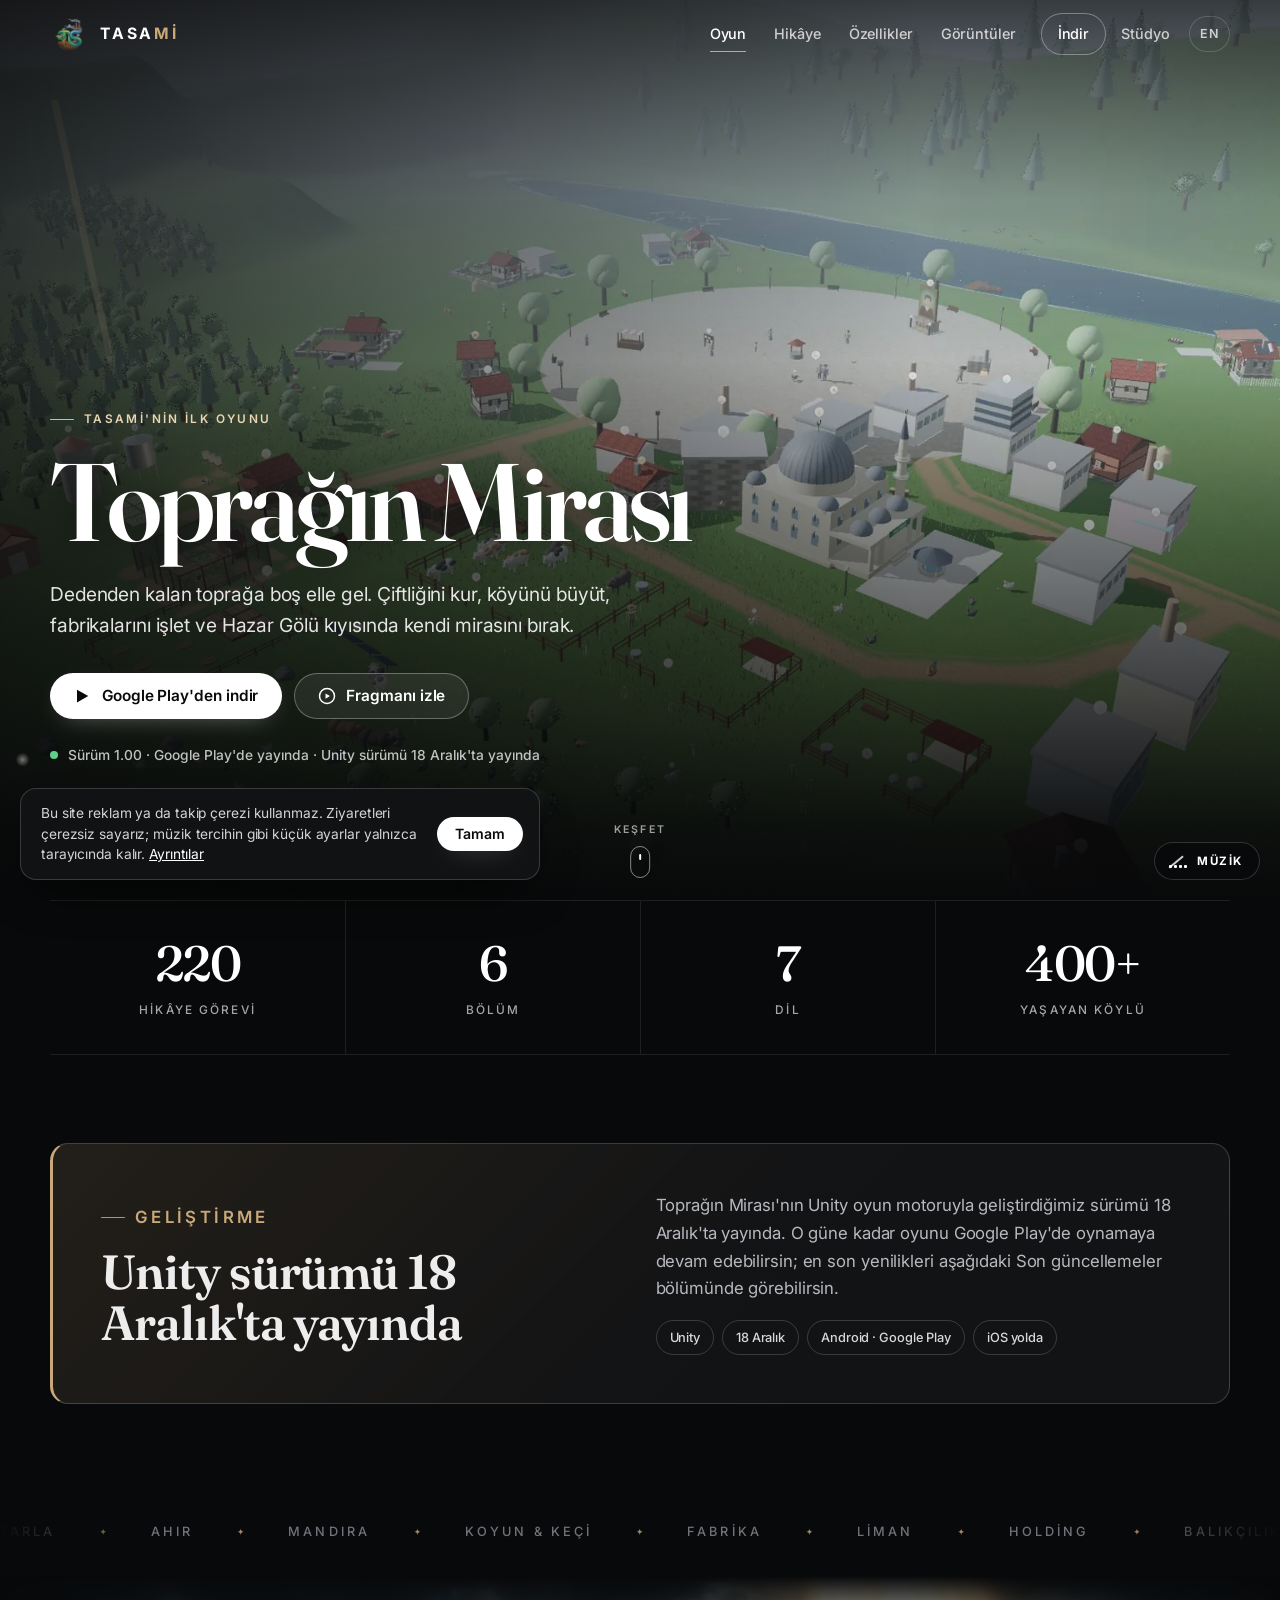
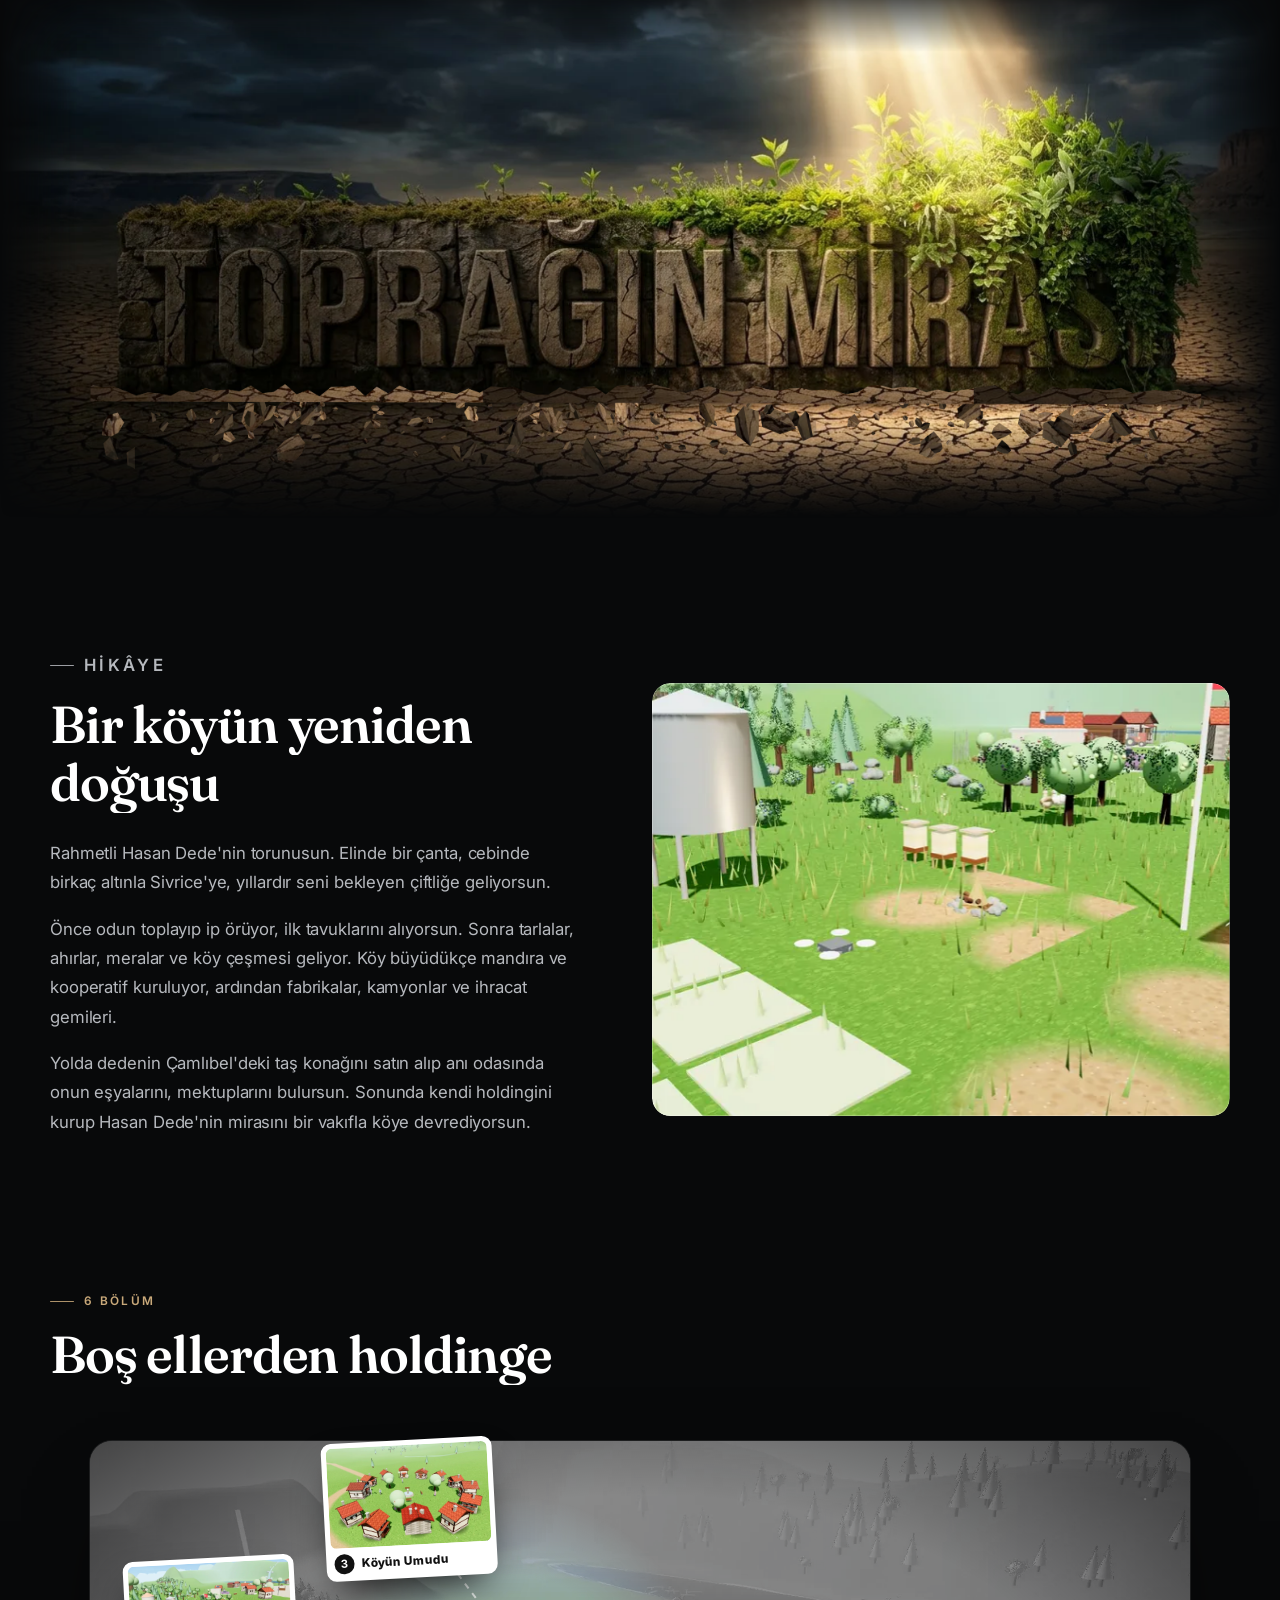
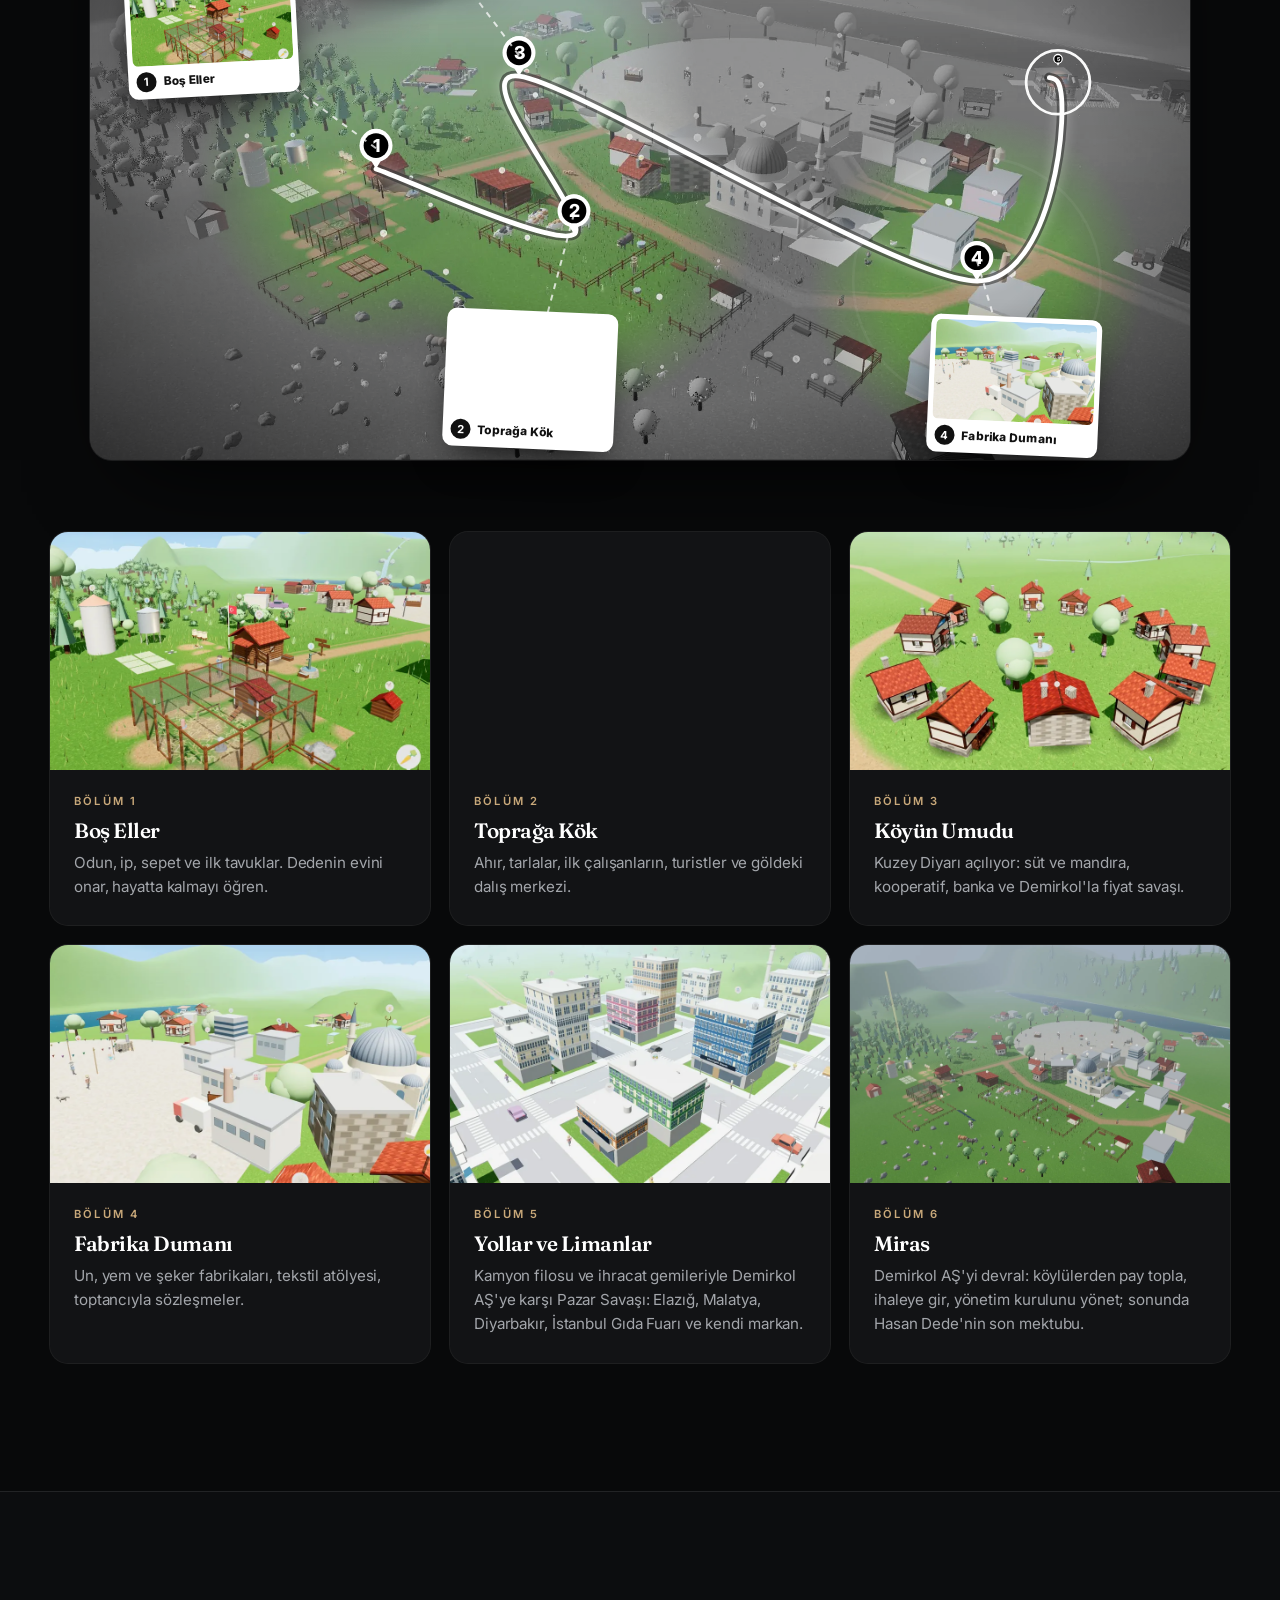
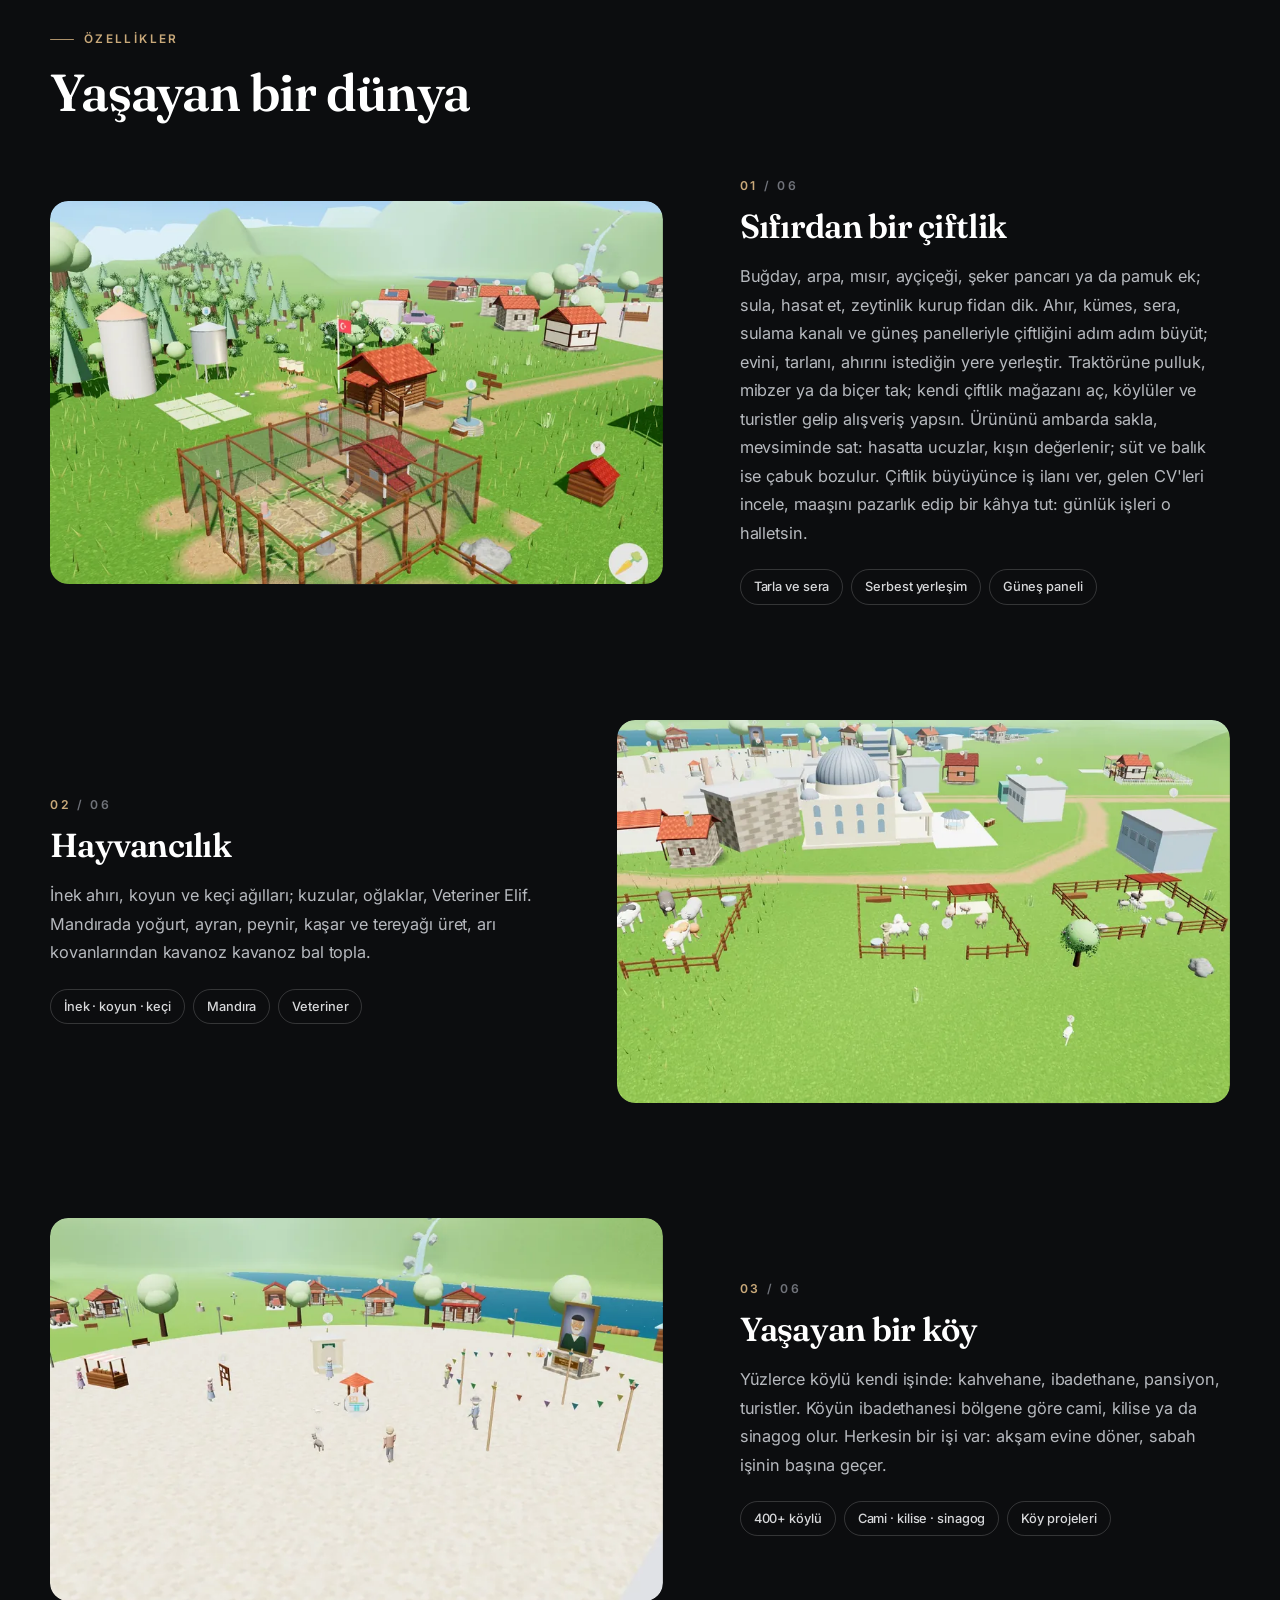
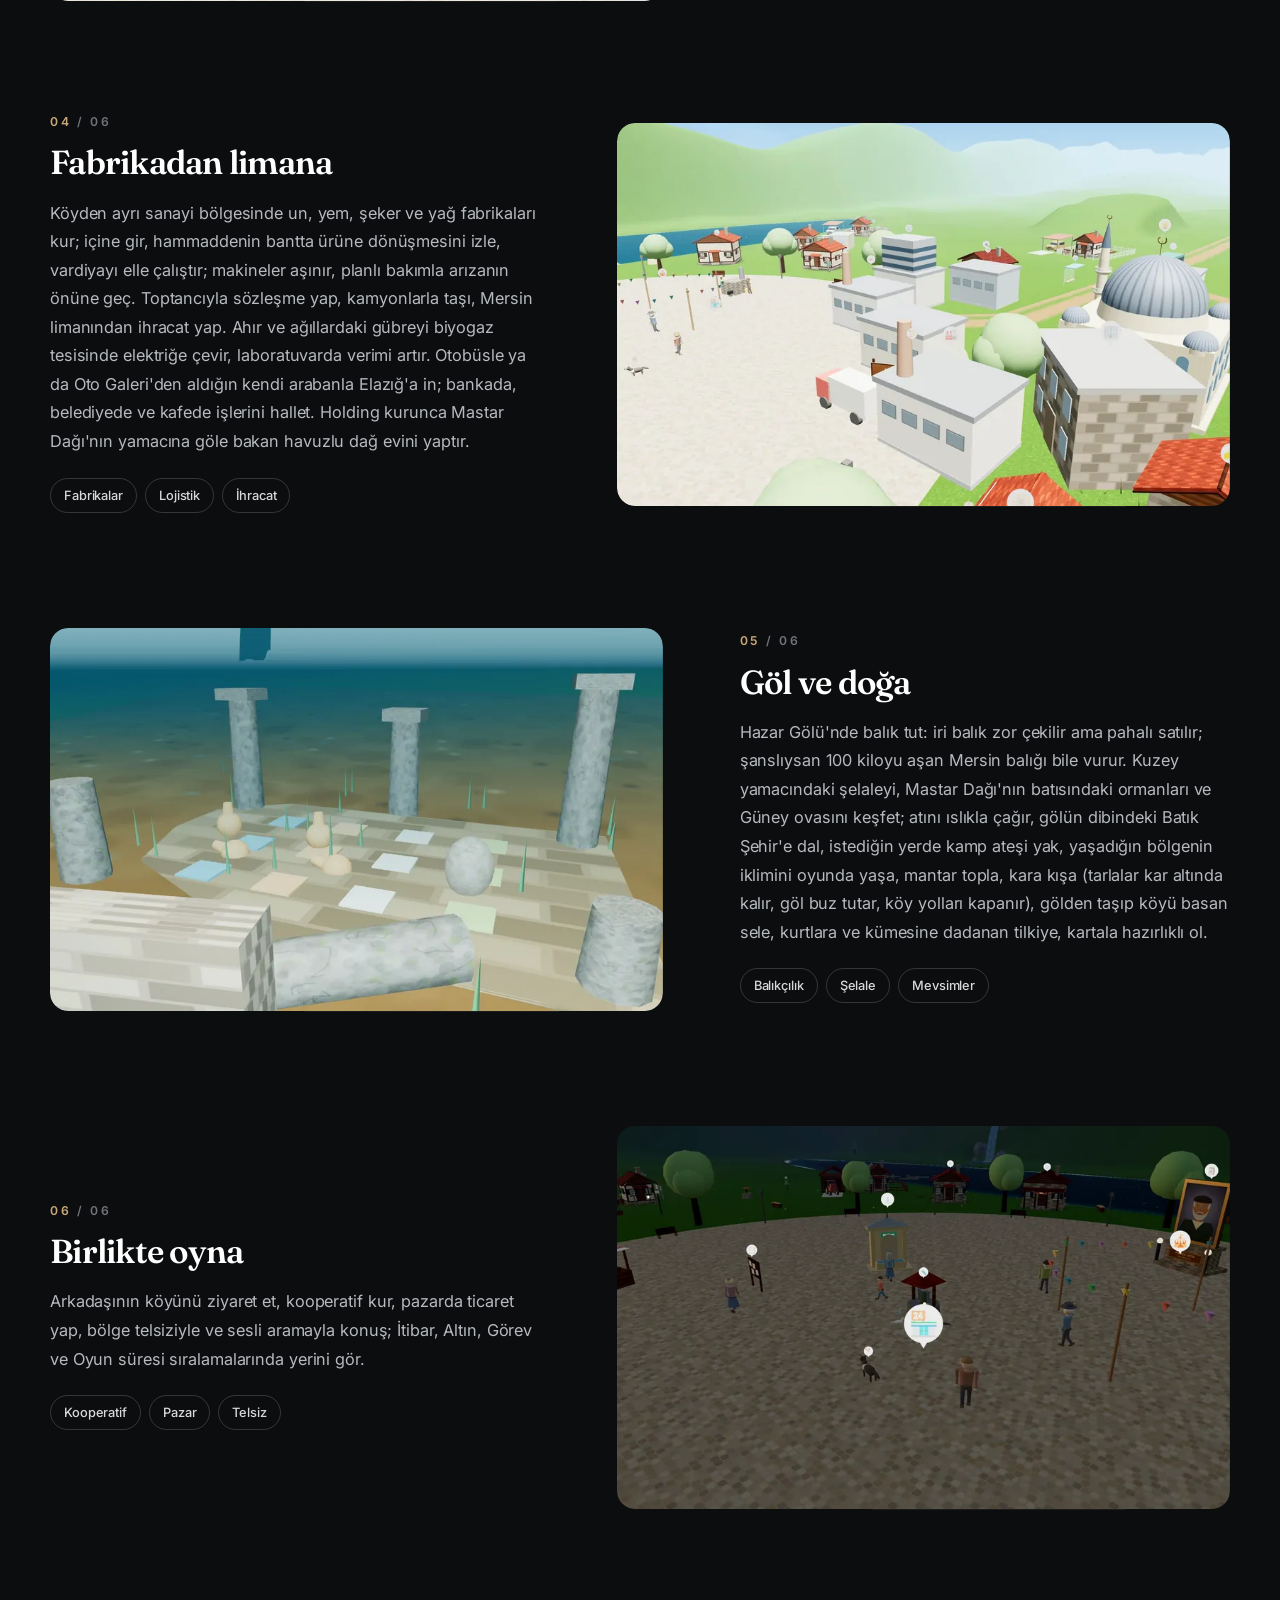
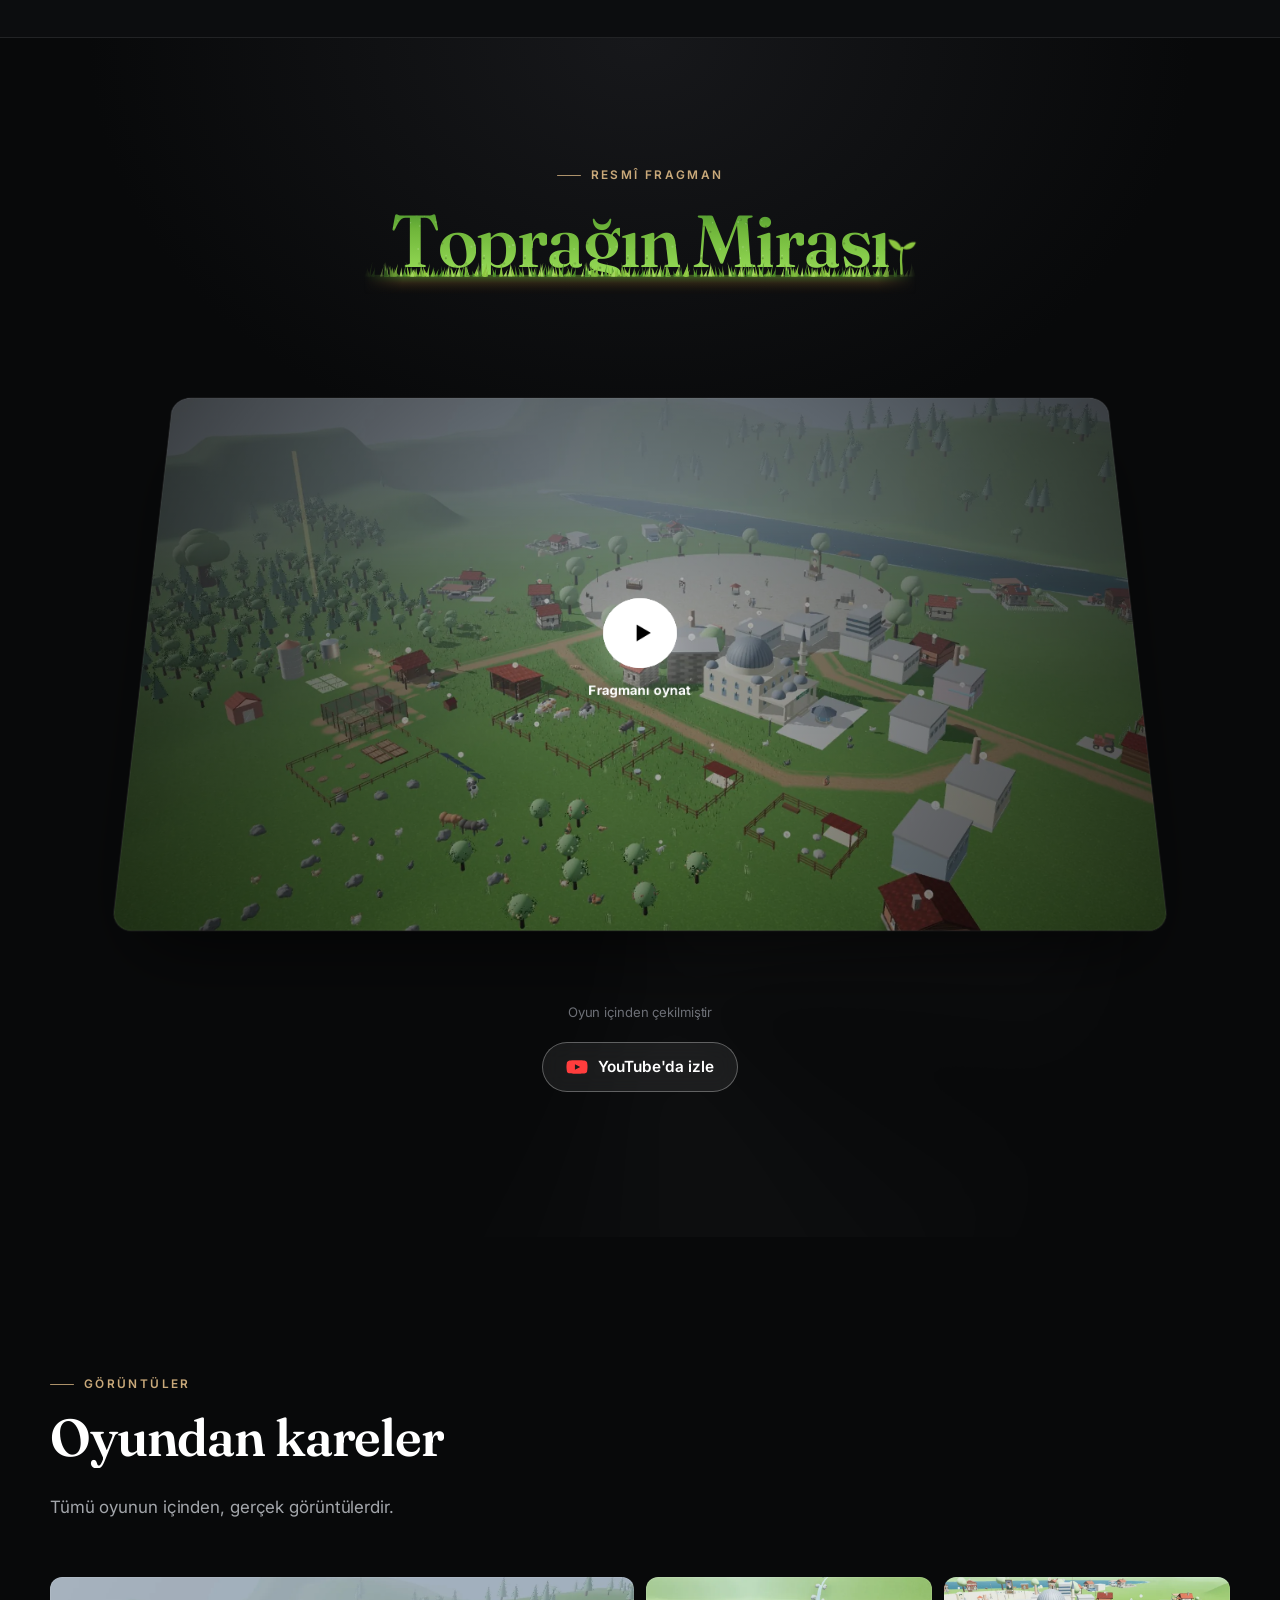
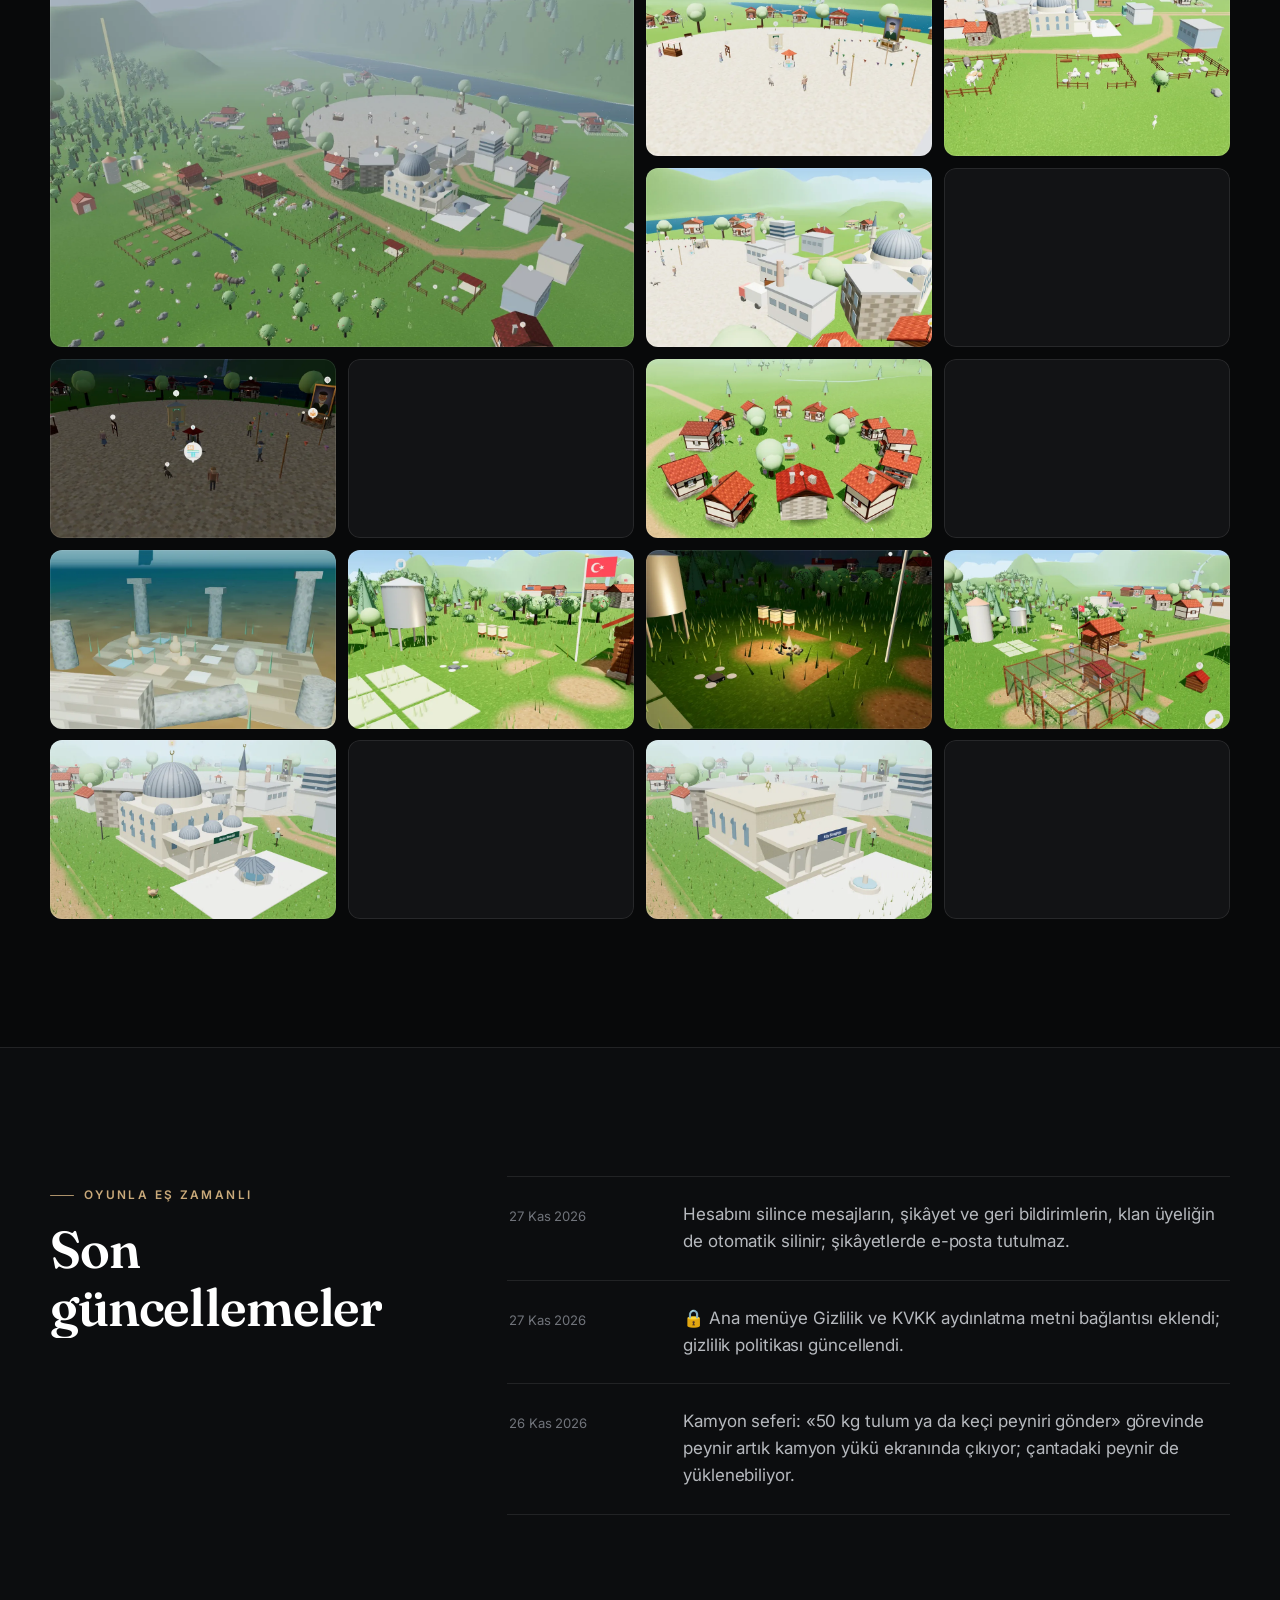
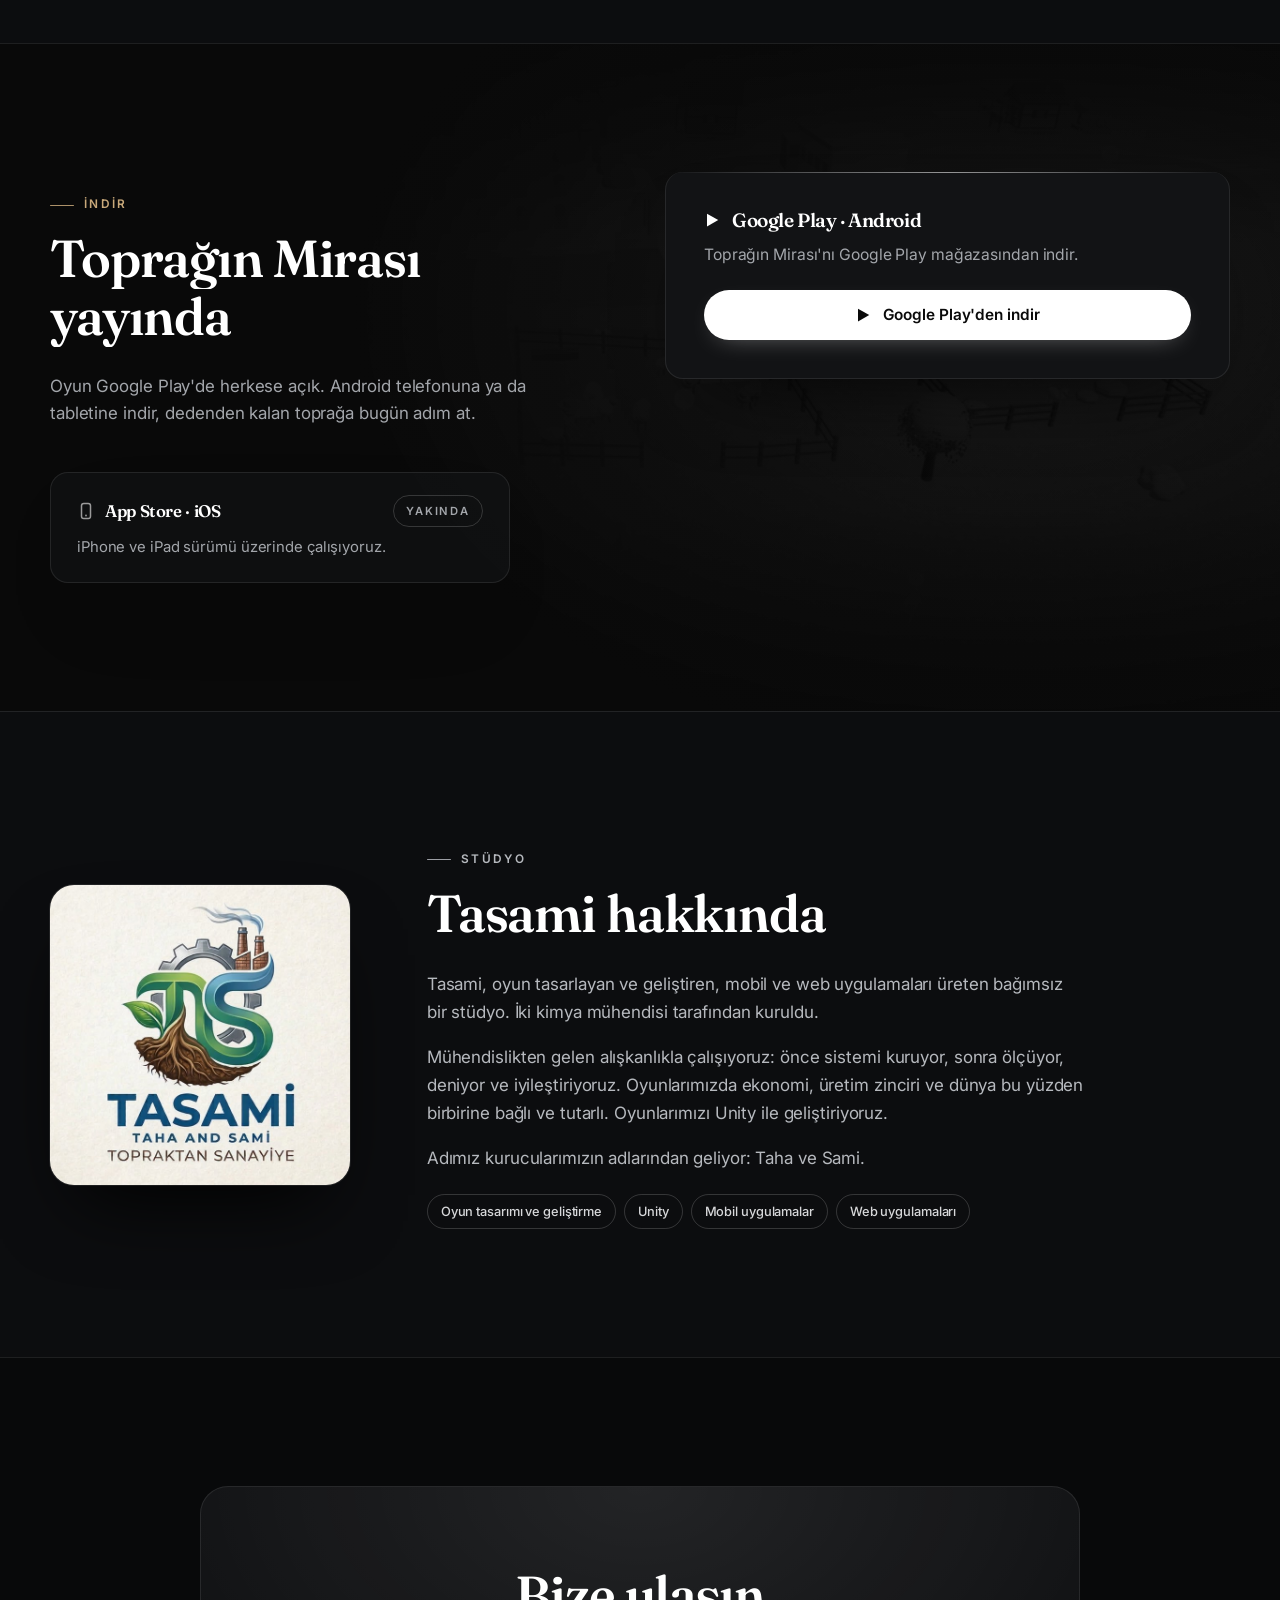
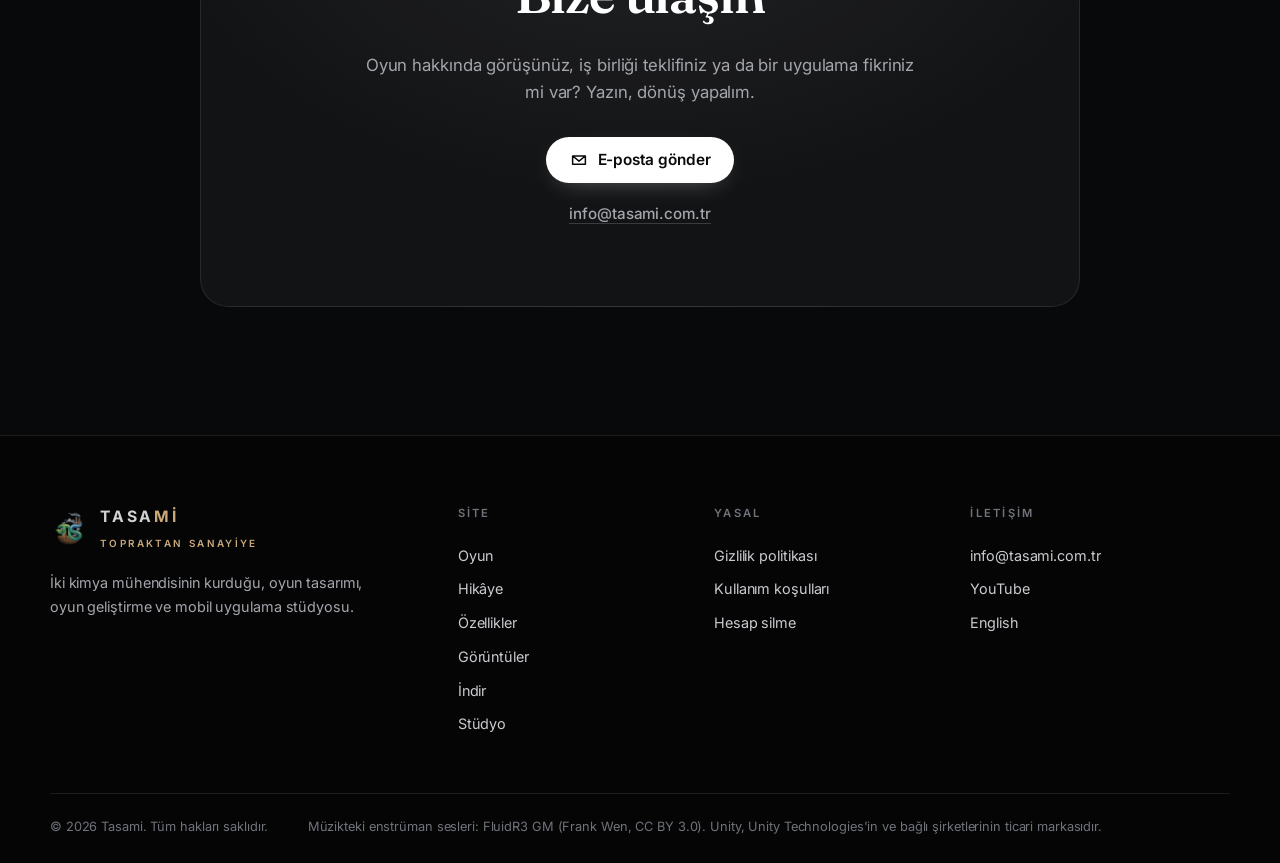
<file: index.html>
<!doctype html>
<html lang="tr">
<head>
<meta charset="utf-8">
<meta name="viewport" content="width=device-width,initial-scale=1,viewport-fit=cover">
<title>Toprağın Mirası: 3D çiftlik ve köy kurma oyunu | Tasami</title>
<meta name="description" content="Toprağın Mirası: Hazar Gölü kıyısında dedenden kalan toprakta çiftlik, köy ve fabrika kurduğun 3D çok oyunculu yaşam oyunu. Şimdi Google Play'de.">
<meta name="robots" content="index,follow,max-image-preview:large">
<link rel="canonical" href="https://tasami.com.tr/">
<link rel="alternate" hreflang="tr" href="https://tasami.com.tr/">
<link rel="alternate" hreflang="en" href="https://tasami.com.tr/en/">
<link rel="alternate" hreflang="x-default" href="https://tasami.com.tr/">
<meta property="og:type" content="website">
<meta property="og:site_name" content="Tasami">
<meta property="og:locale" content="tr_TR">
<meta property="og:locale:alternate" content="en_US">
<meta property="og:title" content="Toprağın Mirası: 3D çiftlik ve köy kurma oyunu | Tasami">
<meta property="og:description" content="Toprağın Mirası: Hazar Gölü kıyısında dedenden kalan toprakta çiftlik, köy ve fabrika kurduğun 3D çok oyunculu yaşam oyunu. Şimdi Google Play'de.">
<meta property="og:url" content="https://tasami.com.tr/">
<meta property="og:image" content="https://tasami.com.tr/assets/img/oyun/baslik-og.jpg">
<meta property="og:image:width" content="1200">
<meta property="og:image:height" content="630">
<meta property="og:image:alt" content="Toprağın Mirası oyun logosu">
<meta name="twitter:card" content="summary_large_image">
<meta name="twitter:title" content="Toprağın Mirası: 3D çiftlik ve köy kurma oyunu | Tasami">
<meta name="twitter:description" content="Toprağın Mirası: Hazar Gölü kıyısında dedenden kalan toprakta çiftlik, köy ve fabrika kurduğun 3D çok oyunculu yaşam oyunu. Şimdi Google Play'de.">
<meta name="twitter:image" content="https://tasami.com.tr/assets/img/oyun/baslik-og.jpg">
<meta name="theme-color" content="#000000">
<link rel="icon" href="/favicon.ico" sizes="48x48">
<link rel="icon" type="image/png" sizes="32x32" href="/favicon-32.png">
<link rel="icon" type="image/png" sizes="16x16" href="/favicon-16.png">
<link rel="apple-touch-icon" href="/apple-touch-icon.png">
<link rel="manifest" href="/site.webmanifest">
<link rel="preload" as="image" href="assets/img/oyun/genel.webp" imagesrcset="assets/img/oyun/genel-k.webp 960w, assets/img/oyun/genel.webp 1920w" imagesizes="100vw">
<link rel="preconnect" href="https://fonts.googleapis.com">
<link rel="preconnect" href="https://fonts.gstatic.com" crossorigin>
<link href="https://fonts.googleapis.com/css2?family=Fraunces:opsz,wght@9..144,400..700&family=Inter:wght@400..700&display=swap" rel="stylesheet">
<link rel="stylesheet" href="assets/site.css">
<script>(function(c){c.add('js');try{if(!sessionStorage.getItem('tsm-intro')&&!matchMedia('(prefers-reduced-motion: reduce)').matches)c.add('intro-on')}catch(e){}})(document.documentElement.classList)</script>
<script type="application/ld+json">[{"@context": "https://schema.org", "@type": "WebSite", "name": "Tasami", "url": "https://tasami.com.tr/", "inLanguage": "tr", "publisher": {"@type": "Organization", "@id": "https://tasami.com.tr/#tasami", "name": "Tasami"}}, {"@context": "https://schema.org", "@type": "Organization", "@id": "https://tasami.com.tr/#tasami", "name": "Tasami", "url": "https://tasami.com.tr/", "logo": "https://tasami.com.tr/assets/img/tasami-logo.png", "email": "info@tasami.com.tr", "description": "İki kimya mühendisinin kurduğu, oyun tasarımı, oyun geliştirme ve mobil uygulama stüdyosu.", "knowsAbout": ["Game design", "Game development", "Unity", "Mobile apps", "Web apps"]}, {"@context": "https://schema.org", "@type": "VideoGame", "name": "Toprağın Mirası", "alternateName": "Legacy of the Land", "url": "https://tasami.com.tr/", "description": "Toprağın Mirası: Hazar Gölü kıyısında dedenden kalan toprakta çiftlik, köy ve fabrika kurduğun 3D çok oyunculu yaşam oyunu. Şimdi Google Play'de.", "genre": ["Simulation", "Farming"], "gamePlatform": ["Android"], "operatingSystem": "Android", "installUrl": "https://play.google.com/store/apps/details?id=com.tasami.topraginmirasi", "playMode": ["SinglePlayer", "MultiPlayer"], "author": {"@type": "Organization", "@id": "https://tasami.com.tr/#tasami", "name": "Tasami"}, "publisher": {"@type": "Organization", "@id": "https://tasami.com.tr/#tasami", "name": "Tasami"}, "inLanguage": ["tr", "en", "de", "fr", "es", "ru", "ku"], "keywords": "çiftlik oyunu, köy kurma oyunu, simülasyon, çok oyunculu, Android, Unity", "image": "https://tasami.com.tr/assets/img/oyun/baslik-og.jpg", "trailer": {"@type": "VideoObject", "name": "Toprağın Mirası | Resmî fragman", "description": "Dedenden kalan toprağa boş elle gel. Çiftliğini kur, köyünü büyüt, fabrikalarını işlet ve Hazar Gölü kıyısında kendi mirasını bırak.", "embedUrl": "https://www.youtube.com/embed/VAp9sWofOYo", "url": "https://www.youtube.com/watch?v=VAp9sWofOYo", "thumbnailUrl": "https://i.ytimg.com/vi/VAp9sWofOYo/hqdefault.jpg", "uploadDate": "2026-10-27T12:00:00+03:00"}}]</script>
<script defer src="https://static.cloudflareinsights.com/beacon.min.js" data-cf-beacon='{"token": "fb4c1c174d214c309af63e72ce75216d"}'></script>
</head>
<body>
<div class="intro" aria-hidden="true">
  <div class="intro-in"><video class="intro-vid" src="assets/video/tasami-logo.mp4" muted playsinline preload="auto"></video><button class="intro-skip" type="button" tabindex="-1">Geç ›</button></div>
</div>
<div class="cursor" aria-hidden="true"></div>
<a class="skip" href="#oyun">Toprağın Mirası</a>

<header class="top" id="top">
  <div class="wrap top-in">
    <a class="brand" href="#oyun" aria-label="Tasami"><img src="assets/img/tasami-amblem.png" alt="" width="48" height="48"><span>TASA<b>Mİ</b></span></a>
    <nav class="nav" id="nav" aria-label="Menü"><a href="#oyun">Oyun</a><a href="#hikaye">Hikâye</a><a href="#ozellikler">Özellikler</a><a href="#goruntuler">Görüntüler</a><a href="#indir">İndir</a><a href="#studyo">Stüdyo</a><a class="lang" href="en/" hreflang="EN" title="English">EN</a></nav>
    <button class="burger" type="button" aria-label="Menü" aria-controls="nav" aria-expanded="false"><span></span><span></span><span></span></button>
  </div>
  <div class="progress" aria-hidden="true"></div>
</header>

<main>
  <section class="hero" id="oyun">
    <div class="hero-media" aria-hidden="true">
      <img src="assets/img/oyun/genel.webp" srcset="assets/img/oyun/genel-k.webp 960w, assets/img/oyun/genel.webp 1920w" sizes="(max-width: 900px) 100vw, 60vw" alt="" width="1920" height="1080">
      <video class="hero-video" muted loop playsinline preload="none" data-src="assets/video/hero.mp4?v=1030"></video>
    </div>
    <div class="hero-shade" aria-hidden="true"></div>
    <canvas class="hero-fx" aria-hidden="true"></canvas>
    <div class="wrap hero-in">
      <p class="kicker">Tasami'nin ilk oyunu</p>
      <h1 class="hero-title">Toprağın Mirası</h1>
      <p class="lead">Dedenden kalan toprağa boş elle gel. Çiftliğini kur, köyünü büyüt, fabrikalarını işlet ve Hazar Gölü kıyısında kendi mirasını bırak.</p>
      <div class="cta">
        <a class="btn primary" href="https://play.google.com/store/apps/details?id=com.tasami.topraginmirasi" target="_blank" rel="noopener"><svg viewBox="0 0 24 24" aria-hidden="true"><path d="M4 3.5v17l15-8.5z"/></svg>Google Play'den indir</a>
        <button class="btn glass" type="button" data-trailer><svg viewBox="0 0 24 24" aria-hidden="true"><circle cx="12" cy="12" r="10" fill="none" stroke="currentColor" stroke-width="2"/><path d="M10 8.5v7l6-3.5z"/></svg>Fragmanı izle</button>
      </div>
      <p class="badge"><i></i>Sürüm 1.00 · Google Play'de yayında · Unity sürümü 18 Aralık'ta yayında</p>
    </div>
    <a class="scroll-cue" href="#hikaye"><span>Keşfet</span><i></i></a>
  </section>

  <section class="stats" aria-label="Toprağın Mirası">
    <div class="wrap stats-in"><div class="stat reveal"><strong data-count="220">220</strong><span>hikâye görevi</span></div><div class="stat reveal"><strong data-count="6">6</strong><span>bölüm</span></div><div class="stat reveal"><strong data-count="7">7</strong><span>dil</span></div><div class="stat reveal"><strong data-count="400+">400+</strong><span>yaşayan köylü</span></div></div>
  </section>

  <section class="dev-band" id="unity" aria-label="Geliştirme">
    <div class="wrap dev reveal">
      <div class="dev-head"><p class="kicker">Geliştirme</p><h2>Unity sürümü 18 Aralık'ta yayında</h2></div>
      <div class="dev-body"><p>Toprağın Mirası'nın Unity oyun motoruyla geliştirdiğimiz sürümü 18 Aralık'ta yayında. O güne kadar oyunu Google Play'de oynamaya devam edebilirsin; en son yenilikleri aşağıdaki Son güncellemeler bölümünde görebilirsin.</p><ul class="tags"><li>Unity</li><li>18 Aralık</li><li>Android · Google Play</li><li>iOS yolda</li></ul></div>
    </div>
  </section>

  <div class="marquee" aria-hidden="true"><div class="mq-row"><div class="mq-in"><span>Tarla</span><i>✦</i><span>Ahır</span><i>✦</i><span>Mandıra</span><i>✦</i><span>Koyun &amp; keçi</span><i>✦</i><span>Fabrika</span><i>✦</i><span>Liman</span><i>✦</i><span>Holding</span><i>✦</i><span>Balıkçılık</span><i>✦</i><span>Kooperatif</span><i>✦</i><span>Güneş paneli</span><i>✦</i><span>Tarla</span><i>✦</i><span>Ahır</span><i>✦</i><span>Mandıra</span><i>✦</i><span>Koyun &amp; keçi</span><i>✦</i><span>Fabrika</span><i>✦</i><span>Liman</span><i>✦</i><span>Holding</span><i>✦</i><span>Balıkçılık</span><i>✦</i><span>Kooperatif</span><i>✦</i><span>Güneş paneli</span><i>✦</i></div></div><div class="mq-row rev"><div class="mq-in"><span>Tarla</span><i>✦</i><span>Ahır</span><i>✦</i><span>Mandıra</span><i>✦</i><span>Koyun &amp; keçi</span><i>✦</i><span>Fabrika</span><i>✦</i><span>Liman</span><i>✦</i><span>Holding</span><i>✦</i><span>Balıkçılık</span><i>✦</i><span>Kooperatif</span><i>✦</i><span>Güneş paneli</span><i>✦</i><span>Tarla</span><i>✦</i><span>Ahır</span><i>✦</i><span>Mandıra</span><i>✦</i><span>Koyun &amp; keçi</span><i>✦</i><span>Fabrika</span><i>✦</i><span>Liman</span><i>✦</i><span>Holding</span><i>✦</i><span>Balıkçılık</span><i>✦</i><span>Kooperatif</span><i>✦</i><span>Güneş paneli</span><i>✦</i></div></div></div>

  <section class="title-art" aria-label="Toprağın Mirası">
    <div class="ta reveal"><img src="assets/img/oyun/baslik.webp" srcset="assets/img/oyun/baslik-k.webp 960w, assets/img/oyun/baslik.webp 1600w" sizes="100vw" alt="Toprağın Mirası" width="1600" height="679" loading="lazy"><canvas class="ta-rise" width="1584" height="672" aria-hidden="true" data-zemin="assets/img/oyun/baslik-zemin.webp" data-tas="assets/img/oyun/baslik-tas.webp"></canvas><i class="ta-beam"></i></div>
  </section>

  <section class="story" id="hikaye">
    <div class="wrap story-in">
      <div class="story-txt reveal">
        <p class="kicker">Hikâye</p>
        <h2>Bir köyün yeniden doğuşu</h2>
        <p>Rahmetli Hasan Dede'nin torunusun. Elinde bir çanta, cebinde birkaç altınla Sivrice'ye, yıllardır seni bekleyen çiftliğe geliyorsun.</p><p>Önce odun toplayıp ip örüyor, ilk tavuklarını alıyorsun. Sonra tarlalar, ahırlar, meralar ve köy çeşmesi geliyor. Köy büyüdükçe mandıra ve kooperatif kuruluyor, ardından fabrikalar, kamyonlar ve ihracat gemileri.</p><p>Yolda dedenin Çamlıbel'deki taş konağını satın alıp anı odasında onun eşyalarını, mektuplarını bulursun. Sonunda kendi holdingini kurup Hasan Dede'nin mirasını bir vakıfla köye devrediyorsun.</p>
      </div>
      <figure class="story-img reveal parallax"><img src="assets/img/oyun/kovan-k.webp" srcset="assets/img/oyun/kovan-k.webp 960w, assets/img/oyun/kovan.webp 1920w" sizes="(max-width: 900px) 100vw, 60vw" alt="Toprağın Mirası: Arı kovanları ve bahçe" width="1920" height="1080" loading="lazy" decoding="async"></figure>
    </div>
  </section>

  <section class="chapters">
    <div class="wrap">
      <div class="sec-head reveal"><p class="kicker">6 bölüm</p><h2>Boş ellerden holdinge</h2></div>
      <div class="jmap reveal" data-pins="416,477;704,572;624,342;1290,640;1408,351;1158,414"><div class="jm-board"><svg class="jm-svg" viewBox="0 0 1600 900" aria-hidden="true"><defs><radialGradient id="jm-g"><stop offset=".55" stop-color="#fff"/><stop offset="1" stop-color="#fff" stop-opacity="0"/></radialGradient><radialGradient id="jm-v" r=".75"><stop offset=".55" stop-opacity="0"/><stop offset="1" stop-opacity=".6"/></radialGradient><filter id="jm-gray"><feColorMatrix type="saturate" values="0"/></filter><mask id="jm-m"><g class="jm-blooms"></g></mask></defs><image href="assets/img/oyun/genel.webp" width="1600" height="900" filter="url(#jm-gray)" opacity=".8"/><image href="assets/img/oyun/genel.webp" width="1600" height="900" mask="url(#jm-m)"/><rect width="1600" height="900" fill="url(#jm-v)" class="jm-vig"/><path class="jm-route-sh"/><path class="jm-route"/><g class="jm-rings"></g><g class="jm-pins"></g></svg></div><svg class="jm-links" viewBox="0 0 1600 900" preserveAspectRatio="none" aria-hidden="true"></svg><a class="jm-card" href="#ch-1" style="left:11%;top:30%" data-i="0"><span class="jm-in"><img src="assets/img/oyun/ciftlik-evi-k.webp" alt="" loading="lazy" decoding="async" width="960" height="540"><span class="jm-cap"><b>1</b>Boş Eller</span></span></a><a class="jm-card" href="#ch-2" style="left:40%;top:87%" data-i="1"><span class="jm-in"><img src="assets/img/oyun/inek-merasi-k.webp" alt="" loading="lazy" decoding="async" width="960" height="540"><span class="jm-cap"><b>2</b>Toprağa Kök</span></span></a><a class="jm-card" href="#ch-3" style="left:29%;top:11%" data-i="2"><span class="jm-in"><img src="assets/img/oyun/kuzey-diyari-k.webp" alt="" loading="lazy" decoding="async" width="960" height="540"><span class="jm-cap"><b>3</b>Köyün Umudu</span></span></a><a class="jm-card" href="#ch-4" style="left:84%;top:88%" data-i="3"><span class="jm-in"><img src="assets/img/oyun/fabrikalar-k.webp" alt="" loading="lazy" decoding="async" width="960" height="540"><span class="jm-cap"><b>4</b>Fabrika Dumanı</span></span></a><a class="jm-card" href="#ch-5" style="left:89%;top:12%" data-i="4"><span class="jm-in"><img src="assets/img/oyun/iskele-k.webp" alt="" loading="lazy" decoding="async" width="960" height="540"><span class="jm-cap"><b>5</b>Yollar ve Limanlar</span></span></a><a class="jm-card" href="#ch-6" style="left:61%;top:12%" data-i="5"><span class="jm-in"><img src="assets/img/oyun/koy-ve-sanayi-k.webp" alt="" loading="lazy" decoding="async" width="960" height="540"><span class="jm-cap"><b>6</b>Miras</span></span></a></div>
    </div>
    <div class="ch-track-wrap">
      <ol class="ch-track"><li class="ch reveal" id="ch-1" style="--i:0"><figure><img src="assets/img/oyun/ciftlik-evi-k.webp" srcset="assets/img/oyun/ciftlik-evi-k.webp 960w, assets/img/oyun/ciftlik-evi.webp 1920w" sizes="(max-width: 900px) 100vw, 60vw" alt="Toprağın Mirası: Dedenin çiftliği" width="1920" height="1080" loading="lazy" decoding="async"></figure><div class="ch-body"><span class="ch-n">Bölüm 1</span><h3>Boş Eller</h3><p>Odun, ip, sepet ve ilk tavuklar. Dedenin evini onar, hayatta kalmayı öğren.</p></div></li><li class="ch reveal" id="ch-2" style="--i:1"><figure><img src="assets/img/oyun/inek-merasi-k.webp" srcset="assets/img/oyun/inek-merasi-k.webp 960w, assets/img/oyun/inek-merasi.webp 1920w" sizes="(max-width: 900px) 100vw, 60vw" alt="Toprağın Mirası: İnek merası ve ahır" width="1920" height="1080" loading="lazy" decoding="async"></figure><div class="ch-body"><span class="ch-n">Bölüm 2</span><h3>Toprağa Kök</h3><p>Ahır, tarlalar, ilk çalışanların, turistler ve göldeki dalış merkezi.</p></div></li><li class="ch reveal" id="ch-3" style="--i:2"><figure><img src="assets/img/oyun/kuzey-diyari-k.webp" srcset="assets/img/oyun/kuzey-diyari-k.webp 960w, assets/img/oyun/kuzey-diyari.webp 1920w" sizes="(max-width: 900px) 100vw, 60vw" alt="Toprağın Mirası: Kuzey Diyarı · Çamlıbel" width="1920" height="1080" loading="lazy" decoding="async"></figure><div class="ch-body"><span class="ch-n">Bölüm 3</span><h3>Köyün Umudu</h3><p>Kuzey Diyarı açılıyor: süt ve mandıra, kooperatif, banka ve Demirkol'la fiyat savaşı.</p></div></li><li class="ch reveal" id="ch-4" style="--i:3"><figure><img src="assets/img/oyun/fabrikalar-k.webp" srcset="assets/img/oyun/fabrikalar-k.webp 960w, assets/img/oyun/fabrikalar.webp 1920w" sizes="(max-width: 900px) 100vw, 60vw" alt="Toprağın Mirası: Fabrikalar" width="1920" height="1080" loading="lazy" decoding="async"></figure><div class="ch-body"><span class="ch-n">Bölüm 4</span><h3>Fabrika Dumanı</h3><p>Un, yem ve şeker fabrikaları, tekstil atölyesi, toptancıyla sözleşmeler.</p></div></li><li class="ch reveal" id="ch-5" style="--i:4"><figure><img src="assets/img/oyun/sehir-k.webp" srcset="assets/img/oyun/sehir-k.webp 960w, assets/img/oyun/sehir.webp 1920w" sizes="(max-width: 900px) 100vw, 60vw" alt="Toprağın Mirası: Elazığ şehri" width="1920" height="1080" loading="lazy" decoding="async"></figure><div class="ch-body"><span class="ch-n">Bölüm 5</span><h3>Yollar ve Limanlar</h3><p>Kamyon filosu ve ihracat gemileriyle Demirkol AŞ'ye karşı Pazar Savaşı: Elazığ, Malatya, Diyarbakır, İstanbul Gıda Fuarı ve kendi markan.</p></div></li><li class="ch reveal" id="ch-6" style="--i:5"><figure><img src="assets/img/oyun/genel-k.webp" srcset="assets/img/oyun/genel-k.webp 960w, assets/img/oyun/genel.webp 1920w" sizes="(max-width: 900px) 100vw, 60vw" alt="Toprağın Mirası: Hazar Gölü kıyısında köy ve çiftlik" width="1920" height="1080" loading="lazy" decoding="async"></figure><div class="ch-body"><span class="ch-n">Bölüm 6</span><h3>Miras</h3><p>Demirkol AŞ'yi devral: köylülerden pay topla, ihaleye gir, yönetim kurulunu yönet; sonunda Hasan Dede'nin son mektubu.</p></div></li></ol>
    </div>
  </section>

  <section class="features" id="ozellikler">
    <div class="wrap">
      <div class="sec-head reveal"><p class="kicker">Özellikler</p><h2>Yaşayan bir dünya</h2></div>
      <article class="feat"><figure class="feat-img reveal"><img src="assets/img/oyun/ciftlik-evi-k.webp" srcset="assets/img/oyun/ciftlik-evi-k.webp 960w, assets/img/oyun/ciftlik-evi.webp 1920w" sizes="(max-width: 900px) 100vw, 60vw" alt="Toprağın Mirası: Dedenin çiftliği" width="1920" height="1080" loading="lazy" decoding="async"></figure><div class="feat-txt reveal"><span class="feat-n">01</span><h3>Sıfırdan bir çiftlik</h3><p>Buğday, arpa, mısır, ayçiçeği, şeker pancarı ya da pamuk ek; sula, hasat et, zeytinlik kurup fidan dik. Ahır, kümes, sera, sulama kanalı ve güneş panelleriyle çiftliğini adım adım büyüt; evini, tarlanı, ahırını istediğin yere yerleştir. Traktörüne pulluk, mibzer ya da biçer tak; kendi çiftlik mağazanı aç, köylüler ve turistler gelip alışveriş yapsın. Ürününü ambarda sakla, mevsiminde sat: hasatta ucuzlar, kışın değerlenir; süt ve balık ise çabuk bozulur. Çiftlik büyüyünce iş ilanı ver, gelen CV'leri incele, maaşını pazarlık edip bir kâhya tut: günlük işleri o halletsin.</p><ul class="tags"><li>Tarla ve sera</li><li>Serbest yerleşim</li><li>Güneş paneli</li></ul></div></article><article class="feat flip"><figure class="feat-img reveal"><img src="assets/img/oyun/meralar-k.webp" srcset="assets/img/oyun/meralar-k.webp 960w, assets/img/oyun/meralar.webp 1920w" sizes="(max-width: 900px) 100vw, 60vw" alt="Toprağın Mirası: İnek ahırı, koyun ağılı ve keçi ağılı" width="1920" height="1080" loading="lazy" decoding="async"></figure><div class="feat-txt reveal"><span class="feat-n">02</span><h3>Hayvancılık</h3><p>İnek ahırı, koyun ve keçi ağılları; kuzular, oğlaklar, Veteriner Elif. Mandırada yoğurt, ayran, peynir, kaşar ve tereyağı üret, arı kovanlarından kavanoz kavanoz bal topla.</p><ul class="tags"><li>İnek · koyun · keçi</li><li>Mandıra</li><li>Veteriner</li></ul></div></article><article class="feat"><figure class="feat-img reveal"><img src="assets/img/oyun/koy-meydani-k.webp" srcset="assets/img/oyun/koy-meydani-k.webp 960w, assets/img/oyun/koy-meydani.webp 1920w" sizes="(max-width: 900px) 100vw, 60vw" alt="Toprağın Mirası: Köy meydanı" width="1920" height="1080" loading="lazy" decoding="async"></figure><div class="feat-txt reveal"><span class="feat-n">03</span><h3>Yaşayan bir köy</h3><p>Yüzlerce köylü kendi işinde: kahvehane, ibadethane, pansiyon, turistler. Köyün ibadethanesi bölgene göre cami, kilise ya da sinagog olur. Herkesin bir işi var: akşam evine döner, sabah işinin başına geçer.</p><ul class="tags"><li>400+ köylü</li><li>Cami · kilise · sinagog</li><li>Köy projeleri</li></ul></div></article><article class="feat flip"><figure class="feat-img reveal"><img src="assets/img/oyun/fabrikalar-k.webp" srcset="assets/img/oyun/fabrikalar-k.webp 960w, assets/img/oyun/fabrikalar.webp 1920w" sizes="(max-width: 900px) 100vw, 60vw" alt="Toprağın Mirası: Fabrikalar" width="1920" height="1080" loading="lazy" decoding="async"></figure><div class="feat-txt reveal"><span class="feat-n">04</span><h3>Fabrikadan limana</h3><p>Köyden ayrı sanayi bölgesinde un, yem, şeker ve yağ fabrikaları kur; içine gir, hammaddenin bantta ürüne dönüşmesini izle, vardiyayı elle çalıştır; makineler aşınır, planlı bakımla arızanın önüne geç. Toptancıyla sözleşme yap, kamyonlarla taşı, Mersin limanından ihracat yap. Ahır ve ağıllardaki gübreyi biyogaz tesisinde elektriğe çevir, laboratuvarda verimi artır. Otobüsle ya da Oto Galeri'den aldığın kendi arabanla Elazığ'a in; bankada, belediyede ve kafede işlerini hallet. Holding kurunca Mastar Dağı'nın yamacına göle bakan havuzlu dağ evini yaptır.</p><ul class="tags"><li>Fabrikalar</li><li>Lojistik</li><li>İhracat</li></ul></div></article><article class="feat"><figure class="feat-img reveal"><img src="assets/img/oyun/batik-sehir-k.webp" srcset="assets/img/oyun/batik-sehir-k.webp 960w, assets/img/oyun/batik-sehir.webp 1920w" sizes="(max-width: 900px) 100vw, 60vw" alt="Toprağın Mirası: Hazar Gölü'nün dibindeki Batık Şehir" width="1920" height="1080" loading="lazy" decoding="async"></figure><div class="feat-txt reveal"><span class="feat-n">05</span><h3>Göl ve doğa</h3><p>Hazar Gölü'nde balık tut: iri balık zor çekilir ama pahalı satılır; şanslıysan 100 kiloyu aşan Mersin balığı bile vurur. Kuzey yamacındaki şelaleyi, Mastar Dağı'nın batısındaki ormanları ve Güney ovasını keşfet; atını ıslıkla çağır, gölün dibindeki Batık Şehir'e dal, istediğin yerde kamp ateşi yak, yaşadığın bölgenin iklimini oyunda yaşa, mantar topla, kara kışa (tarlalar kar altında kalır, göl buz tutar, köy yolları kapanır), gölden taşıp köyü basan sele, kurtlara ve kümesine dadanan tilkiye, kartala hazırlıklı ol.</p><ul class="tags"><li>Balıkçılık</li><li>Şelale</li><li>Mevsimler</li></ul></div></article><article class="feat flip"><figure class="feat-img reveal"><img src="assets/img/oyun/gece-k.webp" srcset="assets/img/oyun/gece-k.webp 960w, assets/img/oyun/gece.webp 1920w" sizes="(max-width: 900px) 100vw, 60vw" alt="Toprağın Mirası: Gece meydan" width="1920" height="1080" loading="lazy" decoding="async"></figure><div class="feat-txt reveal"><span class="feat-n">06</span><h3>Birlikte oyna</h3><p>Arkadaşının köyünü ziyaret et, kooperatif kur, pazarda ticaret yap, bölge telsiziyle ve sesli aramayla konuş; İtibar, Altın, Görev ve Oyun süresi sıralamalarında yerini gör.</p><ul class="tags"><li>Kooperatif</li><li>Pazar</li><li>Telsiz</li></ul></div></article>
    </div>
  </section>

  <section class="trailer" id="fragman">
    <div class="wrap">
      <div class="sec-head center reveal"><p class="kicker">Resmî fragman</p><h2 data-grow>Toprağın Mirası</h2></div>
      <div class="video-frame reveal">
        <button class="vf-play" type="button" aria-label="Fragmanı oynat"><span><svg viewBox="0 0 24 24" aria-hidden="true"><path d="M7 4.5v15l12-7.5z"/></svg></span><b>Fragmanı oynat</b></button>
        <video playsinline preload="none" poster="assets/img/oyun/genel.webp">
          <source src="assets/video/toprak-mirasi-fragman.mp4?v=1030" type="video/mp4">
        </video>
      </div>
      <p class="note">Oyun içinden çekilmiştir</p>
      <p class="yt-row"><a class="btn glass" href="https://www.youtube.com/watch?v=VAp9sWofOYo" target="_blank" rel="noopener"><svg viewBox="0 0 24 24" aria-hidden="true"><path fill="currentColor" d="M23 7.2a3 3 0 0 0-2.1-2.1C19 4.6 12 4.6 12 4.6s-7 0-8.9.5A3 3 0 0 0 1 7.2 31 31 0 0 0 .5 12a31 31 0 0 0 .5 4.8 3 3 0 0 0 2.1 2.1c1.9.5 8.9.5 8.9.5s7 0 8.9-.5a3 3 0 0 0 2.1-2.1 31 31 0 0 0 .5-4.8 31 31 0 0 0-.5-4.8zM9.75 15.02V8.98L15.5 12z"/></svg>YouTube'da izle</a></p>
    </div>
  </section>

  <section class="gallery" id="goruntuler">
    <div class="wrap">
      <div class="sec-head reveal"><p class="kicker">Görüntüler</p><h2>Oyundan kareler</h2><p class="sub">Tümü oyunun içinden, gerçek görüntülerdir.</p></div>
      <div class="g-grid"><figure class="g-item reveal wide" style="--i:0"><a href="assets/img/oyun/genel.webp" data-cap="Hazar Gölü kıyısında köy ve çiftlik"><img src="assets/img/oyun/genel-k.webp" srcset="assets/img/oyun/genel-k.webp 960w, assets/img/oyun/genel.webp 1920w" sizes="(max-width: 900px) 100vw, 60vw" alt="Toprağın Mirası: Hazar Gölü kıyısında köy ve çiftlik" width="1920" height="1080" loading="lazy" decoding="async"></a><figcaption>Hazar Gölü kıyısında köy ve çiftlik</figcaption></figure><figure class="g-item reveal" style="--i:1"><a href="assets/img/oyun/koy-meydani.webp" data-cap="Köy meydanı"><img src="assets/img/oyun/koy-meydani-k.webp" srcset="assets/img/oyun/koy-meydani-k.webp 960w, assets/img/oyun/koy-meydani.webp 1920w" sizes="(max-width: 900px) 100vw, 60vw" alt="Toprağın Mirası: Köy meydanı" width="1920" height="1080" loading="lazy" decoding="async"></a><figcaption>Köy meydanı</figcaption></figure><figure class="g-item reveal" style="--i:2"><a href="assets/img/oyun/meralar.webp" data-cap="İnek ahırı, koyun ağılı ve keçi ağılı"><img src="assets/img/oyun/meralar-k.webp" srcset="assets/img/oyun/meralar-k.webp 960w, assets/img/oyun/meralar.webp 1920w" sizes="(max-width: 900px) 100vw, 60vw" alt="Toprağın Mirası: İnek ahırı, koyun ağılı ve keçi ağılı" width="1920" height="1080" loading="lazy" decoding="async"></a><figcaption>İnek ahırı, koyun ağılı ve keçi ağılı</figcaption></figure><figure class="g-item reveal" style="--i:3"><a href="assets/img/oyun/fabrikalar.webp" data-cap="Fabrikalar"><img src="assets/img/oyun/fabrikalar-k.webp" srcset="assets/img/oyun/fabrikalar-k.webp 960w, assets/img/oyun/fabrikalar.webp 1920w" sizes="(max-width: 900px) 100vw, 60vw" alt="Toprağın Mirası: Fabrikalar" width="1920" height="1080" loading="lazy" decoding="async"></a><figcaption>Fabrikalar</figcaption></figure><figure class="g-item reveal" style="--i:0"><a href="assets/img/oyun/koy-ve-sanayi.webp" data-cap="Köy ve sanayi"><img src="assets/img/oyun/koy-ve-sanayi-k.webp" srcset="assets/img/oyun/koy-ve-sanayi-k.webp 960w, assets/img/oyun/koy-ve-sanayi.webp 1920w" sizes="(max-width: 900px) 100vw, 60vw" alt="Toprağın Mirası: Köy ve sanayi" width="1920" height="1080" loading="lazy" decoding="async"></a><figcaption>Köy ve sanayi</figcaption></figure><figure class="g-item reveal" style="--i:1"><a href="assets/img/oyun/gece.webp" data-cap="Gece meydan"><img src="assets/img/oyun/gece-k.webp" srcset="assets/img/oyun/gece-k.webp 960w, assets/img/oyun/gece.webp 1920w" sizes="(max-width: 900px) 100vw, 60vw" alt="Toprağın Mirası: Gece meydan" width="1920" height="1080" loading="lazy" decoding="async"></a><figcaption>Gece meydan</figcaption></figure><figure class="g-item reveal" style="--i:2"><a href="assets/img/oyun/iskele.webp" data-cap="İskele"><img src="assets/img/oyun/iskele-k.webp" srcset="assets/img/oyun/iskele-k.webp 960w, assets/img/oyun/iskele.webp 1920w" sizes="(max-width: 900px) 100vw, 60vw" alt="Toprağın Mirası: İskele" width="1920" height="1080" loading="lazy" decoding="async"></a><figcaption>İskele</figcaption></figure><figure class="g-item reveal" style="--i:3"><a href="assets/img/oyun/kuzey-diyari.webp" data-cap="Kuzey Diyarı · Çamlıbel"><img src="assets/img/oyun/kuzey-diyari-k.webp" srcset="assets/img/oyun/kuzey-diyari-k.webp 960w, assets/img/oyun/kuzey-diyari.webp 1920w" sizes="(max-width: 900px) 100vw, 60vw" alt="Toprağın Mirası: Kuzey Diyarı · Çamlıbel" width="1920" height="1080" loading="lazy" decoding="async"></a><figcaption>Kuzey Diyarı · Çamlıbel</figcaption></figure><figure class="g-item reveal" style="--i:0"><a href="assets/img/oyun/sehir.webp" data-cap="Elazığ şehri"><img src="assets/img/oyun/sehir-k.webp" srcset="assets/img/oyun/sehir-k.webp 960w, assets/img/oyun/sehir.webp 1920w" sizes="(max-width: 900px) 100vw, 60vw" alt="Toprağın Mirası: Elazığ şehri" width="1920" height="1080" loading="lazy" decoding="async"></a><figcaption>Elazığ şehri</figcaption></figure><figure class="g-item reveal" style="--i:1"><a href="assets/img/oyun/batik-sehir.webp" data-cap="Hazar Gölü'nün dibindeki Batık Şehir"><img src="assets/img/oyun/batik-sehir-k.webp" srcset="assets/img/oyun/batik-sehir-k.webp 960w, assets/img/oyun/batik-sehir.webp 1920w" sizes="(max-width: 900px) 100vw, 60vw" alt="Toprağın Mirası: Hazar Gölü'nün dibindeki Batık Şehir" width="1920" height="1080" loading="lazy" decoding="async"></a><figcaption>Hazar Gölü'nün dibindeki Batık Şehir</figcaption></figure><figure class="g-item reveal" style="--i:2"><a href="assets/img/oyun/kovan.webp" data-cap="Arı kovanları ve bahçe"><img src="assets/img/oyun/kovan-k.webp" srcset="assets/img/oyun/kovan-k.webp 960w, assets/img/oyun/kovan.webp 1920w" sizes="(max-width: 900px) 100vw, 60vw" alt="Toprağın Mirası: Arı kovanları ve bahçe" width="1920" height="1080" loading="lazy" decoding="async"></a><figcaption>Arı kovanları ve bahçe</figcaption></figure><figure class="g-item reveal" style="--i:3"><a href="assets/img/oyun/kamp-atesi.webp" data-cap="Akşam kamp ateşi"><img src="assets/img/oyun/kamp-atesi-k.webp" srcset="assets/img/oyun/kamp-atesi-k.webp 960w, assets/img/oyun/kamp-atesi.webp 1920w" sizes="(max-width: 900px) 100vw, 60vw" alt="Toprağın Mirası: Akşam kamp ateşi" width="1920" height="1080" loading="lazy" decoding="async"></a><figcaption>Akşam kamp ateşi</figcaption></figure><figure class="g-item reveal" style="--i:0"><a href="assets/img/oyun/ciftlik-evi.webp" data-cap="Dedenin çiftliği"><img src="assets/img/oyun/ciftlik-evi-k.webp" srcset="assets/img/oyun/ciftlik-evi-k.webp 960w, assets/img/oyun/ciftlik-evi.webp 1920w" sizes="(max-width: 900px) 100vw, 60vw" alt="Toprağın Mirası: Dedenin çiftliği" width="1920" height="1080" loading="lazy" decoding="async"></a><figcaption>Dedenin çiftliği</figcaption></figure><figure class="g-item reveal" style="--i:1"><a href="assets/img/oyun/cami.webp" data-cap="Köyün ibadethanesi · cami"><img src="assets/img/oyun/cami-k.webp" srcset="assets/img/oyun/cami-k.webp 960w, assets/img/oyun/cami.webp 1920w" sizes="(max-width: 900px) 100vw, 60vw" alt="Toprağın Mirası: Köyün ibadethanesi · cami" width="1920" height="1080" loading="lazy" decoding="async"></a><figcaption>Köyün ibadethanesi · cami</figcaption></figure><figure class="g-item reveal" style="--i:2"><a href="assets/img/oyun/kilise.webp" data-cap="Köyün ibadethanesi · kilise"><img src="assets/img/oyun/kilise-k.webp" srcset="assets/img/oyun/kilise-k.webp 960w, assets/img/oyun/kilise.webp 1920w" sizes="(max-width: 900px) 100vw, 60vw" alt="Toprağın Mirası: Köyün ibadethanesi · kilise" width="1920" height="1080" loading="lazy" decoding="async"></a><figcaption>Köyün ibadethanesi · kilise</figcaption></figure><figure class="g-item reveal" style="--i:3"><a href="assets/img/oyun/sinagog.webp" data-cap="Köyün ibadethanesi · sinagog"><img src="assets/img/oyun/sinagog-k.webp" srcset="assets/img/oyun/sinagog-k.webp 960w, assets/img/oyun/sinagog.webp 1920w" sizes="(max-width: 900px) 100vw, 60vw" alt="Toprağın Mirası: Köyün ibadethanesi · sinagog" width="1920" height="1080" loading="lazy" decoding="async"></a><figcaption>Köyün ibadethanesi · sinagog</figcaption></figure><figure class="g-item reveal" style="--i:0"><a href="assets/img/oyun/gol-kiyisi.webp" data-cap="Göl kıyısı"><img src="assets/img/oyun/gol-kiyisi-k.webp" srcset="assets/img/oyun/gol-kiyisi-k.webp 960w, assets/img/oyun/gol-kiyisi.webp 1920w" sizes="(max-width: 900px) 100vw, 60vw" alt="Toprağın Mirası: Göl kıyısı" width="1920" height="1080" loading="lazy" decoding="async"></a><figcaption>Göl kıyısı</figcaption></figure></div>
    </div>
  </section>

  <section class="updates" id="guncellemeler">
    <div class="wrap">
      <div class="sec-head reveal"><p class="kicker">Oyunla eş zamanlı</p><h2>Son güncellemeler</h2></div>
      <ol class="upd-list"><li class="upd reveal" style="--i:0"><div class="upd-m"><time datetime="2026-11-27">27 Kas 2026</time></div><p>Hesabını silince mesajların, şikâyet ve geri bildirimlerin, klan üyeliğin de otomatik silinir; şikâyetlerde e-posta tutulmaz.</p></li><li class="upd reveal" style="--i:1"><div class="upd-m"><time datetime="2026-11-27">27 Kas 2026</time></div><p>🔒 Ana menüye Gizlilik ve KVKK aydınlatma metni bağlantısı eklendi; gizlilik politikası güncellendi.</p></li><li class="upd reveal" style="--i:2"><div class="upd-m"><time datetime="2026-11-26">26 Kas 2026</time></div><p>Kamyon seferi: «50 kg tulum ya da keçi peyniri gönder» görevinde peynir artık kamyon yükü ekranında çıkıyor; çantadaki peynir de yüklenebiliyor.</p></li></ol>
    </div>
  </section>

  <section class="test" id="indir">
    <div class="test-bg" aria-hidden="true"></div>
    <div class="wrap test-grid">
      <div class="sec-head test-head reveal"><p class="kicker">İndir</p><h2>Toprağın Mirası yayında</h2><p class="sub">Oyun Google Play'de herkese açık. Android telefonuna ya da tabletine indir, dedenden kalan toprağa bugün adım at.</p></div>
      <div class="card play reveal">
        <h3><svg viewBox="0 0 24 24" aria-hidden="true"><path d="M4 3.5v17l15-8.5z"/></svg>Google Play · Android</h3>
        <p>Toprağın Mirası'nı Google Play mağazasından indir.</p>
        <a class="btn primary store-btn" href="https://play.google.com/store/apps/details?id=com.tasami.topraginmirasi" target="_blank" rel="noopener"><svg viewBox="0 0 24 24" aria-hidden="true"><path d="M4 3.5v17l15-8.5z"/></svg>Google Play'den indir</a>
      </div>
      <div class="card ios reveal">
        <h3><svg viewBox="0 0 24 24" aria-hidden="true"><rect x="6" y="2" width="12" height="20" rx="3" fill="none" stroke="currentColor" stroke-width="2"/><circle cx="12" cy="18" r="1.2"/></svg>App Store · iOS</h3>
        <p>iPhone ve iPad sürümü üzerinde çalışıyoruz.</p>
        <span class="soon">Yakında</span>
      </div>
    </div>
  </section>

  <section class="about" id="studyo">
    <div class="wrap about-in">
      <div class="about-logo reveal"><img src="assets/img/tasami-logo.png" alt="Tasami" width="320" height="320" loading="lazy"></div>
      <div class="reveal">
        <p class="kicker">Stüdyo</p>
        <h2>Tasami hakkında</h2>
        <p>Tasami, oyun tasarlayan ve geliştiren, mobil ve web uygulamaları üreten bağımsız bir stüdyo. İki kimya mühendisi tarafından kuruldu.</p><p>Mühendislikten gelen alışkanlıkla çalışıyoruz: önce sistemi kuruyor, sonra ölçüyor, deniyor ve iyileştiriyoruz. Oyunlarımızda ekonomi, üretim zinciri ve dünya bu yüzden birbirine bağlı ve tutarlı. Oyunlarımızı Unity ile geliştiriyoruz.</p><p>Adımız kurucularımızın adlarından geliyor: Taha ve Sami.</p>
        <ul class="tags"><li>Oyun tasarımı ve geliştirme</li><li>Unity</li><li>Mobil uygulamalar</li><li>Web uygulamaları</li></ul>
      </div>
    </div>
  </section>

  <section class="contact" id="iletisim">
    <div class="wrap reveal">
      <h2>Bize ulaşın</h2>
      <p>Oyun hakkında görüşünüz, iş birliği teklifiniz ya da bir uygulama fikriniz mi var? Yazın, dönüş yapalım.</p>
      <a class="btn primary" href="mailto:info@tasami.com.tr"><svg viewBox="0 0 24 24" aria-hidden="true"><path fill="none" stroke="currentColor" stroke-width="2" stroke-linecap="round" stroke-linejoin="round" d="M3.5 6.5h17v11h-17zM4 7l8 6.5L20 7"/></svg>E-posta gönder</a>
      <p class="mail"><a href="mailto:info@tasami.com.tr">info@tasami.com.tr</a></p>
    </div>
  </section>
</main>

<footer class="foot">
  <div class="wrap foot-grid">
    <div class="foot-brand">
      <a class="brand" href="#oyun"><img src="assets/img/tasami-amblem.png" alt="" width="40" height="40"><span>TASA<b>Mİ</b><em class="slogan">Topraktan Sanayiye</em></span></a>
      <p>İki kimya mühendisinin kurduğu, oyun tasarımı, oyun geliştirme ve mobil uygulama stüdyosu.</p>
    </div>
    <nav class="foot-col" aria-label="Site"><p class="foot-h">Site</p><a href="#oyun">Oyun</a><a href="#hikaye">Hikâye</a><a href="#ozellikler">Özellikler</a><a href="#goruntuler">Görüntüler</a><a href="#indir">İndir</a><a href="#studyo">Stüdyo</a></nav>
    <div class="foot-col"><p class="foot-h">Yasal</p><a href="/gizlilik/">Gizlilik politikası</a><a href="/kullanim-kosullari/">Kullanım koşulları</a><a href="https://tysagman.github.io/toprak-oyun/oyun/hesap-sil.html">Hesap silme</a></div>
    <div class="foot-col"><p class="foot-h">İletişim</p><a href="mailto:info@tasami.com.tr">info@tasami.com.tr</a><a href="https://www.youtube.com/watch?v=VAp9sWofOYo" target="_blank" rel="noopener">YouTube</a><a href="en/" hreflang="en">English</a></div>
  </div>
  <div class="wrap foot-bar">
    <span>© 2026 Tasami. Tüm hakları saklıdır.</span>
    <small class="credit">Müzikteki enstrüman sesleri: FluidR3 GM (Frank Wen, CC BY 3.0). Unity, Unity Technologies'in ve bağlı şirketlerinin ticari markasıdır.</small>
  </div>
</footer>

<div class="lb" id="lb" role="dialog" aria-modal="true" hidden>
  <button class="lb-x" type="button" aria-label="Kapat">✕</button>
  <button class="lb-nav prev" type="button" aria-label="Önceki">‹</button>
  <figure><img alt=""><figcaption></figcaption></figure>
  <button class="lb-nav next" type="button" aria-label="Sonraki">›</button>
</div>
<div class="vm" id="vm" role="dialog" aria-modal="true" hidden>
  <button class="lb-x" type="button" aria-label="Kapat">✕</button>
  <div class="vm-in"><video controls playsinline preload="none"><source src="assets/video/toprak-mirasi-fragman.mp4?v=1030" type="video/mp4"></video></div>
</div>

<a class="m-cta" href="https://play.google.com/store/apps/details?id=com.tasami.topraginmirasi" target="_blank" rel="noopener" aria-hidden="true" tabindex="-1"><svg viewBox="0 0 24 24" aria-hidden="true"><path d="M4 3.5v17l15-8.5z"/></svg>Google Play'den indir</a>
<div class="cookie" role="region" aria-label="Çerez bildirimi" hidden><p>Bu site reklam ya da takip çerezi kullanmaz. Ziyaretleri çerezsiz sayarız; müzik tercihin gibi küçük ayarlar yalnızca tarayıcında kalır. <a href="/gizlilik/#cerezler">Ayrıntılar</a></p><button class="btn primary ck-ok" type="button">Tamam</button></div>
<button class="music" type="button" aria-pressed="false" data-src="assets/audio/muzik.mp3" data-on="Müziği aç" data-off="Müziği kapat" aria-label="Müziği aç"><span class="eq" aria-hidden="true"><i></i><i></i><i></i><i></i></span><b>Müzik</b></button>

<script src="assets/rise.js" defer></script>
<script src="assets/site.js" defer></script>
<script src="assets/extra.js" defer></script>
</body>
</html>
</file>
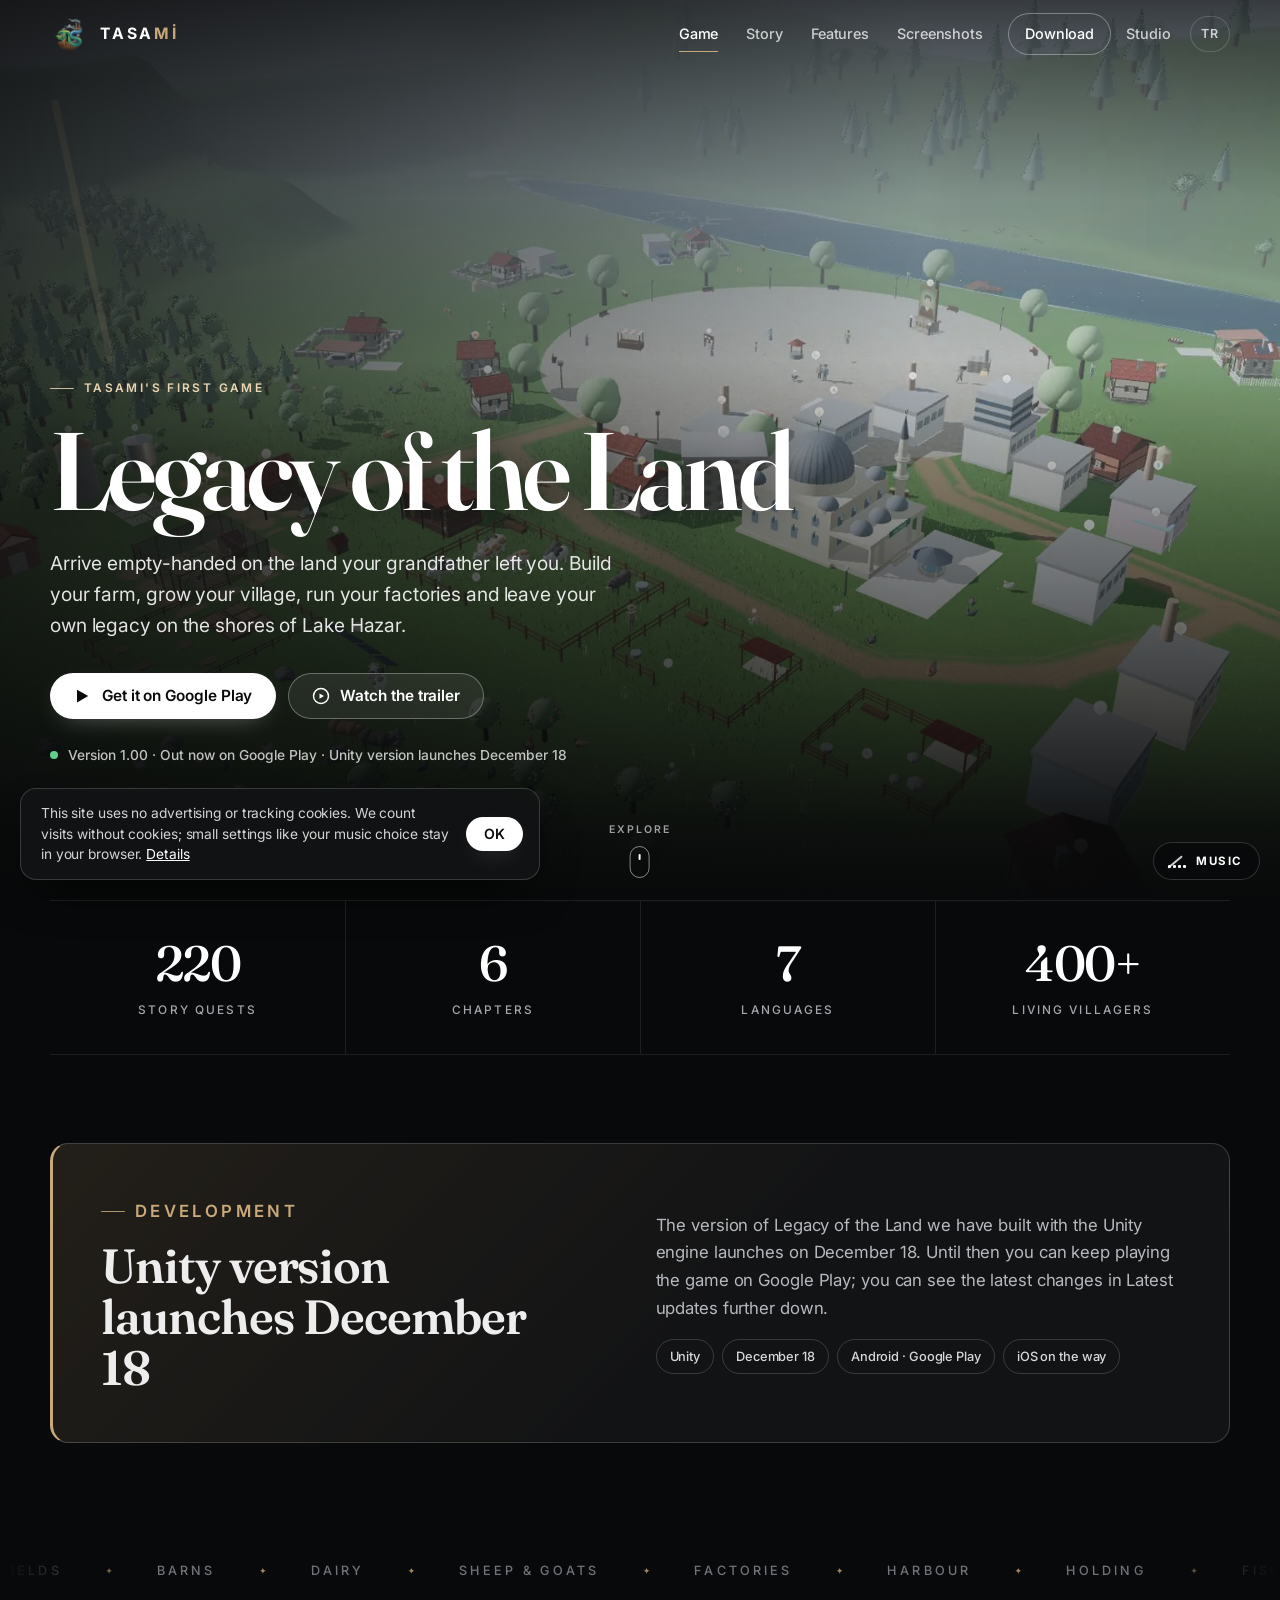
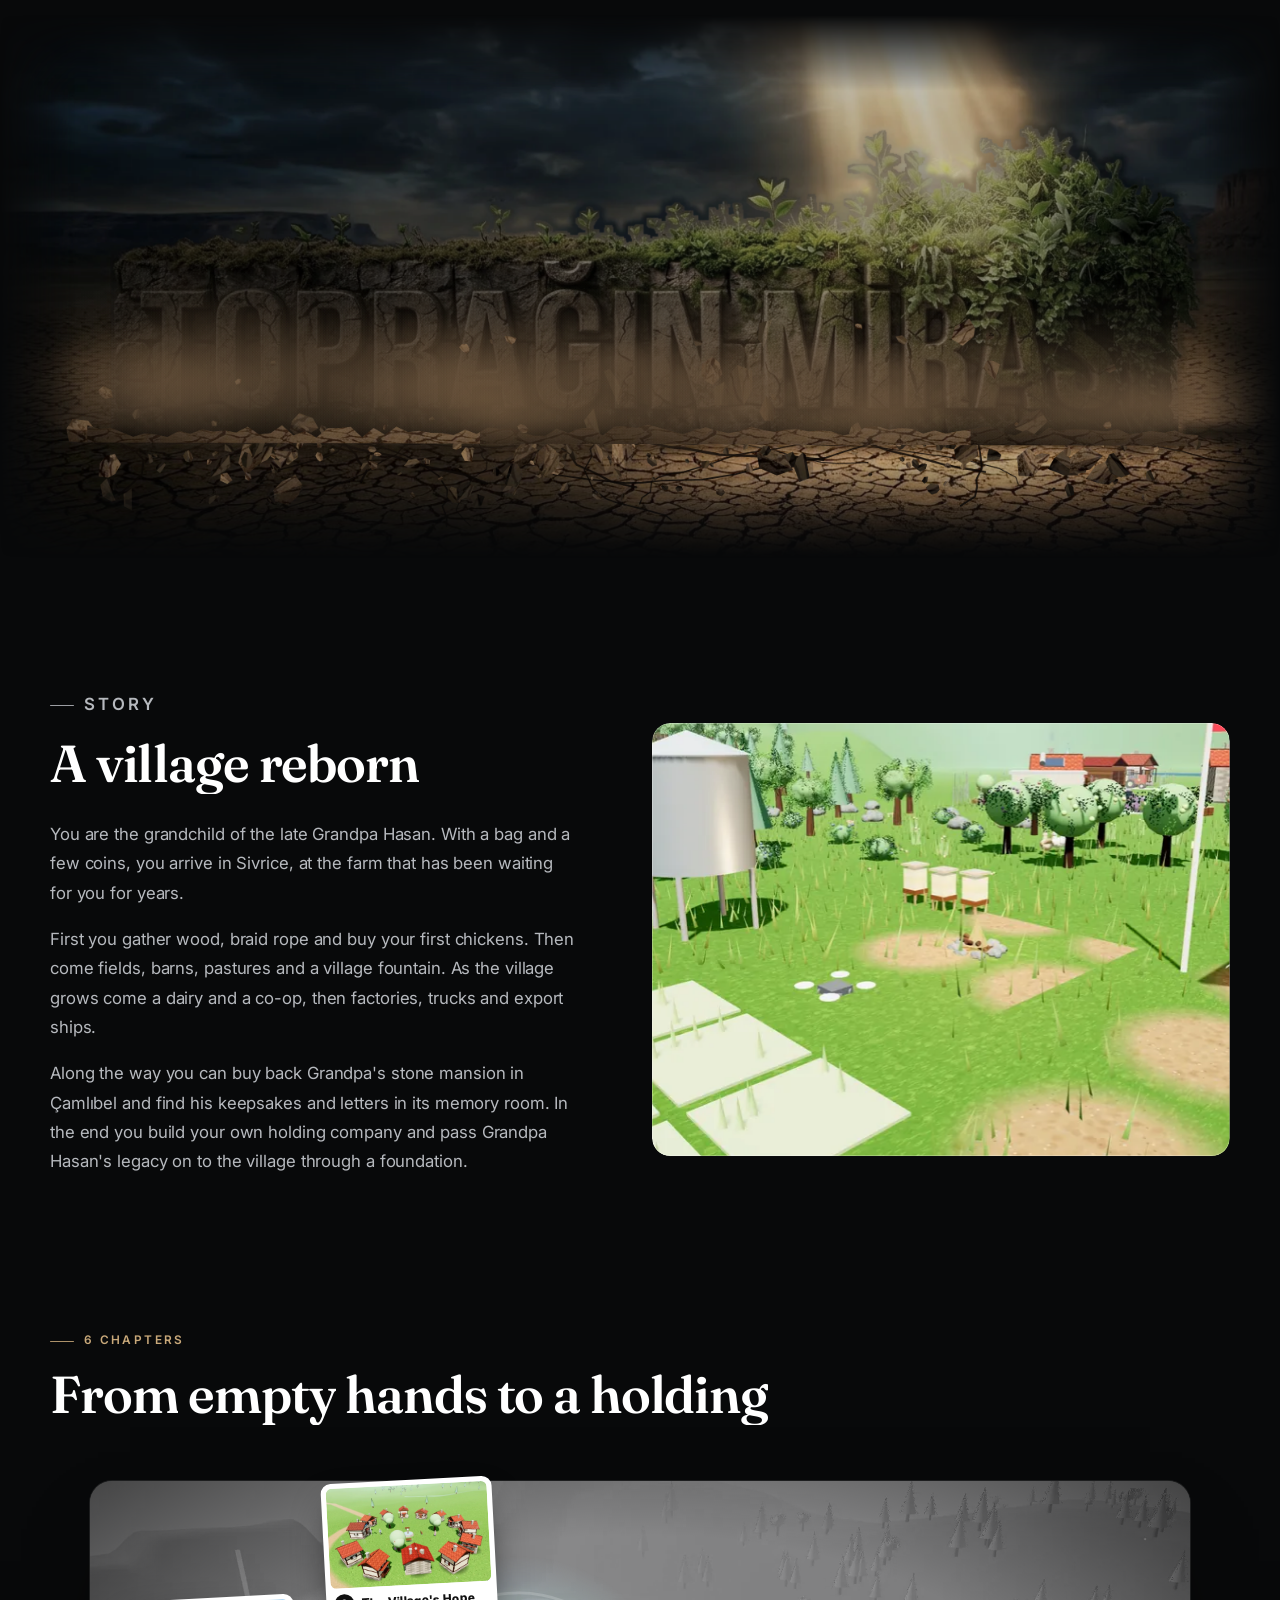
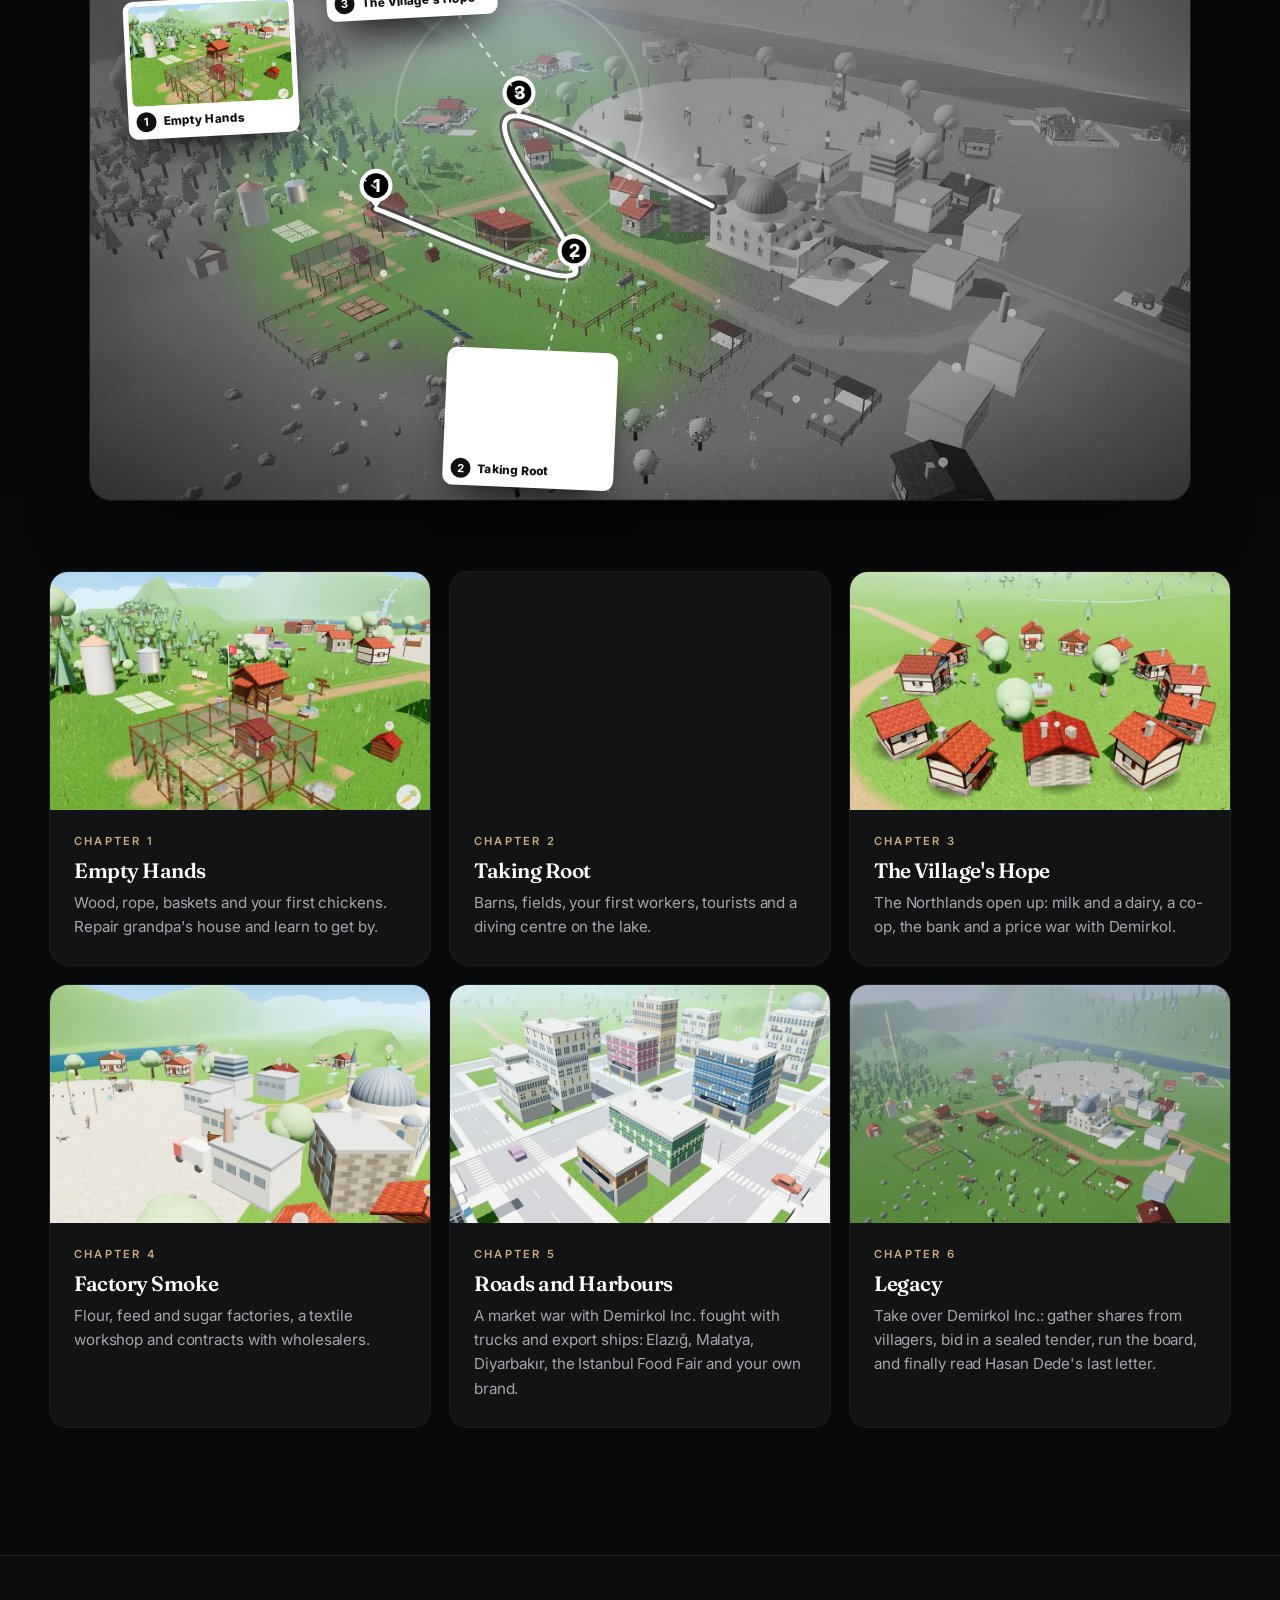
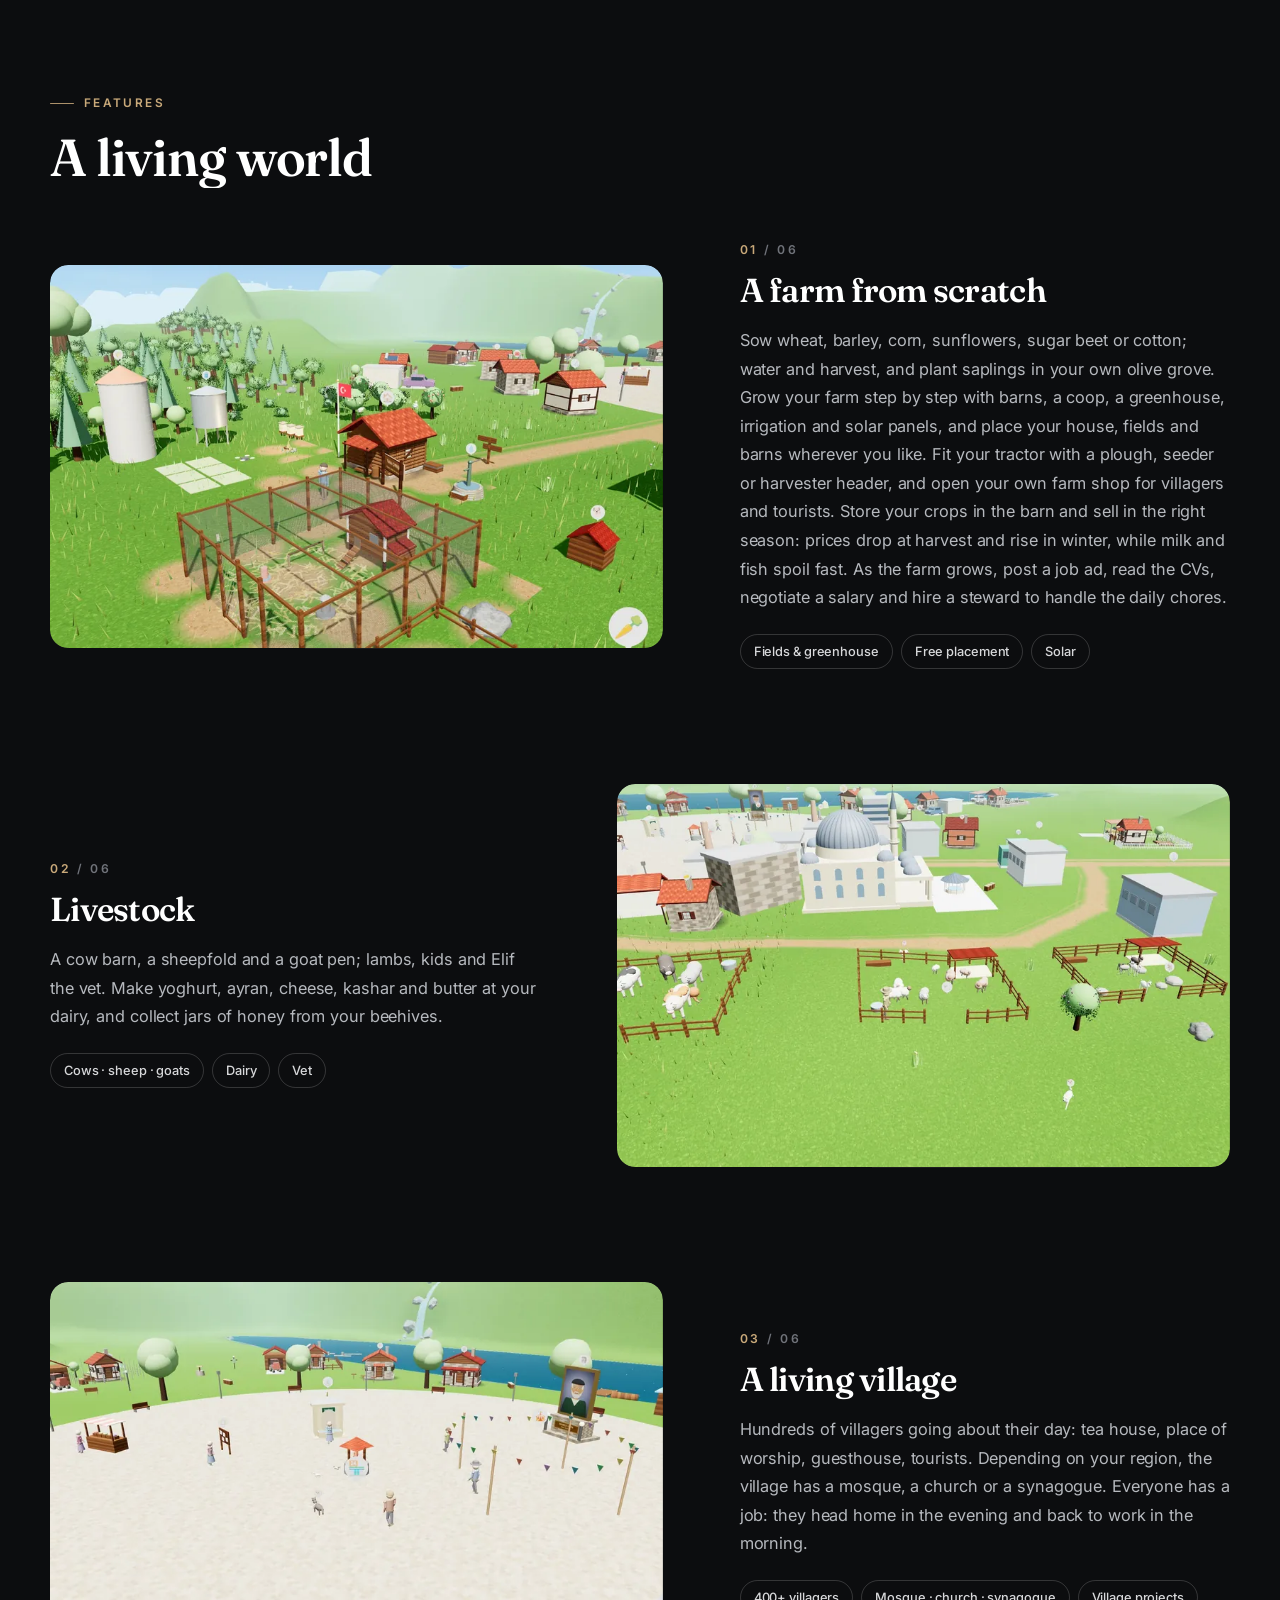
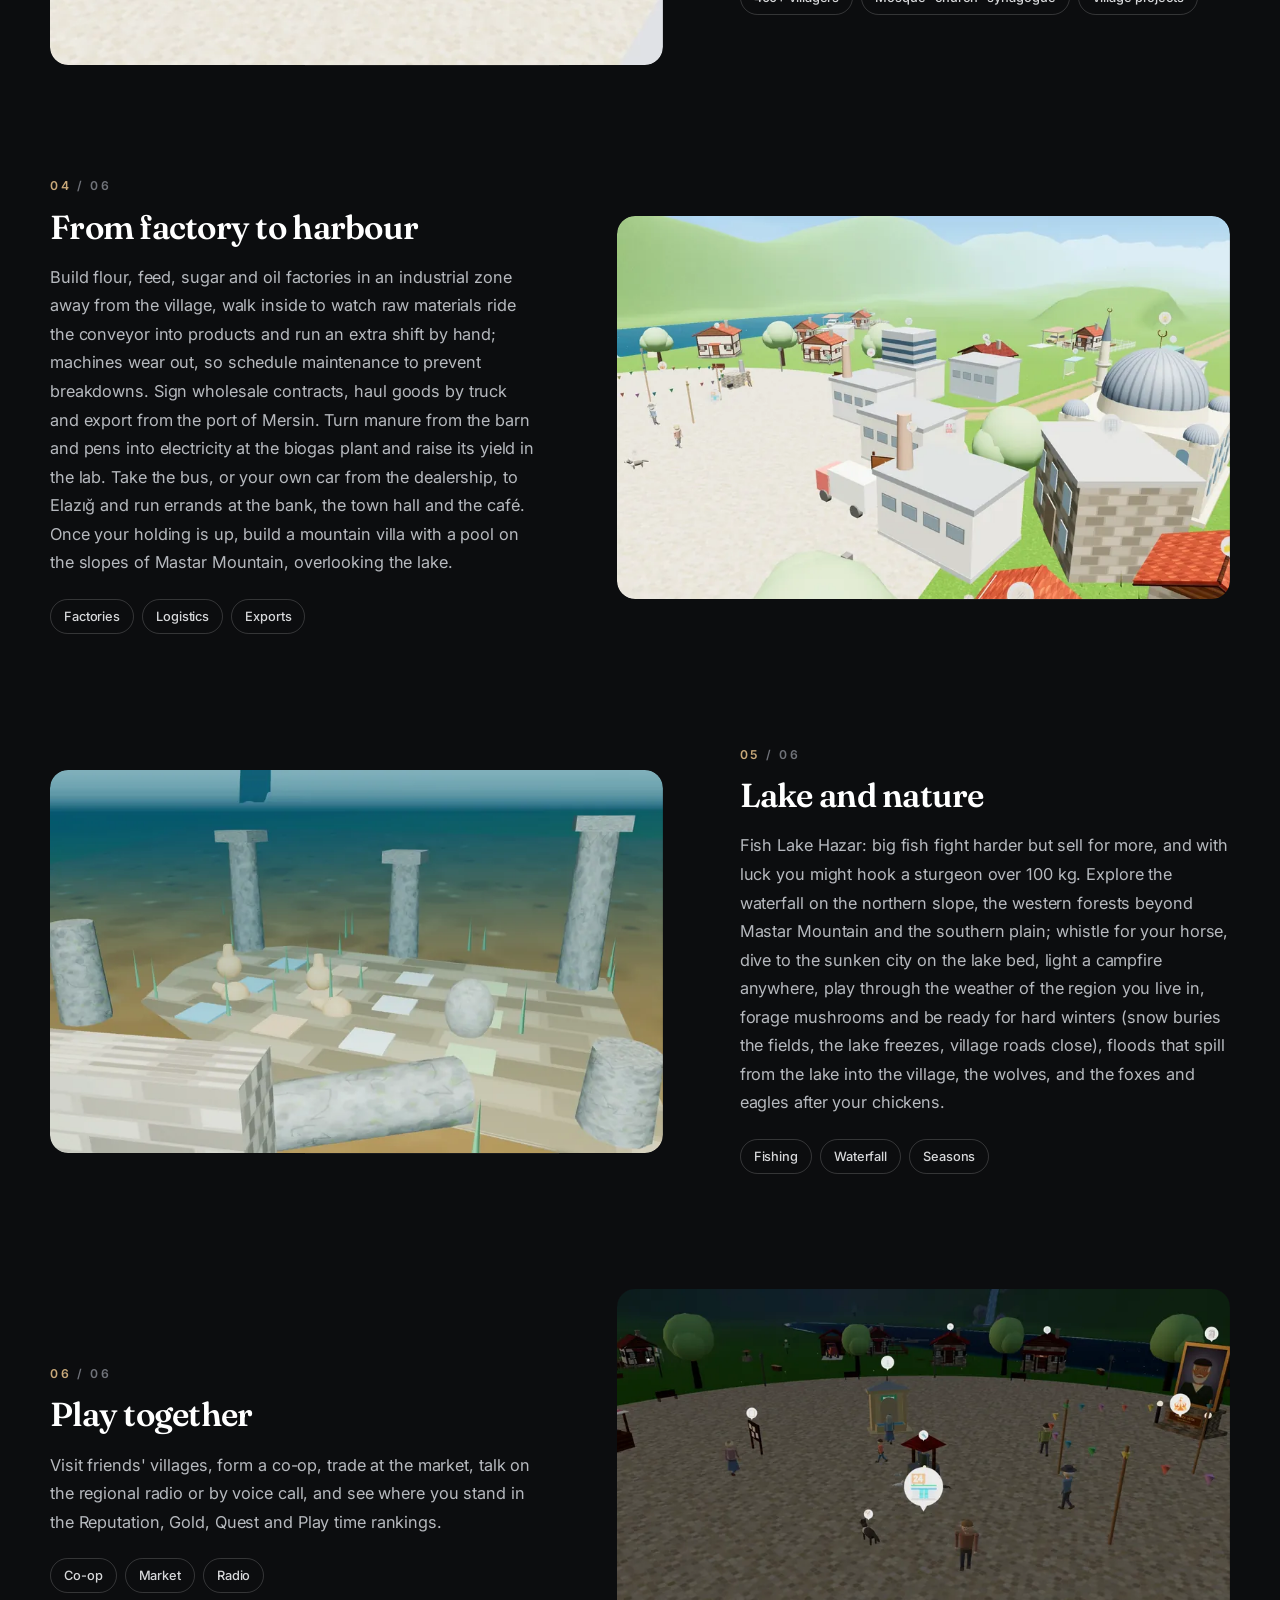
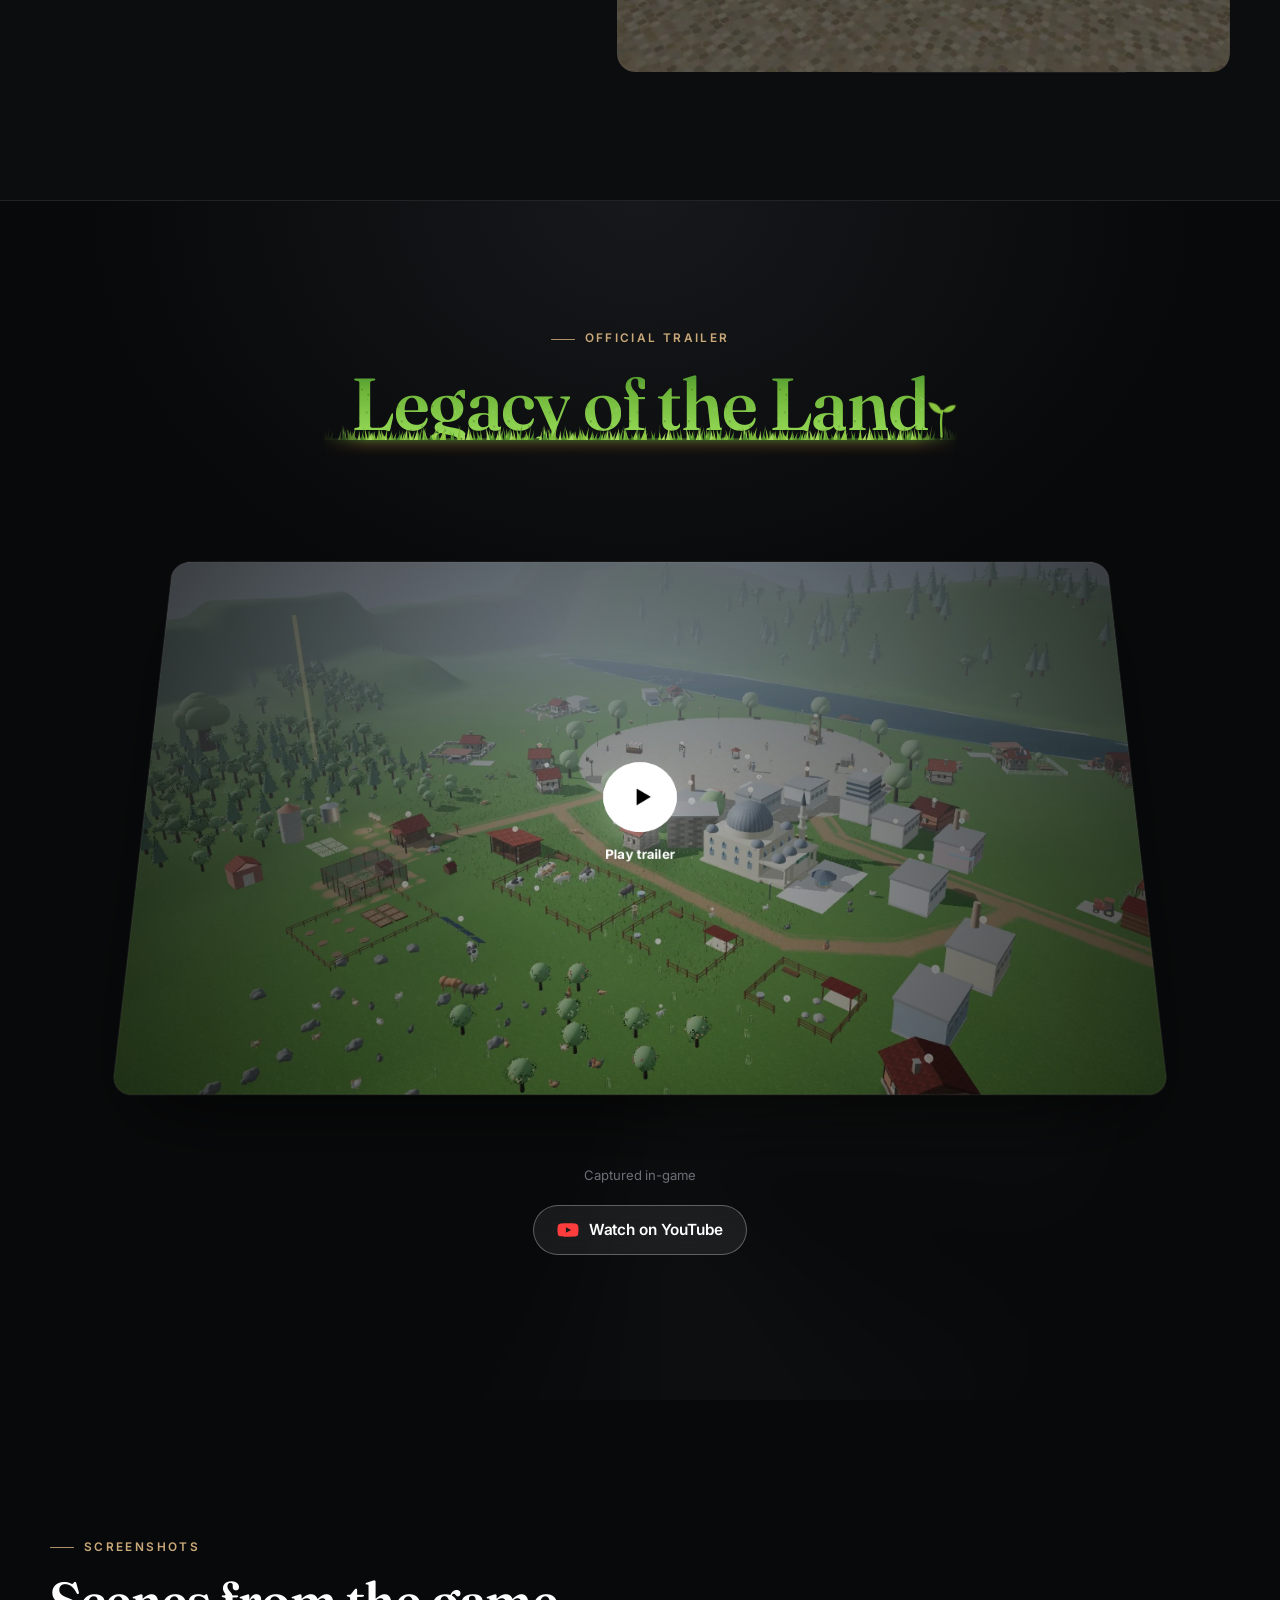
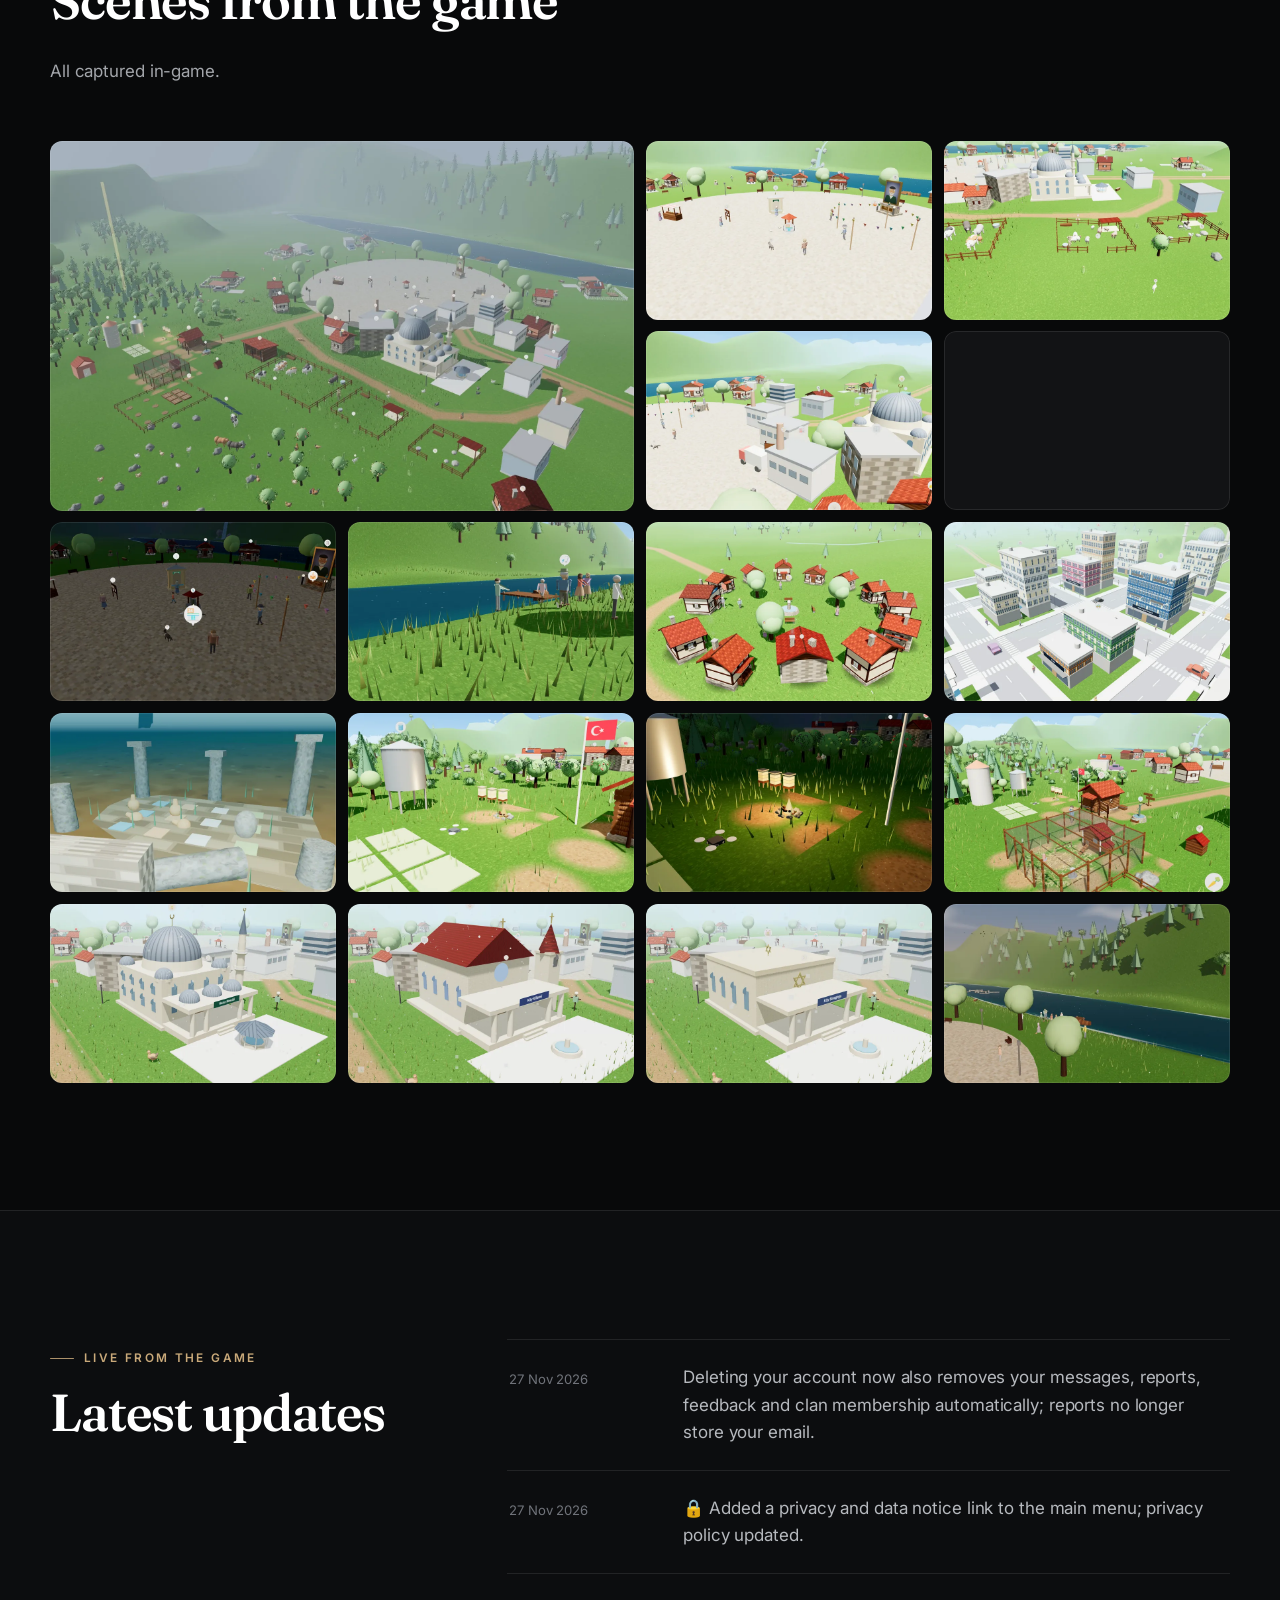
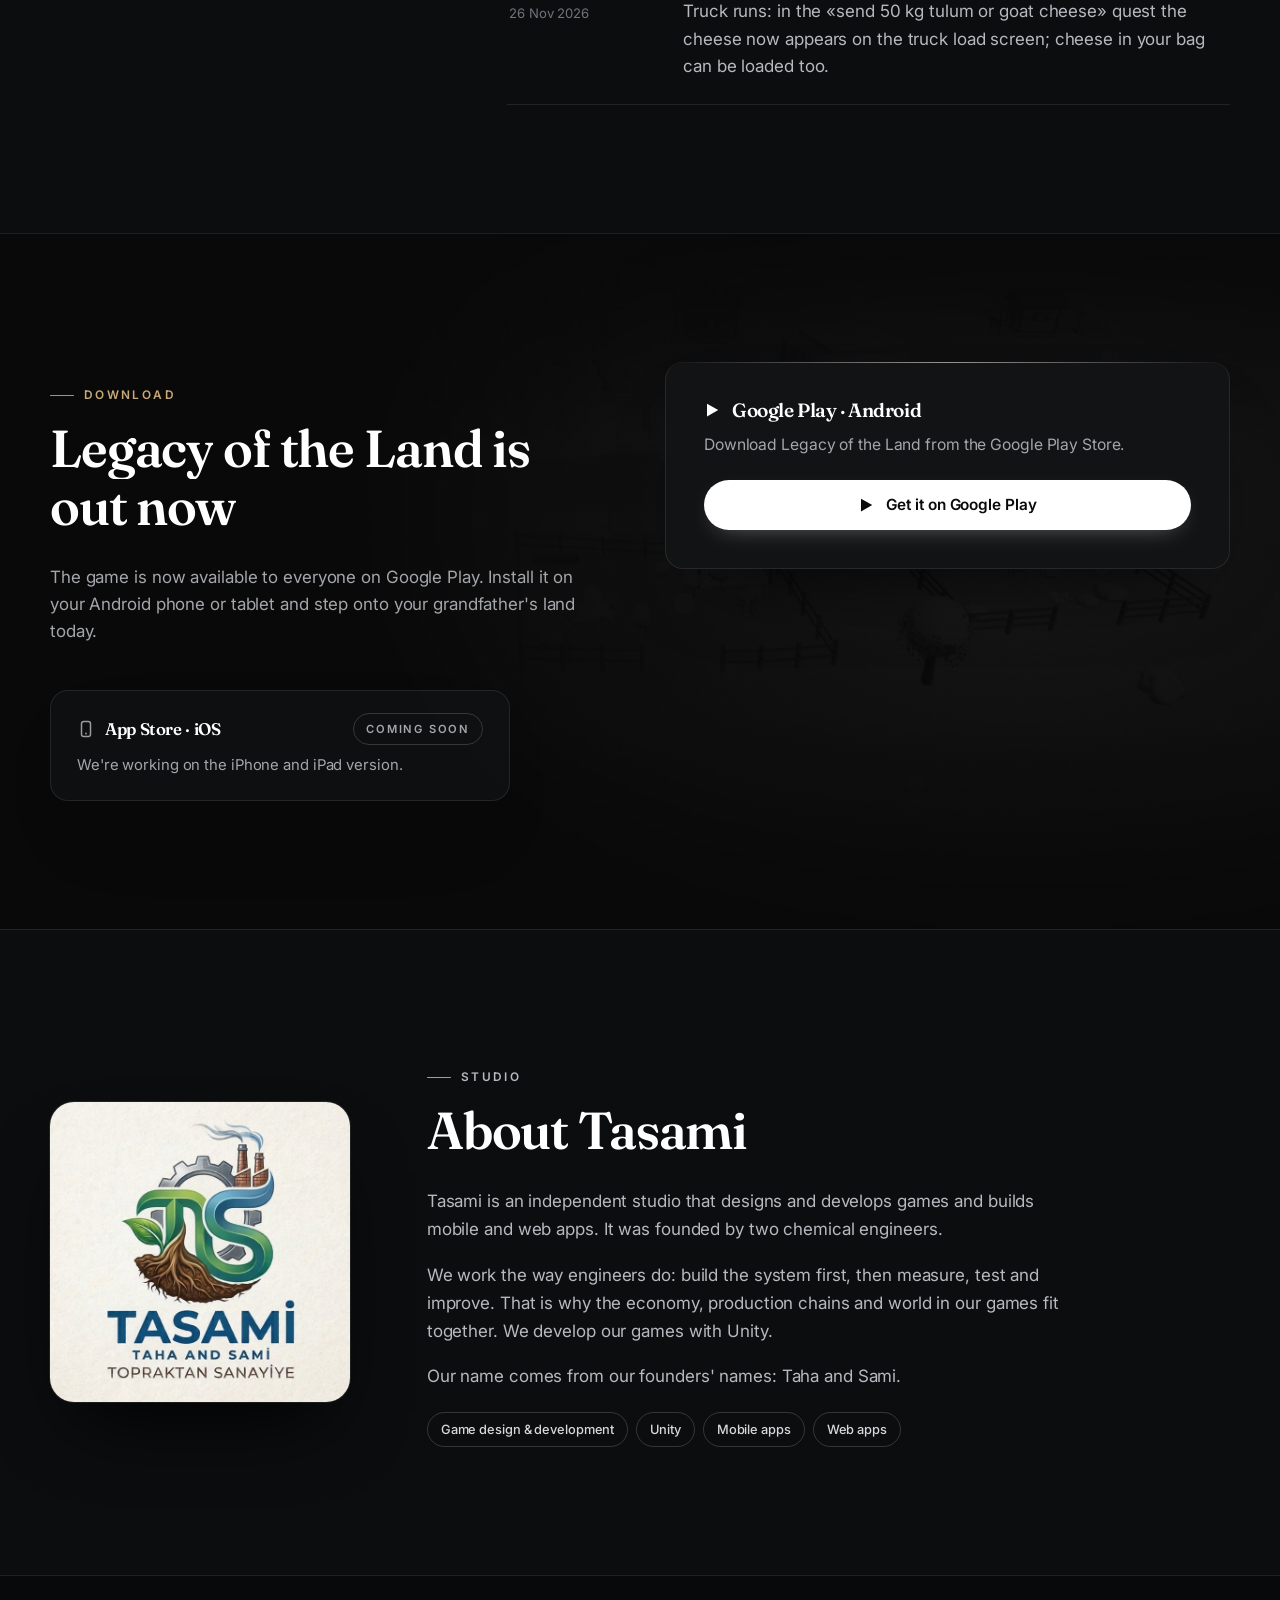
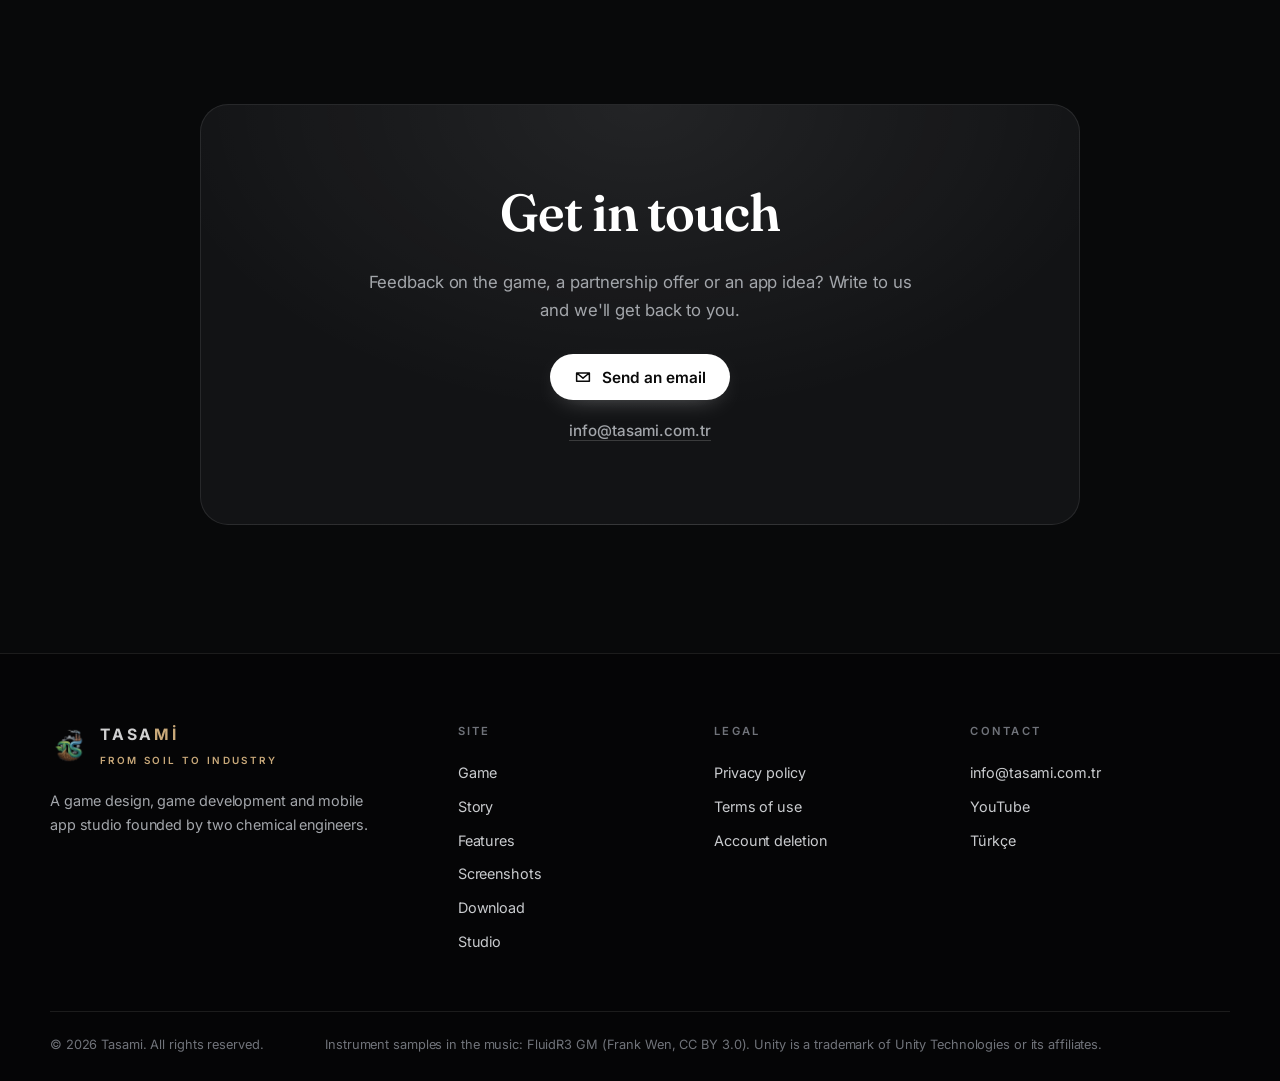
<file: en/index.html>
<!doctype html>
<html lang="en">
<head>
<meta charset="utf-8">
<meta name="viewport" content="width=device-width,initial-scale=1,viewport-fit=cover">
<title>Legacy of the Land: 3D farming and village-building game | Tasami</title>
<meta name="description" content="Legacy of the Land: build a farm, a village and factories on your grandfather's land by Lake Hazar in this 3D multiplayer life sim. Out now on Google Play.">
<meta name="robots" content="index,follow,max-image-preview:large">
<link rel="canonical" href="https://tasami.com.tr/en/">
<link rel="alternate" hreflang="tr" href="https://tasami.com.tr/">
<link rel="alternate" hreflang="en" href="https://tasami.com.tr/en/">
<link rel="alternate" hreflang="x-default" href="https://tasami.com.tr/">
<meta property="og:type" content="website">
<meta property="og:site_name" content="Tasami">
<meta property="og:locale" content="en_US">
<meta property="og:locale:alternate" content="tr_TR">
<meta property="og:title" content="Legacy of the Land: 3D farming and village-building game | Tasami">
<meta property="og:description" content="Legacy of the Land: build a farm, a village and factories on your grandfather's land by Lake Hazar in this 3D multiplayer life sim. Out now on Google Play.">
<meta property="og:url" content="https://tasami.com.tr/en/">
<meta property="og:image" content="https://tasami.com.tr/assets/img/oyun/baslik-og.jpg">
<meta property="og:image:width" content="1200">
<meta property="og:image:height" content="630">
<meta property="og:image:alt" content="Legacy of the Land game logo">
<meta name="twitter:card" content="summary_large_image">
<meta name="twitter:title" content="Legacy of the Land: 3D farming and village-building game | Tasami">
<meta name="twitter:description" content="Legacy of the Land: build a farm, a village and factories on your grandfather's land by Lake Hazar in this 3D multiplayer life sim. Out now on Google Play.">
<meta name="twitter:image" content="https://tasami.com.tr/assets/img/oyun/baslik-og.jpg">
<meta name="theme-color" content="#000000">
<link rel="icon" href="/favicon.ico" sizes="48x48">
<link rel="icon" type="image/png" sizes="32x32" href="/favicon-32.png">
<link rel="icon" type="image/png" sizes="16x16" href="/favicon-16.png">
<link rel="apple-touch-icon" href="/apple-touch-icon.png">
<link rel="manifest" href="/site.webmanifest">
<link rel="preload" as="image" href="../assets/img/oyun/genel.webp" imagesrcset="../assets/img/oyun/genel-k.webp 960w, ../assets/img/oyun/genel.webp 1920w" imagesizes="100vw">
<link rel="preconnect" href="https://fonts.googleapis.com">
<link rel="preconnect" href="https://fonts.gstatic.com" crossorigin>
<link href="https://fonts.googleapis.com/css2?family=Fraunces:opsz,wght@9..144,400..700&family=Inter:wght@400..700&display=swap" rel="stylesheet">
<link rel="stylesheet" href="../assets/site.css">
<script>(function(c){c.add('js');try{if(!sessionStorage.getItem('tsm-intro')&&!matchMedia('(prefers-reduced-motion: reduce)').matches)c.add('intro-on')}catch(e){}})(document.documentElement.classList)</script>
<script type="application/ld+json">[{"@context": "https://schema.org", "@type": "WebSite", "name": "Tasami", "url": "https://tasami.com.tr/en/", "inLanguage": "en", "publisher": {"@type": "Organization", "@id": "https://tasami.com.tr/#tasami", "name": "Tasami"}}, {"@context": "https://schema.org", "@type": "Organization", "@id": "https://tasami.com.tr/#tasami", "name": "Tasami", "url": "https://tasami.com.tr/", "logo": "https://tasami.com.tr/assets/img/tasami-logo.png", "email": "info@tasami.com.tr", "description": "A game design, game development and mobile app studio founded by two chemical engineers.", "knowsAbout": ["Game design", "Game development", "Unity", "Mobile apps", "Web apps"]}, {"@context": "https://schema.org", "@type": "VideoGame", "name": "Legacy of the Land", "alternateName": "Toprağın Mirası", "url": "https://tasami.com.tr/en/", "description": "Legacy of the Land: build a farm, a village and factories on your grandfather's land by Lake Hazar in this 3D multiplayer life sim. Out now on Google Play.", "genre": ["Simulation", "Farming"], "gamePlatform": ["Android"], "operatingSystem": "Android", "installUrl": "https://play.google.com/store/apps/details?id=com.tasami.topraginmirasi", "playMode": ["SinglePlayer", "MultiPlayer"], "author": {"@type": "Organization", "@id": "https://tasami.com.tr/#tasami", "name": "Tasami"}, "publisher": {"@type": "Organization", "@id": "https://tasami.com.tr/#tasami", "name": "Tasami"}, "inLanguage": ["tr", "en", "de", "fr", "es", "ru", "ku"], "keywords": "farming game, village building game, simulation, multiplayer, Android, Unity", "image": "https://tasami.com.tr/assets/img/oyun/baslik-og.jpg", "trailer": {"@type": "VideoObject", "name": "Legacy of the Land | Official trailer", "description": "Arrive empty-handed on the land your grandfather left you. Build your farm, grow your village, run your factories and leave your own legacy on the shores of Lake Hazar.", "embedUrl": "https://www.youtube.com/embed/VAp9sWofOYo", "url": "https://www.youtube.com/watch?v=VAp9sWofOYo", "thumbnailUrl": "https://i.ytimg.com/vi/VAp9sWofOYo/hqdefault.jpg", "uploadDate": "2026-10-27T12:00:00+03:00"}}]</script>
<script defer src="https://static.cloudflareinsights.com/beacon.min.js" data-cf-beacon='{"token": "fb4c1c174d214c309af63e72ce75216d"}'></script>
</head>
<body>
<div class="intro" aria-hidden="true">
  <div class="intro-in"><video class="intro-vid" src="../assets/video/tasami-logo.mp4" muted playsinline preload="auto"></video><button class="intro-skip" type="button" tabindex="-1">Skip ›</button></div>
</div>
<div class="cursor" aria-hidden="true"></div>
<a class="skip" href="#oyun">Legacy of the Land</a>

<header class="top" id="top">
  <div class="wrap top-in">
    <a class="brand" href="#oyun" aria-label="Tasami"><img src="../assets/img/tasami-amblem.png" alt="" width="48" height="48"><span>TASA<b>Mİ</b></span></a>
    <nav class="nav" id="nav" aria-label="Menu"><a href="#oyun">Game</a><a href="#hikaye">Story</a><a href="#ozellikler">Features</a><a href="#goruntuler">Screenshots</a><a href="#indir">Download</a><a href="#studyo">Studio</a><a class="lang" href="../" hreflang="TR" title="Türkçe">TR</a></nav>
    <button class="burger" type="button" aria-label="Menu" aria-controls="nav" aria-expanded="false"><span></span><span></span><span></span></button>
  </div>
  <div class="progress" aria-hidden="true"></div>
</header>

<main>
  <section class="hero" id="oyun">
    <div class="hero-media" aria-hidden="true">
      <img src="../assets/img/oyun/genel.webp" srcset="../assets/img/oyun/genel-k.webp 960w, ../assets/img/oyun/genel.webp 1920w" sizes="(max-width: 900px) 100vw, 60vw" alt="" width="1920" height="1080">
      <video class="hero-video" muted loop playsinline preload="none" data-src="../assets/video/hero.mp4?v=1030"></video>
    </div>
    <div class="hero-shade" aria-hidden="true"></div>
    <canvas class="hero-fx" aria-hidden="true"></canvas>
    <div class="wrap hero-in">
      <p class="kicker">Tasami's first game</p>
      <h1 class="hero-title">Legacy of the Land</h1>
      <p class="lead">Arrive empty-handed on the land your grandfather left you. Build your farm, grow your village, run your factories and leave your own legacy on the shores of Lake Hazar.</p>
      <div class="cta">
        <a class="btn primary" href="https://play.google.com/store/apps/details?id=com.tasami.topraginmirasi" target="_blank" rel="noopener"><svg viewBox="0 0 24 24" aria-hidden="true"><path d="M4 3.5v17l15-8.5z"/></svg>Get it on Google Play</a>
        <button class="btn glass" type="button" data-trailer><svg viewBox="0 0 24 24" aria-hidden="true"><circle cx="12" cy="12" r="10" fill="none" stroke="currentColor" stroke-width="2"/><path d="M10 8.5v7l6-3.5z"/></svg>Watch the trailer</button>
      </div>
      <p class="badge"><i></i>Version 1.00 · Out now on Google Play · Unity version launches December 18</p>
    </div>
    <a class="scroll-cue" href="#hikaye"><span>Explore</span><i></i></a>
  </section>

  <section class="stats" aria-label="Legacy of the Land">
    <div class="wrap stats-in"><div class="stat reveal"><strong data-count="220">220</strong><span>story quests</span></div><div class="stat reveal"><strong data-count="6">6</strong><span>chapters</span></div><div class="stat reveal"><strong data-count="7">7</strong><span>languages</span></div><div class="stat reveal"><strong data-count="400+">400+</strong><span>living villagers</span></div></div>
  </section>

  <section class="dev-band" id="unity" aria-label="Development">
    <div class="wrap dev reveal">
      <div class="dev-head"><p class="kicker">Development</p><h2>Unity version launches December 18</h2></div>
      <div class="dev-body"><p>The version of Legacy of the Land we have built with the Unity engine launches on December 18. Until then you can keep playing the game on Google Play; you can see the latest changes in Latest updates further down.</p><ul class="tags"><li>Unity</li><li>December 18</li><li>Android · Google Play</li><li>iOS on the way</li></ul></div>
    </div>
  </section>

  <div class="marquee" aria-hidden="true"><div class="mq-row"><div class="mq-in"><span>Fields</span><i>✦</i><span>Barns</span><i>✦</i><span>Dairy</span><i>✦</i><span>Sheep &amp; goats</span><i>✦</i><span>Factories</span><i>✦</i><span>Harbour</span><i>✦</i><span>Holding</span><i>✦</i><span>Fishing</span><i>✦</i><span>Co-op</span><i>✦</i><span>Solar power</span><i>✦</i><span>Fields</span><i>✦</i><span>Barns</span><i>✦</i><span>Dairy</span><i>✦</i><span>Sheep &amp; goats</span><i>✦</i><span>Factories</span><i>✦</i><span>Harbour</span><i>✦</i><span>Holding</span><i>✦</i><span>Fishing</span><i>✦</i><span>Co-op</span><i>✦</i><span>Solar power</span><i>✦</i></div></div><div class="mq-row rev"><div class="mq-in"><span>Fields</span><i>✦</i><span>Barns</span><i>✦</i><span>Dairy</span><i>✦</i><span>Sheep &amp; goats</span><i>✦</i><span>Factories</span><i>✦</i><span>Harbour</span><i>✦</i><span>Holding</span><i>✦</i><span>Fishing</span><i>✦</i><span>Co-op</span><i>✦</i><span>Solar power</span><i>✦</i><span>Fields</span><i>✦</i><span>Barns</span><i>✦</i><span>Dairy</span><i>✦</i><span>Sheep &amp; goats</span><i>✦</i><span>Factories</span><i>✦</i><span>Harbour</span><i>✦</i><span>Holding</span><i>✦</i><span>Fishing</span><i>✦</i><span>Co-op</span><i>✦</i><span>Solar power</span><i>✦</i></div></div></div>

  <section class="title-art" aria-label="Legacy of the Land">
    <div class="ta reveal"><img src="../assets/img/oyun/baslik.webp" srcset="../assets/img/oyun/baslik-k.webp 960w, ../assets/img/oyun/baslik.webp 1600w" sizes="100vw" alt="Legacy of the Land" width="1600" height="679" loading="lazy"><canvas class="ta-rise" width="1584" height="672" aria-hidden="true" data-zemin="../assets/img/oyun/baslik-zemin.webp" data-tas="../assets/img/oyun/baslik-tas.webp"></canvas><i class="ta-beam"></i></div>
  </section>

  <section class="story" id="hikaye">
    <div class="wrap story-in">
      <div class="story-txt reveal">
        <p class="kicker">Story</p>
        <h2>A village reborn</h2>
        <p>You are the grandchild of the late Grandpa Hasan. With a bag and a few coins, you arrive in Sivrice, at the farm that has been waiting for you for years.</p><p>First you gather wood, braid rope and buy your first chickens. Then come fields, barns, pastures and a village fountain. As the village grows come a dairy and a co-op, then factories, trucks and export ships.</p><p>Along the way you can buy back Grandpa's stone mansion in Çamlıbel and find his keepsakes and letters in its memory room. In the end you build your own holding company and pass Grandpa Hasan's legacy on to the village through a foundation.</p>
      </div>
      <figure class="story-img reveal parallax"><img src="../assets/img/oyun/kovan-k.webp" srcset="../assets/img/oyun/kovan-k.webp 960w, ../assets/img/oyun/kovan.webp 1920w" sizes="(max-width: 900px) 100vw, 60vw" alt="Legacy of the Land: Beehives and the garden" width="1920" height="1080" loading="lazy" decoding="async"></figure>
    </div>
  </section>

  <section class="chapters">
    <div class="wrap">
      <div class="sec-head reveal"><p class="kicker">6 chapters</p><h2>From empty hands to a holding</h2></div>
      <div class="jmap reveal" data-pins="416,477;704,572;624,342;1290,640;1408,351;1158,414"><div class="jm-board"><svg class="jm-svg" viewBox="0 0 1600 900" aria-hidden="true"><defs><radialGradient id="jm-g"><stop offset=".55" stop-color="#fff"/><stop offset="1" stop-color="#fff" stop-opacity="0"/></radialGradient><radialGradient id="jm-v" r=".75"><stop offset=".55" stop-opacity="0"/><stop offset="1" stop-opacity=".6"/></radialGradient><filter id="jm-gray"><feColorMatrix type="saturate" values="0"/></filter><mask id="jm-m"><g class="jm-blooms"></g></mask></defs><image href="../assets/img/oyun/genel.webp" width="1600" height="900" filter="url(#jm-gray)" opacity=".8"/><image href="../assets/img/oyun/genel.webp" width="1600" height="900" mask="url(#jm-m)"/><rect width="1600" height="900" fill="url(#jm-v)" class="jm-vig"/><path class="jm-route-sh"/><path class="jm-route"/><g class="jm-rings"></g><g class="jm-pins"></g></svg></div><svg class="jm-links" viewBox="0 0 1600 900" preserveAspectRatio="none" aria-hidden="true"></svg><a class="jm-card" href="#ch-1" style="left:11%;top:30%" data-i="0"><span class="jm-in"><img src="../assets/img/oyun/ciftlik-evi-k.webp" alt="" loading="lazy" decoding="async" width="960" height="540"><span class="jm-cap"><b>1</b>Empty Hands</span></span></a><a class="jm-card" href="#ch-2" style="left:40%;top:87%" data-i="1"><span class="jm-in"><img src="../assets/img/oyun/inek-merasi-k.webp" alt="" loading="lazy" decoding="async" width="960" height="540"><span class="jm-cap"><b>2</b>Taking Root</span></span></a><a class="jm-card" href="#ch-3" style="left:29%;top:11%" data-i="2"><span class="jm-in"><img src="../assets/img/oyun/kuzey-diyari-k.webp" alt="" loading="lazy" decoding="async" width="960" height="540"><span class="jm-cap"><b>3</b>The Village's Hope</span></span></a><a class="jm-card" href="#ch-4" style="left:84%;top:88%" data-i="3"><span class="jm-in"><img src="../assets/img/oyun/fabrikalar-k.webp" alt="" loading="lazy" decoding="async" width="960" height="540"><span class="jm-cap"><b>4</b>Factory Smoke</span></span></a><a class="jm-card" href="#ch-5" style="left:89%;top:12%" data-i="4"><span class="jm-in"><img src="../assets/img/oyun/iskele-k.webp" alt="" loading="lazy" decoding="async" width="960" height="540"><span class="jm-cap"><b>5</b>Roads and Harbours</span></span></a><a class="jm-card" href="#ch-6" style="left:61%;top:12%" data-i="5"><span class="jm-in"><img src="../assets/img/oyun/koy-ve-sanayi-k.webp" alt="" loading="lazy" decoding="async" width="960" height="540"><span class="jm-cap"><b>6</b>Legacy</span></span></a></div>
    </div>
    <div class="ch-track-wrap">
      <ol class="ch-track"><li class="ch reveal" id="ch-1" style="--i:0"><figure><img src="../assets/img/oyun/ciftlik-evi-k.webp" srcset="../assets/img/oyun/ciftlik-evi-k.webp 960w, ../assets/img/oyun/ciftlik-evi.webp 1920w" sizes="(max-width: 900px) 100vw, 60vw" alt="Legacy of the Land: Grandpa's farm" width="1920" height="1080" loading="lazy" decoding="async"></figure><div class="ch-body"><span class="ch-n">Chapter 1</span><h3>Empty Hands</h3><p>Wood, rope, baskets and your first chickens. Repair grandpa's house and learn to get by.</p></div></li><li class="ch reveal" id="ch-2" style="--i:1"><figure><img src="../assets/img/oyun/inek-merasi-k.webp" srcset="../assets/img/oyun/inek-merasi-k.webp 960w, ../assets/img/oyun/inek-merasi.webp 1920w" sizes="(max-width: 900px) 100vw, 60vw" alt="Legacy of the Land: The cow pasture and barn" width="1920" height="1080" loading="lazy" decoding="async"></figure><div class="ch-body"><span class="ch-n">Chapter 2</span><h3>Taking Root</h3><p>Barns, fields, your first workers, tourists and a diving centre on the lake.</p></div></li><li class="ch reveal" id="ch-3" style="--i:2"><figure><img src="../assets/img/oyun/kuzey-diyari-k.webp" srcset="../assets/img/oyun/kuzey-diyari-k.webp 960w, ../assets/img/oyun/kuzey-diyari.webp 1920w" sizes="(max-width: 900px) 100vw, 60vw" alt="Legacy of the Land: The Northlands · Çamlıbel" width="1920" height="1080" loading="lazy" decoding="async"></figure><div class="ch-body"><span class="ch-n">Chapter 3</span><h3>The Village's Hope</h3><p>The Northlands open up: milk and a dairy, a co-op, the bank and a price war with Demirkol.</p></div></li><li class="ch reveal" id="ch-4" style="--i:3"><figure><img src="../assets/img/oyun/fabrikalar-k.webp" srcset="../assets/img/oyun/fabrikalar-k.webp 960w, ../assets/img/oyun/fabrikalar.webp 1920w" sizes="(max-width: 900px) 100vw, 60vw" alt="Legacy of the Land: Factories" width="1920" height="1080" loading="lazy" decoding="async"></figure><div class="ch-body"><span class="ch-n">Chapter 4</span><h3>Factory Smoke</h3><p>Flour, feed and sugar factories, a textile workshop and contracts with wholesalers.</p></div></li><li class="ch reveal" id="ch-5" style="--i:4"><figure><img src="../assets/img/oyun/sehir-k.webp" srcset="../assets/img/oyun/sehir-k.webp 960w, ../assets/img/oyun/sehir.webp 1920w" sizes="(max-width: 900px) 100vw, 60vw" alt="Legacy of the Land: The city of Elazığ" width="1920" height="1080" loading="lazy" decoding="async"></figure><div class="ch-body"><span class="ch-n">Chapter 5</span><h3>Roads and Harbours</h3><p>A market war with Demirkol Inc. fought with trucks and export ships: Elazığ, Malatya, Diyarbakır, the Istanbul Food Fair and your own brand.</p></div></li><li class="ch reveal" id="ch-6" style="--i:5"><figure><img src="../assets/img/oyun/genel-k.webp" srcset="../assets/img/oyun/genel-k.webp 960w, ../assets/img/oyun/genel.webp 1920w" sizes="(max-width: 900px) 100vw, 60vw" alt="Legacy of the Land: Village and farm on the shores of Lake Hazar" width="1920" height="1080" loading="lazy" decoding="async"></figure><div class="ch-body"><span class="ch-n">Chapter 6</span><h3>Legacy</h3><p>Take over Demirkol Inc.: gather shares from villagers, bid in a sealed tender, run the board, and finally read Hasan Dede's last letter.</p></div></li></ol>
    </div>
  </section>

  <section class="features" id="ozellikler">
    <div class="wrap">
      <div class="sec-head reveal"><p class="kicker">Features</p><h2>A living world</h2></div>
      <article class="feat"><figure class="feat-img reveal"><img src="../assets/img/oyun/ciftlik-evi-k.webp" srcset="../assets/img/oyun/ciftlik-evi-k.webp 960w, ../assets/img/oyun/ciftlik-evi.webp 1920w" sizes="(max-width: 900px) 100vw, 60vw" alt="Legacy of the Land: Grandpa's farm" width="1920" height="1080" loading="lazy" decoding="async"></figure><div class="feat-txt reveal"><span class="feat-n">01</span><h3>A farm from scratch</h3><p>Sow wheat, barley, corn, sunflowers, sugar beet or cotton; water and harvest, and plant saplings in your own olive grove. Grow your farm step by step with barns, a coop, a greenhouse, irrigation and solar panels, and place your house, fields and barns wherever you like. Fit your tractor with a plough, seeder or harvester header, and open your own farm shop for villagers and tourists. Store your crops in the barn and sell in the right season: prices drop at harvest and rise in winter, while milk and fish spoil fast. As the farm grows, post a job ad, read the CVs, negotiate a salary and hire a steward to handle the daily chores.</p><ul class="tags"><li>Fields & greenhouse</li><li>Free placement</li><li>Solar</li></ul></div></article><article class="feat flip"><figure class="feat-img reveal"><img src="../assets/img/oyun/meralar-k.webp" srcset="../assets/img/oyun/meralar-k.webp 960w, ../assets/img/oyun/meralar.webp 1920w" sizes="(max-width: 900px) 100vw, 60vw" alt="Legacy of the Land: Cow barn, sheepfold and goat pen" width="1920" height="1080" loading="lazy" decoding="async"></figure><div class="feat-txt reveal"><span class="feat-n">02</span><h3>Livestock</h3><p>A cow barn, a sheepfold and a goat pen; lambs, kids and Elif the vet. Make yoghurt, ayran, cheese, kashar and butter at your dairy, and collect jars of honey from your beehives.</p><ul class="tags"><li>Cows · sheep · goats</li><li>Dairy</li><li>Vet</li></ul></div></article><article class="feat"><figure class="feat-img reveal"><img src="../assets/img/oyun/koy-meydani-k.webp" srcset="../assets/img/oyun/koy-meydani-k.webp 960w, ../assets/img/oyun/koy-meydani.webp 1920w" sizes="(max-width: 900px) 100vw, 60vw" alt="Legacy of the Land: The village square" width="1920" height="1080" loading="lazy" decoding="async"></figure><div class="feat-txt reveal"><span class="feat-n">03</span><h3>A living village</h3><p>Hundreds of villagers going about their day: tea house, place of worship, guesthouse, tourists. Depending on your region, the village has a mosque, a church or a synagogue. Everyone has a job: they head home in the evening and back to work in the morning.</p><ul class="tags"><li>400+ villagers</li><li>Mosque · church · synagogue</li><li>Village projects</li></ul></div></article><article class="feat flip"><figure class="feat-img reveal"><img src="../assets/img/oyun/fabrikalar-k.webp" srcset="../assets/img/oyun/fabrikalar-k.webp 960w, ../assets/img/oyun/fabrikalar.webp 1920w" sizes="(max-width: 900px) 100vw, 60vw" alt="Legacy of the Land: Factories" width="1920" height="1080" loading="lazy" decoding="async"></figure><div class="feat-txt reveal"><span class="feat-n">04</span><h3>From factory to harbour</h3><p>Build flour, feed, sugar and oil factories in an industrial zone away from the village, walk inside to watch raw materials ride the conveyor into products and run an extra shift by hand; machines wear out, so schedule maintenance to prevent breakdowns. Sign wholesale contracts, haul goods by truck and export from the port of Mersin. Turn manure from the barn and pens into electricity at the biogas plant and raise its yield in the lab. Take the bus, or your own car from the dealership, to Elazığ and run errands at the bank, the town hall and the café. Once your holding is up, build a mountain villa with a pool on the slopes of Mastar Mountain, overlooking the lake.</p><ul class="tags"><li>Factories</li><li>Logistics</li><li>Exports</li></ul></div></article><article class="feat"><figure class="feat-img reveal"><img src="../assets/img/oyun/batik-sehir-k.webp" srcset="../assets/img/oyun/batik-sehir-k.webp 960w, ../assets/img/oyun/batik-sehir.webp 1920w" sizes="(max-width: 900px) 100vw, 60vw" alt="Legacy of the Land: The sunken city on the bed of Lake Hazar" width="1920" height="1080" loading="lazy" decoding="async"></figure><div class="feat-txt reveal"><span class="feat-n">05</span><h3>Lake and nature</h3><p>Fish Lake Hazar: big fish fight harder but sell for more, and with luck you might hook a sturgeon over 100 kg. Explore the waterfall on the northern slope, the western forests beyond Mastar Mountain and the southern plain; whistle for your horse, dive to the sunken city on the lake bed, light a campfire anywhere, play through the weather of the region you live in, forage mushrooms and be ready for hard winters (snow buries the fields, the lake freezes, village roads close), floods that spill from the lake into the village, the wolves, and the foxes and eagles after your chickens.</p><ul class="tags"><li>Fishing</li><li>Waterfall</li><li>Seasons</li></ul></div></article><article class="feat flip"><figure class="feat-img reveal"><img src="../assets/img/oyun/gece-k.webp" srcset="../assets/img/oyun/gece-k.webp 960w, ../assets/img/oyun/gece.webp 1920w" sizes="(max-width: 900px) 100vw, 60vw" alt="Legacy of the Land: The square at night" width="1920" height="1080" loading="lazy" decoding="async"></figure><div class="feat-txt reveal"><span class="feat-n">06</span><h3>Play together</h3><p>Visit friends' villages, form a co-op, trade at the market, talk on the regional radio or by voice call, and see where you stand in the Reputation, Gold, Quest and Play time rankings.</p><ul class="tags"><li>Co-op</li><li>Market</li><li>Radio</li></ul></div></article>
    </div>
  </section>

  <section class="trailer" id="fragman">
    <div class="wrap">
      <div class="sec-head center reveal"><p class="kicker">Official trailer</p><h2 data-grow>Legacy of the Land</h2></div>
      <div class="video-frame reveal">
        <button class="vf-play" type="button" aria-label="Play trailer"><span><svg viewBox="0 0 24 24" aria-hidden="true"><path d="M7 4.5v15l12-7.5z"/></svg></span><b>Play trailer</b></button>
        <video playsinline preload="none" poster="../assets/img/oyun/genel.webp">
          <source src="../assets/video/legacy-of-the-land-trailer.mp4?v=1030" type="video/mp4">
        </video>
      </div>
      <p class="note">Captured in-game</p>
      <p class="yt-row"><a class="btn glass" href="https://www.youtube.com/watch?v=VAp9sWofOYo" target="_blank" rel="noopener"><svg viewBox="0 0 24 24" aria-hidden="true"><path fill="currentColor" d="M23 7.2a3 3 0 0 0-2.1-2.1C19 4.6 12 4.6 12 4.6s-7 0-8.9.5A3 3 0 0 0 1 7.2 31 31 0 0 0 .5 12a31 31 0 0 0 .5 4.8 3 3 0 0 0 2.1 2.1c1.9.5 8.9.5 8.9.5s7 0 8.9-.5a3 3 0 0 0 2.1-2.1 31 31 0 0 0 .5-4.8 31 31 0 0 0-.5-4.8zM9.75 15.02V8.98L15.5 12z"/></svg>Watch on YouTube</a></p>
    </div>
  </section>

  <section class="gallery" id="goruntuler">
    <div class="wrap">
      <div class="sec-head reveal"><p class="kicker">Screenshots</p><h2>Scenes from the game</h2><p class="sub">All captured in-game.</p></div>
      <div class="g-grid"><figure class="g-item reveal wide" style="--i:0"><a href="../assets/img/oyun/genel.webp" data-cap="Village and farm on the shores of Lake Hazar"><img src="../assets/img/oyun/genel-k.webp" srcset="../assets/img/oyun/genel-k.webp 960w, ../assets/img/oyun/genel.webp 1920w" sizes="(max-width: 900px) 100vw, 60vw" alt="Legacy of the Land: Village and farm on the shores of Lake Hazar" width="1920" height="1080" loading="lazy" decoding="async"></a><figcaption>Village and farm on the shores of Lake Hazar</figcaption></figure><figure class="g-item reveal" style="--i:1"><a href="../assets/img/oyun/koy-meydani.webp" data-cap="The village square"><img src="../assets/img/oyun/koy-meydani-k.webp" srcset="../assets/img/oyun/koy-meydani-k.webp 960w, ../assets/img/oyun/koy-meydani.webp 1920w" sizes="(max-width: 900px) 100vw, 60vw" alt="Legacy of the Land: The village square" width="1920" height="1080" loading="lazy" decoding="async"></a><figcaption>The village square</figcaption></figure><figure class="g-item reveal" style="--i:2"><a href="../assets/img/oyun/meralar.webp" data-cap="Cow barn, sheepfold and goat pen"><img src="../assets/img/oyun/meralar-k.webp" srcset="../assets/img/oyun/meralar-k.webp 960w, ../assets/img/oyun/meralar.webp 1920w" sizes="(max-width: 900px) 100vw, 60vw" alt="Legacy of the Land: Cow barn, sheepfold and goat pen" width="1920" height="1080" loading="lazy" decoding="async"></a><figcaption>Cow barn, sheepfold and goat pen</figcaption></figure><figure class="g-item reveal" style="--i:3"><a href="../assets/img/oyun/fabrikalar.webp" data-cap="Factories"><img src="../assets/img/oyun/fabrikalar-k.webp" srcset="../assets/img/oyun/fabrikalar-k.webp 960w, ../assets/img/oyun/fabrikalar.webp 1920w" sizes="(max-width: 900px) 100vw, 60vw" alt="Legacy of the Land: Factories" width="1920" height="1080" loading="lazy" decoding="async"></a><figcaption>Factories</figcaption></figure><figure class="g-item reveal" style="--i:0"><a href="../assets/img/oyun/koy-ve-sanayi.webp" data-cap="Village and industry"><img src="../assets/img/oyun/koy-ve-sanayi-k.webp" srcset="../assets/img/oyun/koy-ve-sanayi-k.webp 960w, ../assets/img/oyun/koy-ve-sanayi.webp 1920w" sizes="(max-width: 900px) 100vw, 60vw" alt="Legacy of the Land: Village and industry" width="1920" height="1080" loading="lazy" decoding="async"></a><figcaption>Village and industry</figcaption></figure><figure class="g-item reveal" style="--i:1"><a href="../assets/img/oyun/gece.webp" data-cap="The square at night"><img src="../assets/img/oyun/gece-k.webp" srcset="../assets/img/oyun/gece-k.webp 960w, ../assets/img/oyun/gece.webp 1920w" sizes="(max-width: 900px) 100vw, 60vw" alt="Legacy of the Land: The square at night" width="1920" height="1080" loading="lazy" decoding="async"></a><figcaption>The square at night</figcaption></figure><figure class="g-item reveal" style="--i:2"><a href="../assets/img/oyun/iskele.webp" data-cap="The pier"><img src="../assets/img/oyun/iskele-k.webp" srcset="../assets/img/oyun/iskele-k.webp 960w, ../assets/img/oyun/iskele.webp 1920w" sizes="(max-width: 900px) 100vw, 60vw" alt="Legacy of the Land: The pier" width="1920" height="1080" loading="lazy" decoding="async"></a><figcaption>The pier</figcaption></figure><figure class="g-item reveal" style="--i:3"><a href="../assets/img/oyun/kuzey-diyari.webp" data-cap="The Northlands · Çamlıbel"><img src="../assets/img/oyun/kuzey-diyari-k.webp" srcset="../assets/img/oyun/kuzey-diyari-k.webp 960w, ../assets/img/oyun/kuzey-diyari.webp 1920w" sizes="(max-width: 900px) 100vw, 60vw" alt="Legacy of the Land: The Northlands · Çamlıbel" width="1920" height="1080" loading="lazy" decoding="async"></a><figcaption>The Northlands · Çamlıbel</figcaption></figure><figure class="g-item reveal" style="--i:0"><a href="../assets/img/oyun/sehir.webp" data-cap="The city of Elazığ"><img src="../assets/img/oyun/sehir-k.webp" srcset="../assets/img/oyun/sehir-k.webp 960w, ../assets/img/oyun/sehir.webp 1920w" sizes="(max-width: 900px) 100vw, 60vw" alt="Legacy of the Land: The city of Elazığ" width="1920" height="1080" loading="lazy" decoding="async"></a><figcaption>The city of Elazığ</figcaption></figure><figure class="g-item reveal" style="--i:1"><a href="../assets/img/oyun/batik-sehir.webp" data-cap="The sunken city on the bed of Lake Hazar"><img src="../assets/img/oyun/batik-sehir-k.webp" srcset="../assets/img/oyun/batik-sehir-k.webp 960w, ../assets/img/oyun/batik-sehir.webp 1920w" sizes="(max-width: 900px) 100vw, 60vw" alt="Legacy of the Land: The sunken city on the bed of Lake Hazar" width="1920" height="1080" loading="lazy" decoding="async"></a><figcaption>The sunken city on the bed of Lake Hazar</figcaption></figure><figure class="g-item reveal" style="--i:2"><a href="../assets/img/oyun/kovan.webp" data-cap="Beehives and the garden"><img src="../assets/img/oyun/kovan-k.webp" srcset="../assets/img/oyun/kovan-k.webp 960w, ../assets/img/oyun/kovan.webp 1920w" sizes="(max-width: 900px) 100vw, 60vw" alt="Legacy of the Land: Beehives and the garden" width="1920" height="1080" loading="lazy" decoding="async"></a><figcaption>Beehives and the garden</figcaption></figure><figure class="g-item reveal" style="--i:3"><a href="../assets/img/oyun/kamp-atesi.webp" data-cap="An evening campfire"><img src="../assets/img/oyun/kamp-atesi-k.webp" srcset="../assets/img/oyun/kamp-atesi-k.webp 960w, ../assets/img/oyun/kamp-atesi.webp 1920w" sizes="(max-width: 900px) 100vw, 60vw" alt="Legacy of the Land: An evening campfire" width="1920" height="1080" loading="lazy" decoding="async"></a><figcaption>An evening campfire</figcaption></figure><figure class="g-item reveal" style="--i:0"><a href="../assets/img/oyun/ciftlik-evi.webp" data-cap="Grandpa's farm"><img src="../assets/img/oyun/ciftlik-evi-k.webp" srcset="../assets/img/oyun/ciftlik-evi-k.webp 960w, ../assets/img/oyun/ciftlik-evi.webp 1920w" sizes="(max-width: 900px) 100vw, 60vw" alt="Legacy of the Land: Grandpa's farm" width="1920" height="1080" loading="lazy" decoding="async"></a><figcaption>Grandpa's farm</figcaption></figure><figure class="g-item reveal" style="--i:1"><a href="../assets/img/oyun/cami.webp" data-cap="The village place of worship · mosque"><img src="../assets/img/oyun/cami-k.webp" srcset="../assets/img/oyun/cami-k.webp 960w, ../assets/img/oyun/cami.webp 1920w" sizes="(max-width: 900px) 100vw, 60vw" alt="Legacy of the Land: The village place of worship · mosque" width="1920" height="1080" loading="lazy" decoding="async"></a><figcaption>The village place of worship · mosque</figcaption></figure><figure class="g-item reveal" style="--i:2"><a href="../assets/img/oyun/kilise.webp" data-cap="The village place of worship · church"><img src="../assets/img/oyun/kilise-k.webp" srcset="../assets/img/oyun/kilise-k.webp 960w, ../assets/img/oyun/kilise.webp 1920w" sizes="(max-width: 900px) 100vw, 60vw" alt="Legacy of the Land: The village place of worship · church" width="1920" height="1080" loading="lazy" decoding="async"></a><figcaption>The village place of worship · church</figcaption></figure><figure class="g-item reveal" style="--i:3"><a href="../assets/img/oyun/sinagog.webp" data-cap="The village place of worship · synagogue"><img src="../assets/img/oyun/sinagog-k.webp" srcset="../assets/img/oyun/sinagog-k.webp 960w, ../assets/img/oyun/sinagog.webp 1920w" sizes="(max-width: 900px) 100vw, 60vw" alt="Legacy of the Land: The village place of worship · synagogue" width="1920" height="1080" loading="lazy" decoding="async"></a><figcaption>The village place of worship · synagogue</figcaption></figure><figure class="g-item reveal" style="--i:0"><a href="../assets/img/oyun/gol-kiyisi.webp" data-cap="The lakeshore"><img src="../assets/img/oyun/gol-kiyisi-k.webp" srcset="../assets/img/oyun/gol-kiyisi-k.webp 960w, ../assets/img/oyun/gol-kiyisi.webp 1920w" sizes="(max-width: 900px) 100vw, 60vw" alt="Legacy of the Land: The lakeshore" width="1920" height="1080" loading="lazy" decoding="async"></a><figcaption>The lakeshore</figcaption></figure></div>
    </div>
  </section>

  <section class="updates" id="guncellemeler">
    <div class="wrap">
      <div class="sec-head reveal"><p class="kicker">Live from the game</p><h2>Latest updates</h2></div>
      <ol class="upd-list"><li class="upd reveal" style="--i:0"><div class="upd-m"><time datetime="2026-11-27">27 Nov 2026</time></div><p>Deleting your account now also removes your messages, reports, feedback and clan membership automatically; reports no longer store your email.</p></li><li class="upd reveal" style="--i:1"><div class="upd-m"><time datetime="2026-11-27">27 Nov 2026</time></div><p>🔒 Added a privacy and data notice link to the main menu; privacy policy updated.</p></li><li class="upd reveal" style="--i:2"><div class="upd-m"><time datetime="2026-11-26">26 Nov 2026</time></div><p>Truck runs: in the «send 50 kg tulum or goat cheese» quest the cheese now appears on the truck load screen; cheese in your bag can be loaded too.</p></li></ol>
    </div>
  </section>

  <section class="test" id="indir">
    <div class="test-bg" aria-hidden="true"></div>
    <div class="wrap test-grid">
      <div class="sec-head test-head reveal"><p class="kicker">Download</p><h2>Legacy of the Land is out now</h2><p class="sub">The game is now available to everyone on Google Play. Install it on your Android phone or tablet and step onto your grandfather's land today.</p></div>
      <div class="card play reveal">
        <h3><svg viewBox="0 0 24 24" aria-hidden="true"><path d="M4 3.5v17l15-8.5z"/></svg>Google Play · Android</h3>
        <p>Download Legacy of the Land from the Google Play Store.</p>
        <a class="btn primary store-btn" href="https://play.google.com/store/apps/details?id=com.tasami.topraginmirasi" target="_blank" rel="noopener"><svg viewBox="0 0 24 24" aria-hidden="true"><path d="M4 3.5v17l15-8.5z"/></svg>Get it on Google Play</a>
      </div>
      <div class="card ios reveal">
        <h3><svg viewBox="0 0 24 24" aria-hidden="true"><rect x="6" y="2" width="12" height="20" rx="3" fill="none" stroke="currentColor" stroke-width="2"/><circle cx="12" cy="18" r="1.2"/></svg>App Store · iOS</h3>
        <p>We're working on the iPhone and iPad version.</p>
        <span class="soon">Coming soon</span>
      </div>
    </div>
  </section>

  <section class="about" id="studyo">
    <div class="wrap about-in">
      <div class="about-logo reveal"><img src="../assets/img/tasami-logo.png" alt="Tasami" width="320" height="320" loading="lazy"></div>
      <div class="reveal">
        <p class="kicker">Studio</p>
        <h2>About Tasami</h2>
        <p>Tasami is an independent studio that designs and develops games and builds mobile and web apps. It was founded by two chemical engineers.</p><p>We work the way engineers do: build the system first, then measure, test and improve. That is why the economy, production chains and world in our games fit together. We develop our games with Unity.</p><p>Our name comes from our founders' names: Taha and Sami.</p>
        <ul class="tags"><li>Game design & development</li><li>Unity</li><li>Mobile apps</li><li>Web apps</li></ul>
      </div>
    </div>
  </section>

  <section class="contact" id="iletisim">
    <div class="wrap reveal">
      <h2>Get in touch</h2>
      <p>Feedback on the game, a partnership offer or an app idea? Write to us and we'll get back to you.</p>
      <a class="btn primary" href="mailto:info@tasami.com.tr"><svg viewBox="0 0 24 24" aria-hidden="true"><path fill="none" stroke="currentColor" stroke-width="2" stroke-linecap="round" stroke-linejoin="round" d="M3.5 6.5h17v11h-17zM4 7l8 6.5L20 7"/></svg>Send an email</a>
      <p class="mail"><a href="mailto:info@tasami.com.tr">info@tasami.com.tr</a></p>
    </div>
  </section>
</main>

<footer class="foot">
  <div class="wrap foot-grid">
    <div class="foot-brand">
      <a class="brand" href="#oyun"><img src="../assets/img/tasami-amblem.png" alt="" width="40" height="40"><span>TASA<b>Mİ</b><em class="slogan">From Soil to Industry</em></span></a>
      <p>A game design, game development and mobile app studio founded by two chemical engineers.</p>
    </div>
    <nav class="foot-col" aria-label="Site"><p class="foot-h">Site</p><a href="#oyun">Game</a><a href="#hikaye">Story</a><a href="#ozellikler">Features</a><a href="#goruntuler">Screenshots</a><a href="#indir">Download</a><a href="#studyo">Studio</a></nav>
    <div class="foot-col"><p class="foot-h">Legal</p><a href="/en/privacy/">Privacy policy</a><a href="/en/terms/">Terms of use</a><a href="https://tysagman.github.io/toprak-oyun/oyun/hesap-sil.html">Account deletion</a></div>
    <div class="foot-col"><p class="foot-h">Contact</p><a href="mailto:info@tasami.com.tr">info@tasami.com.tr</a><a href="https://www.youtube.com/watch?v=VAp9sWofOYo" target="_blank" rel="noopener">YouTube</a><a href="../" hreflang="tr">Türkçe</a></div>
  </div>
  <div class="wrap foot-bar">
    <span>© 2026 Tasami. All rights reserved.</span>
    <small class="credit">Instrument samples in the music: FluidR3 GM (Frank Wen, CC BY 3.0). Unity is a trademark of Unity Technologies or its affiliates.</small>
  </div>
</footer>

<div class="lb" id="lb" role="dialog" aria-modal="true" hidden>
  <button class="lb-x" type="button" aria-label="Close">✕</button>
  <button class="lb-nav prev" type="button" aria-label="Previous">‹</button>
  <figure><img alt=""><figcaption></figcaption></figure>
  <button class="lb-nav next" type="button" aria-label="Next">›</button>
</div>
<div class="vm" id="vm" role="dialog" aria-modal="true" hidden>
  <button class="lb-x" type="button" aria-label="Close">✕</button>
  <div class="vm-in"><video controls playsinline preload="none"><source src="../assets/video/legacy-of-the-land-trailer.mp4?v=1030" type="video/mp4"></video></div>
</div>

<a class="m-cta" href="https://play.google.com/store/apps/details?id=com.tasami.topraginmirasi" target="_blank" rel="noopener" aria-hidden="true" tabindex="-1"><svg viewBox="0 0 24 24" aria-hidden="true"><path d="M4 3.5v17l15-8.5z"/></svg>Get it on Google Play</a>
<div class="cookie" role="region" aria-label="Cookie notice" hidden><p>This site uses no advertising or tracking cookies. We count visits without cookies; small settings like your music choice stay in your browser. <a href="/en/privacy/#cerezler">Details</a></p><button class="btn primary ck-ok" type="button">OK</button></div>
<button class="music" type="button" aria-pressed="false" data-src="../assets/audio/muzik.mp3" data-on="Play music" data-off="Mute music" aria-label="Play music"><span class="eq" aria-hidden="true"><i></i><i></i><i></i><i></i></span><b>Music</b></button>

<script src="../assets/rise.js" defer></script>
<script src="../assets/site.js" defer></script>
<script src="../assets/extra.js" defer></script>
</body>
</html>
</file>
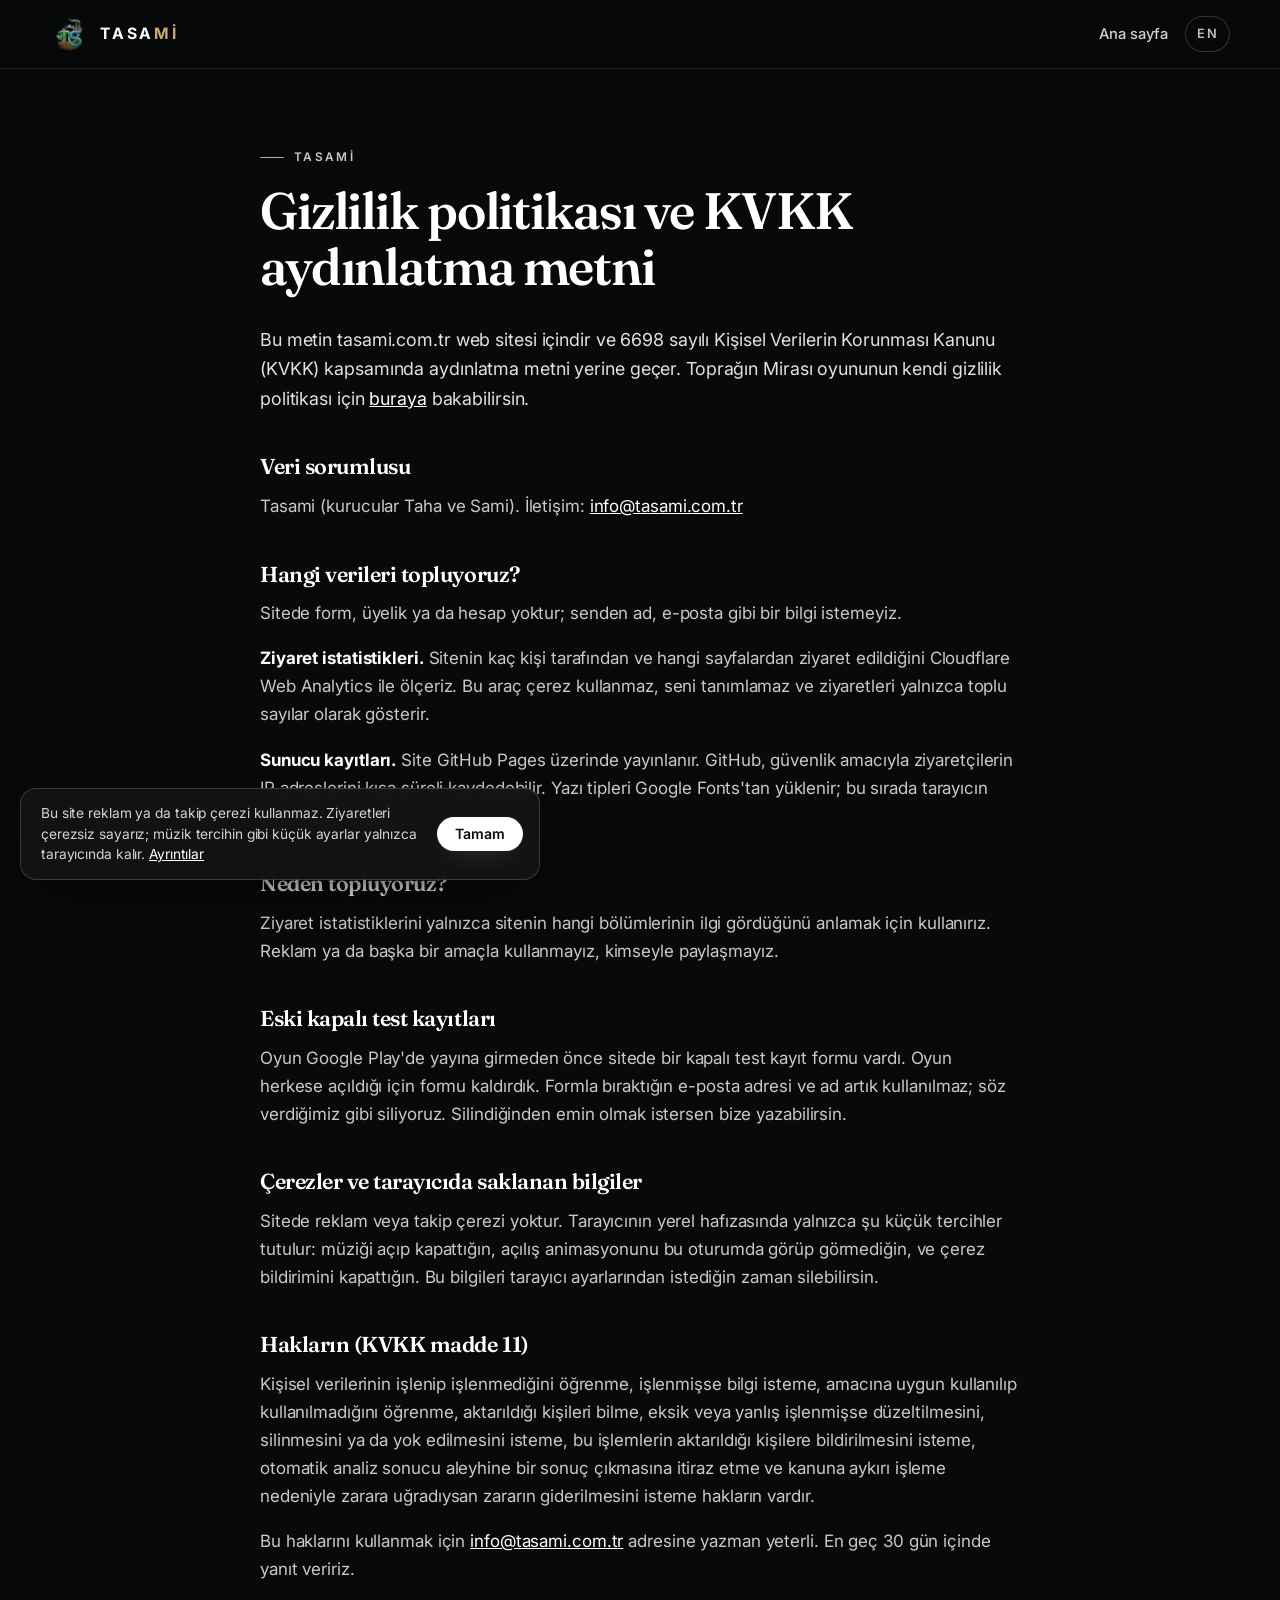
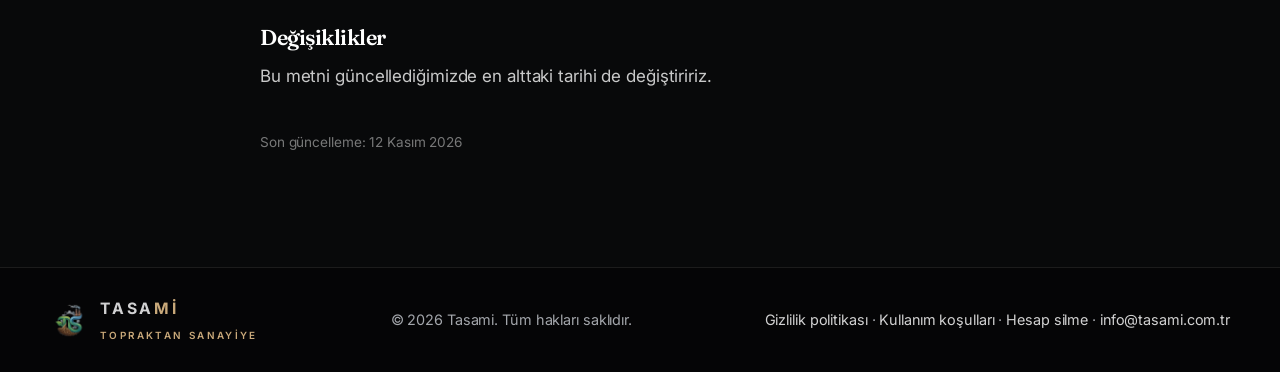
<file: gizlilik/index.html>
<!doctype html>
<html lang="tr">
<head>
<meta charset="utf-8">
<meta name="viewport" content="width=device-width,initial-scale=1,viewport-fit=cover">
<title>Gizlilik politikası ve KVKK aydınlatma metni | Tasami</title>
<meta name="description" content="tasami.com.tr'de hangi verilerin neden toplandığı, nerede saklandığı ve KVKK kapsamındaki hakların.">
<meta name="robots" content="index,follow">
<link rel="canonical" href="https://tasami.com.tr/gizlilik/">
<link rel="alternate" hreflang="tr" href="https://tasami.com.tr/gizlilik/">
<link rel="alternate" hreflang="en" href="https://tasami.com.tr/en/privacy/">
<link rel="alternate" hreflang="x-default" href="https://tasami.com.tr/gizlilik/">
<meta property="og:type" content="website">
<meta property="og:site_name" content="Tasami">
<meta property="og:locale" content="tr_TR">
<meta property="og:title" content="Gizlilik politikası ve KVKK aydınlatma metni | Tasami">
<meta property="og:description" content="tasami.com.tr'de hangi verilerin neden toplandığı, nerede saklandığı ve KVKK kapsamındaki hakların.">
<meta property="og:image" content="https://tasami.com.tr/assets/img/oyun/baslik-og.jpg">
<meta property="og:image:width" content="1200">
<meta property="og:image:height" content="630">
<meta property="og:image:alt" content="Toprağın Mirası oyun logosu">
<meta name="twitter:card" content="summary_large_image">
<meta name="theme-color" content="#000000">
<link rel="icon" href="/favicon.ico" sizes="48x48">
<link rel="icon" type="image/png" sizes="32x32" href="/favicon-32.png">
<link rel="icon" type="image/png" sizes="16x16" href="/favicon-16.png">
<link rel="apple-touch-icon" href="/apple-touch-icon.png">
<link rel="manifest" href="/site.webmanifest">
<link rel="preconnect" href="https://fonts.googleapis.com">
<link rel="preconnect" href="https://fonts.gstatic.com" crossorigin>
<link href="https://fonts.googleapis.com/css2?family=Fraunces:opsz,wght@9..144,400..700&family=Inter:wght@400..700&display=swap" rel="stylesheet">
<link rel="stylesheet" href="/assets/site.css">
<script defer src="https://static.cloudflareinsights.com/beacon.min.js" data-cf-beacon='{"token": "fb4c1c174d214c309af63e72ce75216d"}'></script>
</head>
<body class="doc-page">
<header class="top solid doc-top">
  <div class="wrap top-in">
    <a class="brand" href="/" aria-label="Tasami"><img src="/assets/img/tasami-amblem.png" alt="" width="48" height="48"><span>TASA<b>Mİ</b></span></a>
    <nav class="doc-nav" aria-label="Menü"><a href="/">Ana sayfa</a><a class="lang" href="/en/privacy/" hreflang="en" title="English">EN</a></nav>
  </div>
</header>

<main class="doc">
  <div class="doc-in">
    <p class="kicker">Tasami</p><h1>Gizlilik politikası ve KVKK aydınlatma metni</h1>
    
<p class="doc-lead">Bu metin tasami.com.tr web sitesi içindir ve 6698 sayılı Kişisel Verilerin Korunması Kanunu (KVKK) kapsamında aydınlatma metni yerine geçer. Toprağın Mirası oyununun kendi gizlilik politikası için <a href="https://tysagman.github.io/toprak-oyun/oyun/gizlilik.html">buraya</a> bakabilirsin.</p>

<h2>Veri sorumlusu</h2>
<p>Tasami (kurucular Taha ve Sami). İletişim: <a href="mailto:info@tasami.com.tr">info@tasami.com.tr</a></p>

<h2>Hangi verileri topluyoruz?</h2>
<p>Sitede form, üyelik ya da hesap yoktur; senden ad, e-posta gibi bir bilgi istemeyiz.</p>
<p><b>Ziyaret istatistikleri.</b> Sitenin kaç kişi tarafından ve hangi sayfalardan ziyaret edildiğini Cloudflare Web Analytics ile ölçeriz. Bu araç çerez kullanmaz, seni tanımlamaz ve ziyaretleri yalnızca toplu sayılar olarak gösterir.</p>
<p><b>Sunucu kayıtları.</b> Site GitHub Pages üzerinde yayınlanır. GitHub, güvenlik amacıyla ziyaretçilerin IP adreslerini kısa süreli kaydedebilir. Yazı tipleri Google Fonts'tan yüklenir; bu sırada tarayıcın Google'a bağlanır.</p>

<h2>Neden topluyoruz?</h2>
<p>Ziyaret istatistiklerini yalnızca sitenin hangi bölümlerinin ilgi gördüğünü anlamak için kullanırız. Reklam ya da başka bir amaçla kullanmayız, kimseyle paylaşmayız.</p>

<h2>Eski kapalı test kayıtları</h2>
<p>Oyun Google Play'de yayına girmeden önce sitede bir kapalı test kayıt formu vardı. Oyun herkese açıldığı için formu kaldırdık. Formla bıraktığın e-posta adresi ve ad artık kullanılmaz; söz verdiğimiz gibi siliyoruz. Silindiğinden emin olmak istersen bize yazabilirsin.</p>

<h2 id="cerezler">Çerezler ve tarayıcıda saklanan bilgiler</h2>
<p>Sitede reklam veya takip çerezi yoktur. Tarayıcının yerel hafızasında yalnızca şu küçük tercihler tutulur: müziği açıp kapattığın, açılış animasyonunu bu oturumda görüp görmediğin, ve çerez bildirimini kapattığın. Bu bilgileri tarayıcı ayarlarından istediğin zaman silebilirsin.</p>

<h2>Hakların (KVKK madde 11)</h2>
<p>Kişisel verilerinin işlenip işlenmediğini öğrenme, işlenmişse bilgi isteme, amacına uygun kullanılıp kullanılmadığını öğrenme, aktarıldığı kişileri bilme, eksik veya yanlış işlenmişse düzeltilmesini, silinmesini ya da yok edilmesini isteme, bu işlemlerin aktarıldığı kişilere bildirilmesini isteme, otomatik analiz sonucu aleyhine bir sonuç çıkmasına itiraz etme ve kanuna aykırı işleme nedeniyle zarara uğradıysan zararın giderilmesini isteme hakların vardır.</p>
<p>Bu haklarını kullanmak için <a href="mailto:info@tasami.com.tr">info@tasami.com.tr</a> adresine yazman yeterli. En geç 30 gün içinde yanıt veririz.</p>

<h2>Değişiklikler</h2>
<p>Bu metni güncellediğimizde en alttaki tarihi de değiştiririz.</p>

    <p class="doc-upd">Son güncelleme: 12 Kasım 2026</p>
  </div>
</main>

<footer class="foot">
  <div class="wrap foot-in">
    <a class="brand" href="/"><img src="/assets/img/tasami-amblem.png" alt="" width="32" height="32"><span>TASA<b>Mİ</b><em class="slogan">Topraktan Sanayiye</em></span></a>
    <span>© 2026 Tasami. Tüm hakları saklıdır.</span>
    <span><a href="/gizlilik/">Gizlilik politikası</a> · <a href="/kullanim-kosullari/">Kullanım koşulları</a> · <a href="https://tysagman.github.io/toprak-oyun/oyun/hesap-sil.html">Hesap silme</a> · <a href="mailto:info@tasami.com.tr">info@tasami.com.tr</a></span>
  </div>
</footer>
<div class="cookie" role="region" aria-label="Çerez bildirimi" hidden><p>Bu site reklam ya da takip çerezi kullanmaz. Ziyaretleri çerezsiz sayarız; müzik tercihin gibi küçük ayarlar yalnızca tarayıcında kalır. <a href="/gizlilik/#cerezler">Ayrıntılar</a></p><button class="btn primary ck-ok" type="button">Tamam</button></div>
<script src="/assets/extra.js" defer></script>
</body>
</html>
</file>
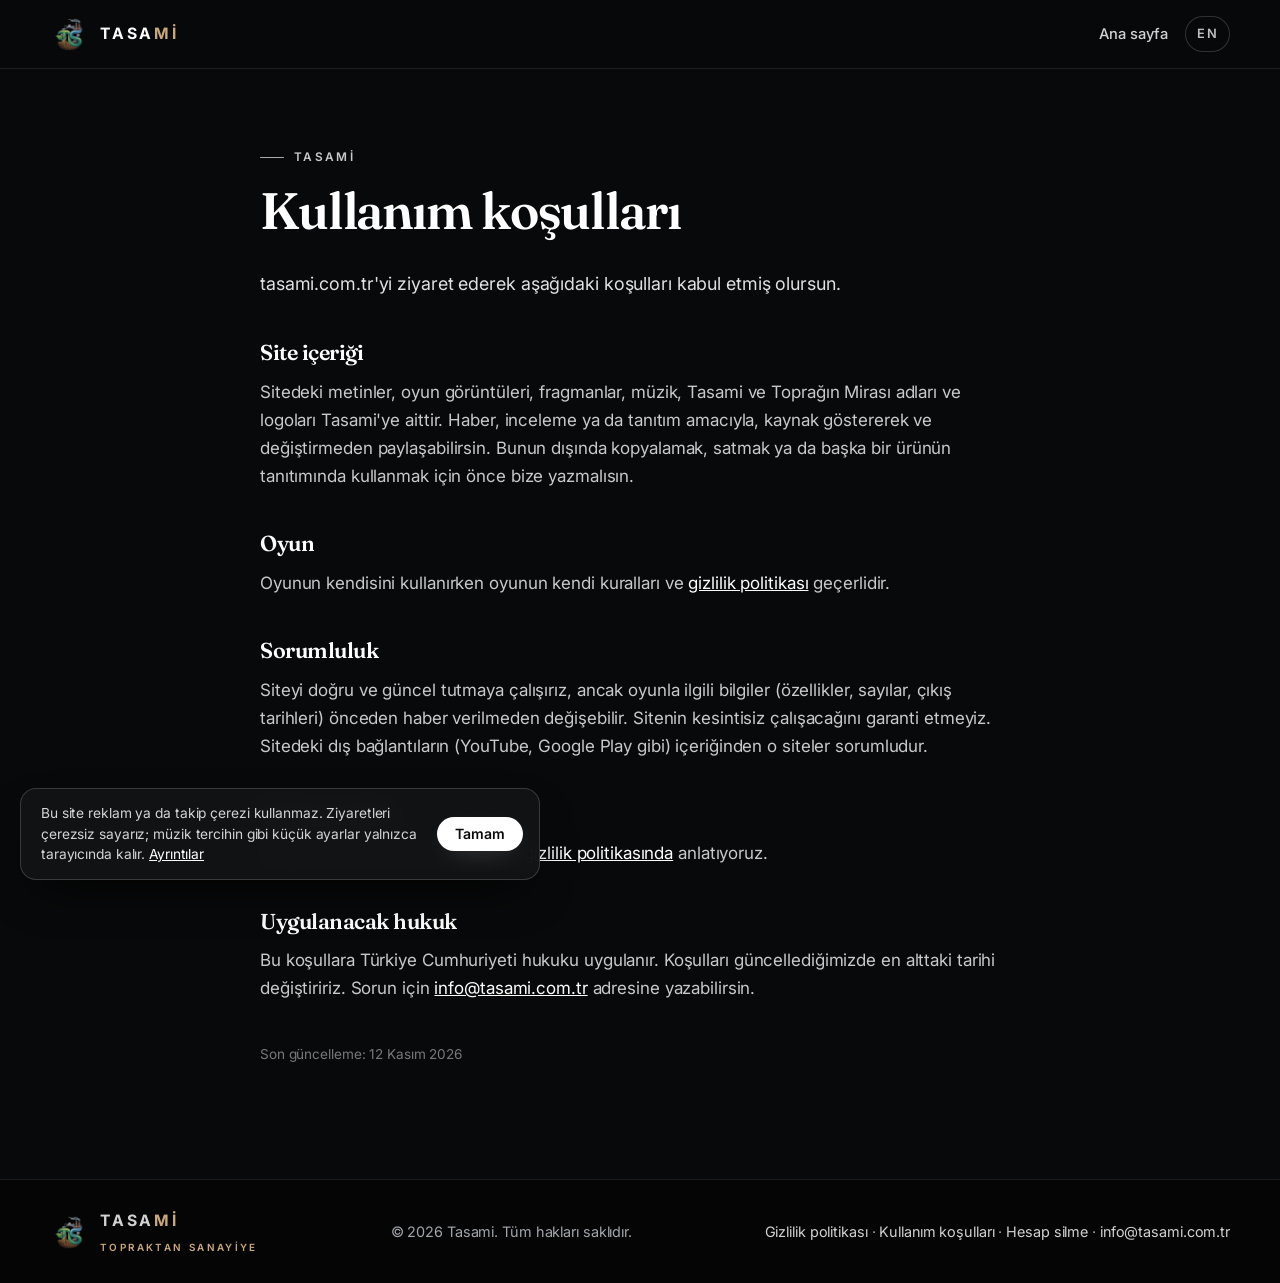
<file: kullanim-kosullari/index.html>
<!doctype html>
<html lang="tr">
<head>
<meta charset="utf-8">
<meta name="viewport" content="width=device-width,initial-scale=1,viewport-fit=cover">
<title>Kullanım koşulları | Tasami</title>
<meta name="description" content="tasami.com.tr web sitesinin kullanım koşulları.">
<meta name="robots" content="index,follow">
<link rel="canonical" href="https://tasami.com.tr/kullanim-kosullari/">
<link rel="alternate" hreflang="tr" href="https://tasami.com.tr/kullanim-kosullari/">
<link rel="alternate" hreflang="en" href="https://tasami.com.tr/en/terms/">
<link rel="alternate" hreflang="x-default" href="https://tasami.com.tr/kullanim-kosullari/">
<meta property="og:type" content="website">
<meta property="og:site_name" content="Tasami">
<meta property="og:locale" content="tr_TR">
<meta property="og:title" content="Kullanım koşulları | Tasami">
<meta property="og:description" content="tasami.com.tr web sitesinin kullanım koşulları.">
<meta property="og:image" content="https://tasami.com.tr/assets/img/oyun/baslik-og.jpg">
<meta property="og:image:width" content="1200">
<meta property="og:image:height" content="630">
<meta property="og:image:alt" content="Toprağın Mirası oyun logosu">
<meta name="twitter:card" content="summary_large_image">
<meta name="theme-color" content="#000000">
<link rel="icon" href="/favicon.ico" sizes="48x48">
<link rel="icon" type="image/png" sizes="32x32" href="/favicon-32.png">
<link rel="icon" type="image/png" sizes="16x16" href="/favicon-16.png">
<link rel="apple-touch-icon" href="/apple-touch-icon.png">
<link rel="manifest" href="/site.webmanifest">
<link rel="preconnect" href="https://fonts.googleapis.com">
<link rel="preconnect" href="https://fonts.gstatic.com" crossorigin>
<link href="https://fonts.googleapis.com/css2?family=Fraunces:opsz,wght@9..144,400..700&family=Inter:wght@400..700&display=swap" rel="stylesheet">
<link rel="stylesheet" href="/assets/site.css">
<script defer src="https://static.cloudflareinsights.com/beacon.min.js" data-cf-beacon='{"token": "fb4c1c174d214c309af63e72ce75216d"}'></script>
</head>
<body class="doc-page">
<header class="top solid doc-top">
  <div class="wrap top-in">
    <a class="brand" href="/" aria-label="Tasami"><img src="/assets/img/tasami-amblem.png" alt="" width="48" height="48"><span>TASA<b>Mİ</b></span></a>
    <nav class="doc-nav" aria-label="Menü"><a href="/">Ana sayfa</a><a class="lang" href="/en/terms/" hreflang="en" title="English">EN</a></nav>
  </div>
</header>

<main class="doc">
  <div class="doc-in">
    <p class="kicker">Tasami</p><h1>Kullanım koşulları</h1>
    
<p class="doc-lead">tasami.com.tr'yi ziyaret ederek aşağıdaki koşulları kabul etmiş olursun.</p>

<h2>Site içeriği</h2>
<p>Sitedeki metinler, oyun görüntüleri, fragmanlar, müzik, Tasami ve Toprağın Mirası adları ve logoları Tasami'ye aittir. Haber, inceleme ya da tanıtım amacıyla, kaynak göstererek ve değiştirmeden paylaşabilirsin. Bunun dışında kopyalamak, satmak ya da başka bir ürünün tanıtımında kullanmak için önce bize yazmalısın.</p>

<h2>Oyun</h2>
<p>Oyunun kendisini kullanırken oyunun kendi kuralları ve <a href="https://tysagman.github.io/toprak-oyun/oyun/gizlilik.html">gizlilik politikası</a> geçerlidir.</p>

<h2>Sorumluluk</h2>
<p>Siteyi doğru ve güncel tutmaya çalışırız, ancak oyunla ilgili bilgiler (özellikler, sayılar, çıkış tarihleri) önceden haber verilmeden değişebilir. Sitenin kesintisiz çalışacağını garanti etmeyiz. Sitedeki dış bağlantıların (YouTube, Google Play gibi) içeriğinden o siteler sorumludur.</p>

<h2>Kişisel veriler</h2>
<p>Hangi verileri neden topladığımızı <a href="/gizlilik/">gizlilik politikasında</a> anlatıyoruz.</p>

<h2>Uygulanacak hukuk</h2>
<p>Bu koşullara Türkiye Cumhuriyeti hukuku uygulanır. Koşulları güncellediğimizde en alttaki tarihi değiştiririz. Sorun için <a href="mailto:info@tasami.com.tr">info@tasami.com.tr</a> adresine yazabilirsin.</p>

    <p class="doc-upd">Son güncelleme: 12 Kasım 2026</p>
  </div>
</main>

<footer class="foot">
  <div class="wrap foot-in">
    <a class="brand" href="/"><img src="/assets/img/tasami-amblem.png" alt="" width="32" height="32"><span>TASA<b>Mİ</b><em class="slogan">Topraktan Sanayiye</em></span></a>
    <span>© 2026 Tasami. Tüm hakları saklıdır.</span>
    <span><a href="/gizlilik/">Gizlilik politikası</a> · <a href="/kullanim-kosullari/">Kullanım koşulları</a> · <a href="https://tysagman.github.io/toprak-oyun/oyun/hesap-sil.html">Hesap silme</a> · <a href="mailto:info@tasami.com.tr">info@tasami.com.tr</a></span>
  </div>
</footer>
<div class="cookie" role="region" aria-label="Çerez bildirimi" hidden><p>Bu site reklam ya da takip çerezi kullanmaz. Ziyaretleri çerezsiz sayarız; müzik tercihin gibi küçük ayarlar yalnızca tarayıcında kalır. <a href="/gizlilik/#cerezler">Ayrıntılar</a></p><button class="btn primary ck-ok" type="button">Tamam</button></div>
<script src="/assets/extra.js" defer></script>
</body>
</html>
</file>
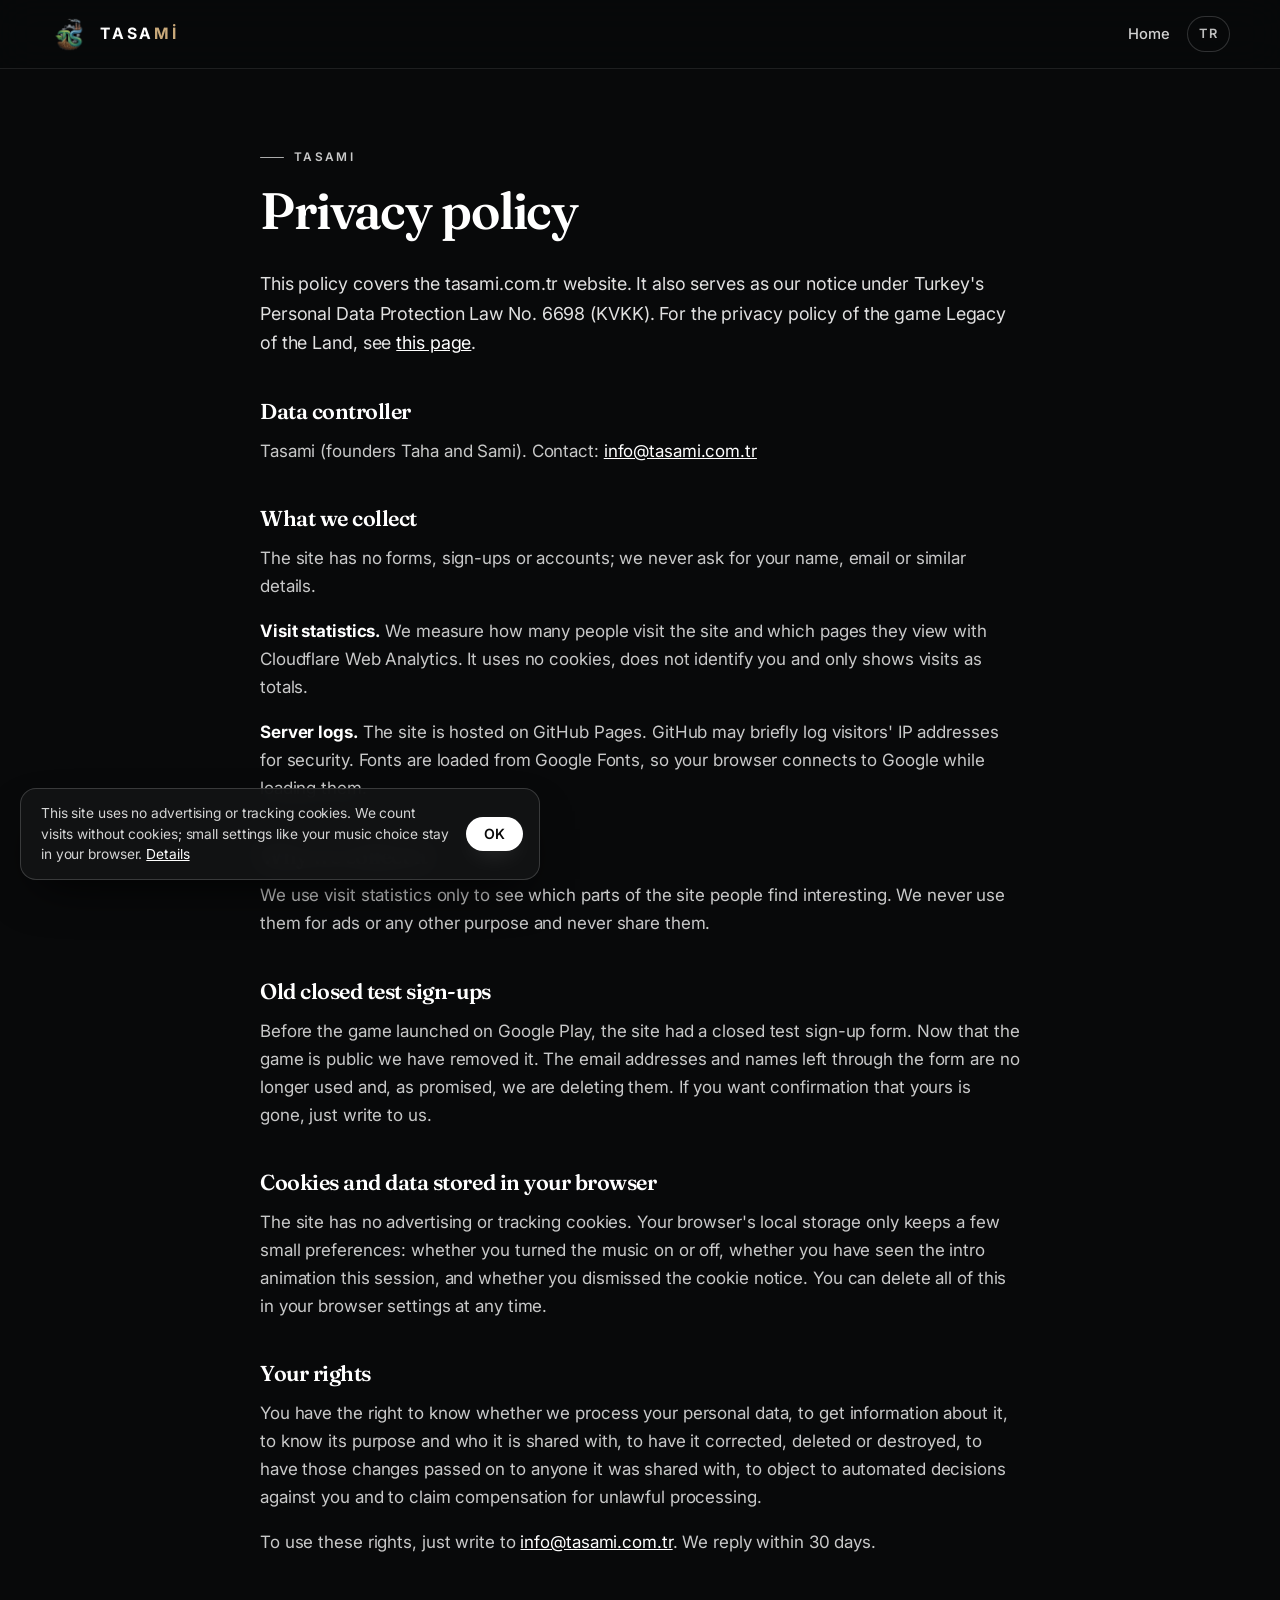
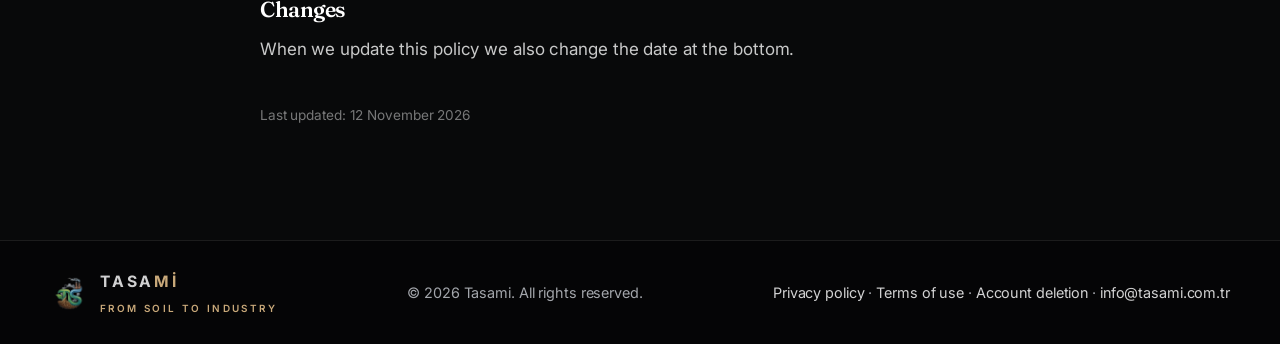
<file: en/privacy/index.html>
<!doctype html>
<html lang="en">
<head>
<meta charset="utf-8">
<meta name="viewport" content="width=device-width,initial-scale=1,viewport-fit=cover">
<title>Privacy policy | Tasami</title>
<meta name="description" content="What data tasami.com.tr collects, why, where it is stored and your rights.">
<meta name="robots" content="index,follow">
<link rel="canonical" href="https://tasami.com.tr/en/privacy/">
<link rel="alternate" hreflang="tr" href="https://tasami.com.tr/gizlilik/">
<link rel="alternate" hreflang="en" href="https://tasami.com.tr/en/privacy/">
<link rel="alternate" hreflang="x-default" href="https://tasami.com.tr/gizlilik/">
<meta property="og:type" content="website">
<meta property="og:site_name" content="Tasami">
<meta property="og:locale" content="en_US">
<meta property="og:title" content="Privacy policy | Tasami">
<meta property="og:description" content="What data tasami.com.tr collects, why, where it is stored and your rights.">
<meta property="og:image" content="https://tasami.com.tr/assets/img/oyun/baslik-og.jpg">
<meta property="og:image:width" content="1200">
<meta property="og:image:height" content="630">
<meta property="og:image:alt" content="Legacy of the Land game logo">
<meta name="twitter:card" content="summary_large_image">
<meta name="theme-color" content="#000000">
<link rel="icon" href="/favicon.ico" sizes="48x48">
<link rel="icon" type="image/png" sizes="32x32" href="/favicon-32.png">
<link rel="icon" type="image/png" sizes="16x16" href="/favicon-16.png">
<link rel="apple-touch-icon" href="/apple-touch-icon.png">
<link rel="manifest" href="/site.webmanifest">
<link rel="preconnect" href="https://fonts.googleapis.com">
<link rel="preconnect" href="https://fonts.gstatic.com" crossorigin>
<link href="https://fonts.googleapis.com/css2?family=Fraunces:opsz,wght@9..144,400..700&family=Inter:wght@400..700&display=swap" rel="stylesheet">
<link rel="stylesheet" href="/assets/site.css">
<script defer src="https://static.cloudflareinsights.com/beacon.min.js" data-cf-beacon='{"token": "fb4c1c174d214c309af63e72ce75216d"}'></script>
</head>
<body class="doc-page">
<header class="top solid doc-top">
  <div class="wrap top-in">
    <a class="brand" href="/en/" aria-label="Tasami"><img src="/assets/img/tasami-amblem.png" alt="" width="48" height="48"><span>TASA<b>Mİ</b></span></a>
    <nav class="doc-nav" aria-label="Menu"><a href="/en/">Home</a><a class="lang" href="/gizlilik/" hreflang="tr" title="Türkçe">TR</a></nav>
  </div>
</header>

<main class="doc">
  <div class="doc-in">
    <p class="kicker">Tasami</p><h1>Privacy policy</h1>
    
<p class="doc-lead">This policy covers the tasami.com.tr website. It also serves as our notice under Turkey's Personal Data Protection Law No. 6698 (KVKK). For the privacy policy of the game Legacy of the Land, see <a href="https://tysagman.github.io/toprak-oyun/oyun/gizlilik.html">this page</a>.</p>

<h2>Data controller</h2>
<p>Tasami (founders Taha and Sami). Contact: <a href="mailto:info@tasami.com.tr">info@tasami.com.tr</a></p>

<h2>What we collect</h2>
<p>The site has no forms, sign-ups or accounts; we never ask for your name, email or similar details.</p>
<p><b>Visit statistics.</b> We measure how many people visit the site and which pages they view with Cloudflare Web Analytics. It uses no cookies, does not identify you and only shows visits as totals.</p>
<p><b>Server logs.</b> The site is hosted on GitHub Pages. GitHub may briefly log visitors' IP addresses for security. Fonts are loaded from Google Fonts, so your browser connects to Google while loading them.</p>

<h2>Why we collect it</h2>
<p>We use visit statistics only to see which parts of the site people find interesting. We never use them for ads or any other purpose and never share them.</p>

<h2>Old closed test sign-ups</h2>
<p>Before the game launched on Google Play, the site had a closed test sign-up form. Now that the game is public we have removed it. The email addresses and names left through the form are no longer used and, as promised, we are deleting them. If you want confirmation that yours is gone, just write to us.</p>

<h2 id="cerezler">Cookies and data stored in your browser</h2>
<p>The site has no advertising or tracking cookies. Your browser's local storage only keeps a few small preferences: whether you turned the music on or off, whether you have seen the intro animation this session, and whether you dismissed the cookie notice. You can delete all of this in your browser settings at any time.</p>

<h2>Your rights</h2>
<p>You have the right to know whether we process your personal data, to get information about it, to know its purpose and who it is shared with, to have it corrected, deleted or destroyed, to have those changes passed on to anyone it was shared with, to object to automated decisions against you and to claim compensation for unlawful processing.</p>
<p>To use these rights, just write to <a href="mailto:info@tasami.com.tr">info@tasami.com.tr</a>. We reply within 30 days.</p>

<h2>Changes</h2>
<p>When we update this policy we also change the date at the bottom.</p>

    <p class="doc-upd">Last updated: 12 November 2026</p>
  </div>
</main>

<footer class="foot">
  <div class="wrap foot-in">
    <a class="brand" href="/en/"><img src="/assets/img/tasami-amblem.png" alt="" width="32" height="32"><span>TASA<b>Mİ</b><em class="slogan">From Soil to Industry</em></span></a>
    <span>© 2026 Tasami. All rights reserved.</span>
    <span><a href="/en/privacy/">Privacy policy</a> · <a href="/en/terms/">Terms of use</a> · <a href="https://tysagman.github.io/toprak-oyun/oyun/hesap-sil.html">Account deletion</a> · <a href="mailto:info@tasami.com.tr">info@tasami.com.tr</a></span>
  </div>
</footer>
<div class="cookie" role="region" aria-label="Cookie notice" hidden><p>This site uses no advertising or tracking cookies. We count visits without cookies; small settings like your music choice stay in your browser. <a href="/en/privacy/#cerezler">Details</a></p><button class="btn primary ck-ok" type="button">OK</button></div>
<script src="/assets/extra.js" defer></script>
</body>
</html>
</file>
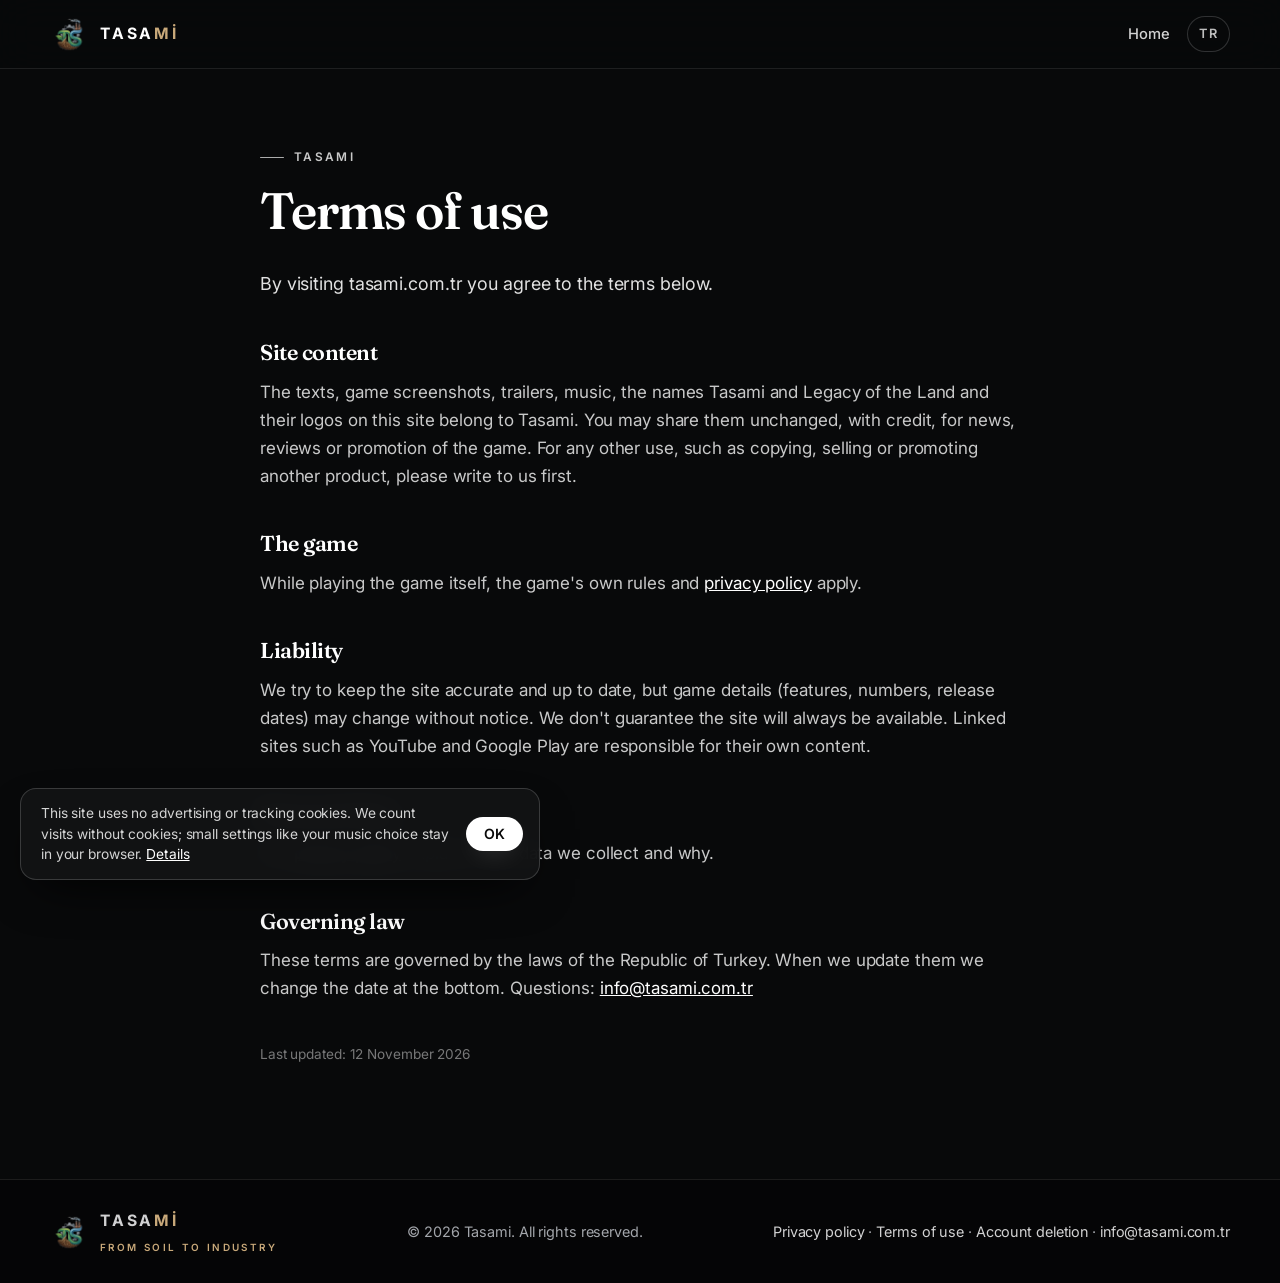
<file: en/terms/index.html>
<!doctype html>
<html lang="en">
<head>
<meta charset="utf-8">
<meta name="viewport" content="width=device-width,initial-scale=1,viewport-fit=cover">
<title>Terms of use | Tasami</title>
<meta name="description" content="Terms of use for the tasami.com.tr website.">
<meta name="robots" content="index,follow">
<link rel="canonical" href="https://tasami.com.tr/en/terms/">
<link rel="alternate" hreflang="tr" href="https://tasami.com.tr/kullanim-kosullari/">
<link rel="alternate" hreflang="en" href="https://tasami.com.tr/en/terms/">
<link rel="alternate" hreflang="x-default" href="https://tasami.com.tr/kullanim-kosullari/">
<meta property="og:type" content="website">
<meta property="og:site_name" content="Tasami">
<meta property="og:locale" content="en_US">
<meta property="og:title" content="Terms of use | Tasami">
<meta property="og:description" content="Terms of use for the tasami.com.tr website.">
<meta property="og:image" content="https://tasami.com.tr/assets/img/oyun/baslik-og.jpg">
<meta property="og:image:width" content="1200">
<meta property="og:image:height" content="630">
<meta property="og:image:alt" content="Legacy of the Land game logo">
<meta name="twitter:card" content="summary_large_image">
<meta name="theme-color" content="#000000">
<link rel="icon" href="/favicon.ico" sizes="48x48">
<link rel="icon" type="image/png" sizes="32x32" href="/favicon-32.png">
<link rel="icon" type="image/png" sizes="16x16" href="/favicon-16.png">
<link rel="apple-touch-icon" href="/apple-touch-icon.png">
<link rel="manifest" href="/site.webmanifest">
<link rel="preconnect" href="https://fonts.googleapis.com">
<link rel="preconnect" href="https://fonts.gstatic.com" crossorigin>
<link href="https://fonts.googleapis.com/css2?family=Fraunces:opsz,wght@9..144,400..700&family=Inter:wght@400..700&display=swap" rel="stylesheet">
<link rel="stylesheet" href="/assets/site.css">
<script defer src="https://static.cloudflareinsights.com/beacon.min.js" data-cf-beacon='{"token": "fb4c1c174d214c309af63e72ce75216d"}'></script>
</head>
<body class="doc-page">
<header class="top solid doc-top">
  <div class="wrap top-in">
    <a class="brand" href="/en/" aria-label="Tasami"><img src="/assets/img/tasami-amblem.png" alt="" width="48" height="48"><span>TASA<b>Mİ</b></span></a>
    <nav class="doc-nav" aria-label="Menu"><a href="/en/">Home</a><a class="lang" href="/kullanim-kosullari/" hreflang="tr" title="Türkçe">TR</a></nav>
  </div>
</header>

<main class="doc">
  <div class="doc-in">
    <p class="kicker">Tasami</p><h1>Terms of use</h1>
    
<p class="doc-lead">By visiting tasami.com.tr you agree to the terms below.</p>

<h2>Site content</h2>
<p>The texts, game screenshots, trailers, music, the names Tasami and Legacy of the Land and their logos on this site belong to Tasami. You may share them unchanged, with credit, for news, reviews or promotion of the game. For any other use, such as copying, selling or promoting another product, please write to us first.</p>

<h2>The game</h2>
<p>While playing the game itself, the game's own rules and <a href="https://tysagman.github.io/toprak-oyun/oyun/gizlilik.html">privacy policy</a> apply.</p>

<h2>Liability</h2>
<p>We try to keep the site accurate and up to date, but game details (features, numbers, release dates) may change without notice. We don't guarantee the site will always be available. Linked sites such as YouTube and Google Play are responsible for their own content.</p>

<h2>Personal data</h2>
<p>Our <a href="/en/privacy/">privacy policy</a> explains what data we collect and why.</p>

<h2>Governing law</h2>
<p>These terms are governed by the laws of the Republic of Turkey. When we update them we change the date at the bottom. Questions: <a href="mailto:info@tasami.com.tr">info@tasami.com.tr</a></p>

    <p class="doc-upd">Last updated: 12 November 2026</p>
  </div>
</main>

<footer class="foot">
  <div class="wrap foot-in">
    <a class="brand" href="/en/"><img src="/assets/img/tasami-amblem.png" alt="" width="32" height="32"><span>TASA<b>Mİ</b><em class="slogan">From Soil to Industry</em></span></a>
    <span>© 2026 Tasami. All rights reserved.</span>
    <span><a href="/en/privacy/">Privacy policy</a> · <a href="/en/terms/">Terms of use</a> · <a href="https://tysagman.github.io/toprak-oyun/oyun/hesap-sil.html">Account deletion</a> · <a href="mailto:info@tasami.com.tr">info@tasami.com.tr</a></span>
  </div>
</footer>
<div class="cookie" role="region" aria-label="Cookie notice" hidden><p>This site uses no advertising or tracking cookies. We count visits without cookies; small settings like your music choice stay in your browser. <a href="/en/privacy/#cerezler">Details</a></p><button class="btn primary ck-ok" type="button">OK</button></div>
<script src="/assets/extra.js" defer></script>
</body>
</html>
</file>
<file: assets/site.css>
/* Tasami · tasami.com.tr */
:root{
  --night:#0b2418; --forest:#123d27; --forest-2:#1b5236; --leaf:#4a9a3f; --leaf-l:#8cc63f;
  --gold:#f2b930; --gold-l:#ffd166; --gold-d:#c98a12; --sky:#8bccea; --lake:#2d6b87;
  --cream:#fbf6ea; --paper:#fffdf7; --ink:#14231a; --muted:#5b6a60; --line:rgba(18,61,39,.12);
  --r:20px; --r-s:12px; --ease:cubic-bezier(.2,.7,.2,1); --ease-out:cubic-bezier(.16,1,.3,1);
  --serif:"Fraunces",Georgia,serif; --sans:"Nunito Sans",system-ui,-apple-system,"Segoe UI",Roboto,sans-serif;
  --shadow:0 24px 60px -20px rgba(8,30,18,.45);
}
*,*::before,*::after{box-sizing:border-box}
html{scroll-behavior:smooth;scroll-padding-top:76px;-webkit-text-size-adjust:100%}
body{margin:0;background:var(--cream);color:var(--ink);font:17px/1.7 var(--sans);-webkit-font-smoothing:antialiased;overflow-x:hidden}
img,video,svg{display:block;max-width:100%}
a{color:inherit}
h1,h2,h3{font-family:var(--serif);line-height:1.08;margin:0 0 .5em;color:var(--forest);letter-spacing:-.01em}
h2{font-size:clamp(2rem,4.6vw,3.4rem);font-weight:900}
h3{font-weight:700}
p{margin:0 0 1em}
.wrap{width:min(1200px,100% - 40px);margin-inline:auto}
.kicker{display:inline-flex;align-items:center;gap:10px;font-weight:800;letter-spacing:.18em;text-transform:uppercase;font-size:.76rem;color:var(--gold-d);margin:0 0 14px}
.kicker::before{content:"";width:28px;height:2px;background:currentColor;border-radius:2px}
.sub{color:var(--muted);font-size:1.05rem;max-width:620px}
.sec-head{margin-bottom:44px}
.sec-head.center{text-align:center}
.sec-head.center .kicker{justify-content:center}
.sec-head.center .sub{margin-inline:auto}
.skip{position:absolute;left:-999px;top:8px;z-index:100;background:var(--gold);color:var(--forest);padding:8px 14px;border-radius:8px}
.skip:focus{left:8px}
:focus-visible{outline:3px solid var(--gold);outline-offset:3px;border-radius:6px}

/* buttons */
.btn{--b:var(--gold);display:inline-flex;align-items:center;gap:10px;border:0;border-radius:999px;padding:15px 26px;font:800 1rem/1 var(--sans);text-decoration:none;cursor:pointer;transition:transform .35s var(--ease-out),box-shadow .35s var(--ease-out),background .25s}
.btn svg{width:18px;height:18px;fill:currentColor}
.btn.primary{background:var(--gold);color:var(--night);box-shadow:0 10px 30px -8px rgba(242,185,48,.65)}
.btn.primary:hover{transform:translateY(-3px);box-shadow:0 18px 40px -10px rgba(242,185,48,.75);background:var(--gold-l)}
.btn.glass{background:rgba(255,255,255,.12);color:#fff;backdrop-filter:blur(10px);-webkit-backdrop-filter:blur(10px);box-shadow:inset 0 0 0 1.5px rgba(255,255,255,.35)}
.btn.glass:hover{background:rgba(255,255,255,.22);transform:translateY(-3px)}

/* header */
.top{position:fixed;inset:0 0 auto;z-index:50;color:#fff;transition:background .4s,box-shadow .4s,transform .4s var(--ease)}
.top.solid{background:rgba(11,36,24,.86);backdrop-filter:blur(14px) saturate(1.3);-webkit-backdrop-filter:blur(14px) saturate(1.3);box-shadow:0 1px 0 rgba(255,255,255,.06)}
.top.hide{transform:translateY(-100%)}
.top-in{display:flex;align-items:center;gap:24px;height:72px}
.brand{display:flex;align-items:center;gap:10px;color:#fff;text-decoration:none;font-weight:900;letter-spacing:.08em;font-size:1.15rem}
.brand img{border-radius:50%;transition:transform .6s var(--ease-out)}
.brand:hover img{transform:rotate(-12deg) scale(1.06)}
.brand b{color:var(--gold)}
.nav{display:flex;align-items:center;gap:6px;margin-left:auto}
.nav a{color:rgba(255,255,255,.86);text-decoration:none;font-weight:700;font-size:.93rem;padding:8px 12px;border-radius:999px;position:relative;transition:color .2s,background .2s}
.nav a:hover{color:#fff;background:rgba(255,255,255,.1)}
.nav a.on{color:var(--gold)}
.nav .lang{margin-left:8px;color:var(--night);background:var(--gold);font-weight:900;font-size:.8rem;padding:7px 13px}
.nav .lang:hover{background:var(--gold-l);color:var(--night)}
.burger{display:none;margin-left:auto;width:44px;height:44px;border:0;background:transparent;cursor:pointer;position:relative}
.burger span{position:absolute;left:11px;right:11px;height:2px;background:#fff;border-radius:2px;transition:transform .35s var(--ease-out),opacity .2s}
.burger span:nth-child(1){top:15px}.burger span:nth-child(2){top:21px}.burger span:nth-child(3){top:27px}
.menu-open .burger span:nth-child(1){transform:translateY(6px) rotate(45deg)}
.menu-open .burger span:nth-child(2){opacity:0}
.menu-open .burger span:nth-child(3){transform:translateY(-6px) rotate(-45deg)}
.progress{position:absolute;left:0;bottom:0;height:2px;width:100%;background:linear-gradient(90deg,var(--gold),var(--leaf-l));transform-origin:0 50%;transform:scaleX(var(--p,0))}

/* hero */
.hero{position:relative;min-height:100svh;display:flex;align-items:flex-end;color:#fff;overflow:hidden;isolation:isolate;background:var(--night)}
.hero-media{position:absolute;inset:0;z-index:-2}
.hero-media img,.hero-media video{position:absolute;inset:0;width:100%;height:100%;object-fit:cover}
.hero-media img{animation:kenburns 26s var(--ease) infinite alternate}
.hero-video{opacity:0;transition:opacity 1.2s ease}
.hero-video.on{opacity:1}
@keyframes kenburns{from{transform:scale(1.04)}to{transform:scale(1.16) translate(-1.5%,1%)}}
.hero-shade{position:absolute;inset:0;z-index:-1;background:
  radial-gradient(120% 70% at 20% 100%,rgba(8,26,16,.92) 0%,rgba(8,26,16,.55) 45%,transparent 75%),
  linear-gradient(180deg,rgba(8,26,16,.55) 0%,transparent 22%,transparent 50%,rgba(8,26,16,.85) 100%)}
.hero-in{padding:140px 0 120px;max-width:880px;margin-left:max(20px,calc((100% - 1200px)/2))}
.badge{display:inline-flex;align-items:center;gap:10px;font-size:.8rem;font-weight:800;letter-spacing:.04em;background:rgba(255,255,255,.12);backdrop-filter:blur(8px);-webkit-backdrop-filter:blur(8px);border:1px solid rgba(255,255,255,.22);border-radius:999px;padding:7px 14px 7px 10px;margin-bottom:22px}
.badge i{width:9px;height:9px;border-radius:50%;background:var(--leaf-l);box-shadow:0 0 0 0 rgba(140,198,63,.7);animation:ping 2s infinite}
@keyframes ping{70%{box-shadow:0 0 0 10px rgba(140,198,63,0)}100%{box-shadow:0 0 0 0 rgba(140,198,63,0)}}
.hero .kicker{color:var(--gold);display:flex;width:max-content}
.hero-title{color:#fff;font-size:clamp(3rem,10vw,7.6rem);font-weight:900;line-height:.95;margin:0 0 24px;text-shadow:0 6px 40px rgba(0,0,0,.35)}
.hero-title .w{display:inline-block;overflow:hidden;vertical-align:bottom;padding-bottom:.08em}
.hero-title .w>span{display:inline-block;transform:translateY(105%);animation:rise 1.1s var(--ease-out) forwards;animation-delay:calc(.15s + var(--d,0)*.12s)}
@keyframes rise{to{transform:none}}
.lead{max-width:640px;font-size:clamp(1.08rem,1.9vw,1.32rem);color:rgba(255,255,255,.9)}
.cta{display:flex;flex-wrap:wrap;gap:14px;margin-top:34px}
.hero .badge,.hero .kicker,.hero .lead,.hero .cta{opacity:0;transform:translateY(18px);animation:fadeup 1s var(--ease-out) forwards}
.hero .badge{animation-delay:.05s}.hero .kicker{animation-delay:.12s}.hero .lead{animation-delay:.55s}.hero .cta{animation-delay:.75s}
@keyframes fadeup{to{opacity:1;transform:none}}
.scroll-cue{position:absolute;left:50%;bottom:26px;transform:translateX(-50%);display:flex;flex-direction:column;align-items:center;gap:8px;color:rgba(255,255,255,.75);text-decoration:none;font-size:.72rem;font-weight:800;letter-spacing:.2em;text-transform:uppercase}
.scroll-cue i{width:24px;height:38px;border:2px solid rgba(255,255,255,.6);border-radius:14px;position:relative}
.scroll-cue i::after{content:"";position:absolute;left:50%;top:7px;width:4px;height:8px;margin-left:-2px;border-radius:2px;background:#fff;animation:wheel 1.8s infinite}
@keyframes wheel{0%{opacity:0;transform:translateY(-4px)}30%{opacity:1}100%{opacity:0;transform:translateY(12px)}}

/* stats */
.stats{background:var(--night);color:#fff;position:relative;z-index:2}
.stats-in{display:grid;grid-template-columns:repeat(4,1fr)}
.stat{padding:34px 20px;text-align:center;border-left:1px solid rgba(255,255,255,.08)}
.stat:first-child{border-left:0}
.stat strong{display:block;font-family:var(--serif);font-weight:900;font-size:clamp(2.2rem,4.5vw,3.4rem);line-height:1;color:var(--gold);font-variant-numeric:tabular-nums}
.stat span{display:block;margin-top:8px;color:rgba(255,255,255,.75);font-weight:600;font-size:.95rem}

/* story */
.story{padding:130px 0 90px}
.story-in{display:grid;grid-template-columns:1fr 1.15fr;gap:72px;align-items:center}
.story-txt p{color:#33463a;font-size:1.08rem}
.story-img{margin:0;border-radius:var(--r);overflow:hidden;box-shadow:var(--shadow);aspect-ratio:4/3.2;position:relative}
.story-img img{width:100%;height:118%;object-fit:cover;will-change:transform}
.story-img::after{content:"";position:absolute;inset:0;border-radius:inherit;box-shadow:inset 0 0 0 1px rgba(255,255,255,.25)}

/* chapters */
.chapters{padding:60px 0 120px;background:linear-gradient(180deg,var(--cream),#eef4e6)}
.ch-track-wrap{overflow-x:auto;scroll-snap-type:x mandatory;-webkit-overflow-scrolling:touch;scrollbar-width:thin;scrollbar-color:var(--leaf) transparent;padding-bottom:14px}
.ch-track{list-style:none;margin:0;padding:0 max(20px,calc((100% - 1200px)/2));display:grid;grid-auto-flow:column;grid-auto-columns:min(380px,82vw);gap:22px;counter-reset:c}
.ch{scroll-snap-align:start;background:var(--paper);border-radius:var(--r);overflow:hidden;box-shadow:0 14px 40px -24px rgba(8,30,18,.5);display:flex;flex-direction:column;transition:transform .5s var(--ease-out),box-shadow .5s var(--ease-out)}
.ch:hover{transform:translateY(-8px);box-shadow:0 28px 50px -24px rgba(8,30,18,.55)}
.ch figure{margin:0;aspect-ratio:16/10;overflow:hidden;position:relative}
.ch figure img{width:100%;height:100%;object-fit:cover;transition:transform 1.2s var(--ease-out)}
.ch:hover figure img{transform:scale(1.08)}
.ch figure::after{content:"";position:absolute;inset:auto 0 0;height:50%;background:linear-gradient(transparent,rgba(8,26,16,.55))}
.ch-body{padding:22px 24px 26px;position:relative}
.ch-n{position:absolute;top:-36px;left:24px;z-index:1;font-weight:900;font-size:.74rem;letter-spacing:.16em;text-transform:uppercase;color:var(--night);background:var(--gold);padding:6px 12px;border-radius:999px}
.ch h3{font-size:1.45rem;margin:.2em 0 .35em}
.ch p{margin:0;color:var(--muted);font-size:.98rem;line-height:1.6}

/* features */
.features{padding:120px 0 60px}
.feat{display:grid;grid-template-columns:1.25fr 1fr;gap:64px;align-items:center;margin-bottom:110px}
.feat.flip{grid-template-columns:1fr 1.25fr}
.feat.flip .feat-img{order:2}
.feat-img{margin:0;border-radius:var(--r);overflow:hidden;box-shadow:var(--shadow);aspect-ratio:16/10;position:relative}
.feat-img img{width:100%;height:100%;object-fit:cover;transform:scale(1.12);transition:transform 1.8s var(--ease-out)}
.feat-img.in img{transform:scale(1)}
.feat-img:hover img{transform:scale(1.04)}
.feat-n{display:block;font-family:var(--serif);font-weight:900;font-size:4.2rem;line-height:1;color:transparent;-webkit-text-stroke:1.5px rgba(18,61,39,.25);margin-bottom:6px}
.feat h3{font-size:clamp(1.7rem,3vw,2.4rem)}
.feat p{color:#33463a;font-size:1.08rem}
.tags{display:flex;flex-wrap:wrap;gap:8px;list-style:none;padding:0;margin:20px 0 0}
.tags li{background:#e9f2df;color:var(--forest);border-radius:999px;padding:6px 14px;font-weight:800;font-size:.84rem}

/* trailer */
.trailer{padding:120px 0;background:radial-gradient(80% 60% at 50% 0%,#1b5236 0%,var(--night) 70%);color:#fff}
.trailer h2{color:#fff}
.video-frame{border-radius:calc(var(--r) + 4px);overflow:hidden;background:#000;aspect-ratio:16/9;box-shadow:0 40px 90px -30px rgba(0,0,0,.8),0 0 0 1px rgba(255,255,255,.08)}
.video-frame video{width:100%;height:100%;object-fit:cover}
.note{text-align:center;color:rgba(255,255,255,.6);font-size:.88rem;margin-top:18px}

/* gallery */
.gallery{padding:120px 0}
.g-grid{display:grid;grid-template-columns:repeat(4,1fr);grid-auto-flow:dense;gap:14px}
.g-item{margin:0;position:relative;border-radius:var(--r-s);overflow:hidden;aspect-ratio:16/10;background:#dbe6d4}
.g-item.wide{grid-column:span 2;grid-row:span 2;aspect-ratio:auto}
.g-item a{display:block;height:100%}
.g-item img{width:100%;height:100%;object-fit:cover;transition:transform .9s var(--ease-out),filter .5s}
.g-item:hover img{transform:scale(1.07)}
.g-item figcaption{position:absolute;inset:auto 0 0;padding:28px 14px 12px;color:#fff;font-weight:800;font-size:.9rem;background:linear-gradient(transparent,rgba(8,26,16,.8));transform:translateY(100%);transition:transform .45s var(--ease-out);pointer-events:none}
.g-item:hover figcaption,.g-item a:focus-visible+figcaption{transform:none}

/* lightbox + video modal */
.lb,.vm{position:fixed;inset:0;z-index:90;background:rgba(5,16,10,.94);display:flex;align-items:center;justify-content:center;opacity:0;transition:opacity .35s}
.lb.open,.vm.open{opacity:1}
.lb[hidden],.vm[hidden]{display:none}
.lb figure{margin:0;max-width:min(1500px,92vw);transform:scale(.96);transition:transform .45s var(--ease-out)}
.lb.open figure{transform:none}
.lb img{max-height:82vh;width:auto;margin:auto;border-radius:12px;box-shadow:0 30px 80px rgba(0,0,0,.6)}
.lb figcaption{color:#fff;text-align:center;margin-top:14px;font-weight:700}
.lb-x{position:absolute;top:18px;right:18px;width:48px;height:48px;border-radius:50%;border:0;background:rgba(255,255,255,.12);color:#fff;font-size:1.2rem;cursor:pointer;transition:background .2s,transform .3s}
.lb-x:hover{background:var(--gold);color:var(--night);transform:rotate(90deg)}
.lb-nav{position:absolute;top:50%;transform:translateY(-50%);width:56px;height:56px;border-radius:50%;border:0;background:rgba(255,255,255,.1);color:#fff;font-size:2rem;line-height:1;cursor:pointer;transition:background .2s}
.lb-nav:hover{background:rgba(255,255,255,.25)}
.lb-nav.prev{left:18px}.lb-nav.next{right:18px}
.vm-in{width:min(1280px,94vw);aspect-ratio:16/9;border-radius:14px;overflow:hidden;background:#000;transform:scale(.96);transition:transform .45s var(--ease-out)}
.vm.open .vm-in{transform:none}
.vm video{width:100%;height:100%}
body.lock{overflow:hidden}

/* early access */
.test{position:relative;padding:120px 0;overflow:hidden;isolation:isolate}
.test-bg{position:absolute;inset:0;z-index:-1;background:linear-gradient(180deg,rgba(251,246,234,.9),rgba(251,246,234,.97)),url("img/oyun/meralar-k.webp") center/cover}
.test-grid{display:grid;grid-template-columns:1.5fr 1fr;gap:22px;max-width:1000px;margin:0 auto}
.card{background:var(--paper);border:1px solid var(--line);border-radius:var(--r);padding:32px;box-shadow:0 20px 50px -30px rgba(8,30,18,.45)}
.card h3{display:flex;align-items:center;gap:10px;font-size:1.35rem}
.card h3 svg{width:22px;height:22px;fill:var(--leaf)}
.card p{color:var(--muted)}
.play{border-top:5px solid var(--leaf)}
.ios{border-top:5px solid #8a958d;display:flex;flex-direction:column;align-items:flex-start}
.ios h3 svg{fill:#5b6a60;color:#5b6a60}
.soon{margin-top:auto;background:var(--night);color:var(--gold);border-radius:999px;padding:8px 18px;font-weight:900;font-size:.9rem}

/* about */
.about{padding:120px 0;background:var(--night);color:rgba(255,255,255,.85)}
.about h2{color:#fff}
.about-in{display:grid;grid-template-columns:320px 1fr;gap:72px;align-items:center}
.about-logo img{border-radius:36px;box-shadow:0 30px 70px -20px rgba(0,0,0,.7);animation:float 7s ease-in-out infinite}
@keyframes float{50%{transform:translateY(-12px) rotate(-1.5deg)}}
.about .tags li{background:rgba(255,255,255,.08);color:var(--gold);border:1px solid rgba(255,255,255,.12)}

/* contact */
.contact{padding:110px 0 120px;text-align:center}
.contact p{max-width:560px;margin:0 auto 28px;color:var(--muted);font-size:1.08rem}
.contact .mail{margin-top:16px;font-weight:800}
.contact .mail a{color:var(--forest);text-decoration:none;border-bottom:2px solid var(--gold)}
.foot{background:#071a10;color:rgba(255,255,255,.6);font-size:.9rem}
.foot-in{display:flex;justify-content:space-between;align-items:center;flex-wrap:wrap;gap:14px;padding:26px 0}
.foot a{color:rgba(255,255,255,.82);text-decoration:none}
.foot a:hover{color:var(--gold)}
.foot .brand{font-size:1rem}

/* reveal on scroll */
.js .reveal{opacity:0;transform:translateY(40px);transition:opacity 1s var(--ease-out),transform 1.1s var(--ease-out);transition-delay:calc(var(--i,0)*90ms)}
.js .reveal.in{opacity:1;transform:none}
.js .feat.flip .feat-txt.reveal{transform:translateX(-40px)}
.js .feat:not(.flip) .feat-txt.reveal{transform:translateX(40px)}
.js .feat .feat-txt.reveal.in{transform:none}


/* ---------- fx ---------- */
main{overflow-x:clip}
/* intro curtain */
.intro{position:fixed;inset:0;z-index:200;display:none;place-items:center;background:radial-gradient(70% 70% at 50% 45%,#1b5236 0%,var(--night) 70%);color:#fff;clip-path:circle(150% at 50% 50%);transition:clip-path 1.1s cubic-bezier(.77,0,.18,1)}
.js.intro-on .intro{display:grid}
.intro.out{clip-path:circle(0% at 50% 50%)}
.intro-in{display:flex;flex-direction:column;align-items:center;gap:14px}
.intro-in img{border-radius:50%;animation:introLogo 1.1s var(--ease-out) both;box-shadow:0 0 0 0 rgba(242,185,48,.5)}
.intro-word{font-weight:900;letter-spacing:.32em;font-size:clamp(1.8rem,5vw,2.8rem);padding-left:.32em;animation:introWord 1.1s 2.5s var(--ease-out) both}
.intro-word b{color:var(--gold)}
.intro-in small{font-family:var(--serif);font-style:italic;font-size:1.1rem;color:rgba(255,255,255,.7);animation:fadeup .9s 2.9s var(--ease-out) both;opacity:0}
@keyframes introLogo{from{transform:scale(.3) rotate(-200deg);opacity:0}to{transform:none;opacity:1}}
@keyframes introWord{from{letter-spacing:1.2em;opacity:0;filter:blur(10px)}to{opacity:1}}
.js.intro-on:not(.ready) .hero *{animation-play-state:paused!important}
html.intro-on:not(.ready){overflow:hidden}
.js.intro-on .intro{animation:introAuto .6s 14s forwards}
@keyframes introAuto{to{opacity:0;visibility:hidden}}

/* cursor glow + ring */
.cursor{position:fixed;left:0;top:0;z-index:120;width:34px;height:34px;margin:-17px 0 0 -17px;border:1.5px solid var(--gold);border-radius:50%;pointer-events:none;opacity:0;transition:opacity .3s,width .35s var(--ease-out),height .35s var(--ease-out),margin .35s var(--ease-out),background .3s;mix-blend-mode:difference}
.cursor.on{opacity:1}
.cursor.big{width:70px;height:70px;margin:-35px 0 0 -35px;background:rgba(242,185,48,.25)}

/* hero fx */
.hero-fx{position:absolute;inset:0;z-index:-1;width:100%;height:100%;pointer-events:none}
.hero-media{transition:transform .9s var(--ease-out)}
.hero-in{will-change:transform,opacity}
.hero-title{filter:drop-shadow(0 6px 30px rgba(0,0,0,.35));text-shadow:none}
.hero-title .w>span{background:linear-gradient(100deg,#fff 0%,#fff 40%,var(--gold-l) 50%,#fff 60%,#fff 100%) 0 0/250% 100%;-webkit-background-clip:text;background-clip:text;color:transparent;animation:rise 1.1s var(--ease-out) forwards,shine 5s 1.8s ease-in-out infinite;animation-delay:calc(.15s + var(--d,0)*.12s),calc(1.6s + var(--d,0)*.15s)}
@keyframes shine{0%{background-position:100% 0}45%,100%{background-position:-50% 0}}
.btn{position:relative;overflow:hidden;isolation:isolate}
.btn.primary::after{content:"";position:absolute;inset:0;z-index:-1;background:linear-gradient(110deg,transparent 30%,rgba(255,255,255,.65) 50%,transparent 70%);transform:translateX(-120%);animation:sweep 3.6s 2.4s ease-in-out infinite}
@keyframes sweep{0%,60%{transform:translateX(-120%)}100%{transform:translateX(120%)}}
.btn.primary{animation:glow 3s ease-in-out infinite}
@keyframes glow{50%{box-shadow:0 10px 40px -4px rgba(242,185,48,.9)}}

/* marquee */
.marquee{background:var(--night);color:#fff;padding:26px 0 30px;overflow:hidden;border-top:1px solid rgba(255,255,255,.06);position:relative;z-index:2}
.mq-row{overflow:hidden;white-space:nowrap;transform:skewX(var(--sk,0deg));transition:transform .4s var(--ease-out)}
.mq-in{display:inline-flex;align-items:center;gap:34px;padding-right:34px;animation:mq 38s linear infinite}
.mq-row.rev .mq-in{animation-direction:reverse;animation-duration:46s}
.mq-in span{font-family:var(--serif);font-weight:900;font-size:clamp(2rem,5vw,3.6rem);line-height:1.15}
.mq-row.rev .mq-in span{color:transparent;-webkit-text-stroke:1.5px rgba(242,185,48,.75)}
.mq-in i{color:var(--gold);font-style:normal;font-size:1.4rem}
@keyframes mq{to{transform:translateX(-50%)}}

/* heading word rise */
.js .reveal .w{display:inline-block;overflow:hidden;vertical-align:bottom;padding-bottom:.06em}
.js .reveal .w>span{display:inline-block;transform:translateY(110%) rotate(4deg);transition:transform 1s var(--ease-out);transition-delay:calc(.1s + var(--d,0)*70ms)}
.js .reveal.in .w>span{transform:none}
.js .reveal .kicker::before{transform:scaleX(0);transform-origin:0 50%;transition:transform .9s .2s var(--ease-out)}
.js .reveal.in .kicker::before{transform:none}

/* image wipes */
.js .story-img.reveal,.js .feat-img.reveal{opacity:1;transform:none;clip-path:inset(12% 12% 12% 12% round var(--r));transition:clip-path 1.4s var(--ease-out)}
.js .story-img.reveal.in,.js .feat-img.reveal.in{clip-path:inset(0 0 0 0 round var(--r))}
.js .g-item.reveal{transform:translateY(60px) scale(.9) rotate(var(--rot,0deg));transition:opacity .9s var(--ease-out),transform 1.1s var(--ease-out);transition-delay:calc(var(--i,0)*90ms)}
.js .g-item.reveal.in{transform:none}
.js .ch.reveal{transform:translateX(120px) rotate(3deg);transition-delay:calc(var(--i,0)*110ms)}
.js .ch.reveal.in{transform:none}
.js .stat.reveal{transform:translateY(30px) scale(.8)}
.js .stat.reveal.in{transform:none}

/* 3d tilt + shine */
.tilt{transform-style:preserve-3d;will-change:transform}
.tilt.tilting{transition:transform .12s linear!important;transition-delay:0s!important}
.tilt-shine{position:absolute;inset:0;z-index:3;pointer-events:none;border-radius:inherit;background:radial-gradient(circle at var(--mx,50%) var(--my,50%),rgba(255,255,255,.35),transparent 45%);opacity:0;transition:opacity .4s;mix-blend-mode:soft-light}
.tilt:hover .tilt-shine{opacity:1}

/* stats glow */
.stat strong{text-shadow:0 0 0 rgba(242,185,48,0);transition:text-shadow 1s}
.stat.in strong{animation:numGlow 2.2s 1.2s ease-out}
@keyframes numGlow{30%{text-shadow:0 0 30px rgba(242,185,48,.8)}}

/* trailer */
.trailer{overflow:hidden;position:relative}
.trailer::before{content:"";position:absolute;width:900px;height:900px;left:50%;top:40%;margin-left:-450px;background:conic-gradient(from 0deg,transparent,rgba(242,185,48,.18),transparent 30%,rgba(140,198,63,.16),transparent 60%);border-radius:50%;filter:blur(40px);animation:spin 18s linear infinite;pointer-events:none}
@keyframes spin{to{transform:rotate(1turn)}}
.trailer .wrap{position:relative}
.video-frame{position:relative;transform:perspective(1400px) rotateX(var(--vx,14deg)) scale(var(--vs,.86));transition:transform .2s linear}
.js .video-frame.reveal,.js .video-frame.reveal.in{opacity:1;transform:perspective(1400px) rotateX(var(--vx,14deg)) scale(var(--vs,.86))}
.video-frame::after{content:"";position:absolute;inset:0;border-radius:inherit;pointer-events:none;box-shadow:inset 0 0 0 1px rgba(255,255,255,.12)}
.vf-play{position:absolute;inset:0;z-index:2;display:flex;flex-direction:column;align-items:center;justify-content:center;gap:18px;border:0;background:radial-gradient(circle at 50% 50%,rgba(8,26,16,.15),rgba(8,26,16,.6));color:#fff;cursor:pointer;font:900 1.05rem var(--sans);letter-spacing:.06em;transition:opacity .5s}
.vf-play span{width:104px;height:104px;border-radius:50%;background:var(--gold);display:grid;place-items:center;position:relative;transition:transform .5s var(--ease-out);box-shadow:0 20px 50px -10px rgba(242,185,48,.7)}
.vf-play span::before,.vf-play span::after{content:"";position:absolute;inset:0;border-radius:50%;border:2px solid var(--gold);animation:ripple 2.4s ease-out infinite}
.vf-play span::after{animation-delay:1.2s}
@keyframes ripple{from{transform:scale(1);opacity:.9}to{transform:scale(2);opacity:0}}
.vf-play svg{width:40px;height:40px;fill:var(--night);margin-left:6px}
.vf-play:hover span{transform:scale(1.12)}
.vf-play b{text-shadow:0 2px 20px rgba(0,0,0,.6)}
.video-frame.playing .vf-play{opacity:0;pointer-events:none}

/* early access card border */
.card.play{position:relative;border-top:0;overflow:hidden}
.card.play::before{content:"";position:absolute;inset:0 0 auto;height:5px;background:linear-gradient(90deg,var(--leaf),var(--gold),var(--leaf-l),var(--leaf)) 0 0/300% 100%;animation:flow 4s linear infinite}
@keyframes flow{to{background-position:300% 0}}

@media (max-width:860px){
  .cursor{display:none}
  .video-frame{--vx:0deg!important;--vs:1!important}
  .vf-play span{width:78px;height:78px}
}
@media (prefers-reduced-motion:reduce){
  .js.intro-on .intro{display:none}
  .hero-fx,.cursor{display:none}
  .js .reveal .w>span{transform:none}
  .js .story-img.reveal,.js .feat-img.reveal{clip-path:none}
  .video-frame{transform:none}
}

/* responsive */
@media (max-width:980px){
  .story-in,.about-in{grid-template-columns:1fr;gap:40px}
  .feat,.feat.flip{grid-template-columns:1fr;gap:28px;margin-bottom:80px}
  .feat.flip .feat-img{order:0}
  .g-grid{grid-template-columns:repeat(2,1fr)}
  .test-grid{grid-template-columns:1fr}
  .about-logo img{width:220px}
}
@media (max-width:860px){
  .burger{display:block}
  .nav{position:fixed;inset:72px 0 auto;flex-direction:column;align-items:stretch;gap:2px;padding:12px 20px 22px;background:rgba(11,36,24,.97);backdrop-filter:blur(14px);-webkit-backdrop-filter:blur(14px);transform:translateY(-12px);opacity:0;pointer-events:none;transition:opacity .3s,transform .4s var(--ease-out)}
  .menu-open .nav{opacity:1;transform:none;pointer-events:auto}
  .nav a{padding:13px 14px;font-size:1.05rem}
  .nav .lang{align-self:flex-start;margin:10px 0 0 4px}
  .menu-open .top{background:rgba(11,36,24,.97)}
  .stats-in{grid-template-columns:repeat(2,1fr)}
  .stat:nth-child(3){border-left:0}
  .stat{border-top:1px solid rgba(255,255,255,.08)}
}
@media (max-width:560px){
  body{font-size:16px}
  .wrap{width:calc(100% - 32px)}
  .hero-in{padding:120px 0 110px;margin-left:16px;margin-right:16px}
  .cta .btn{flex:1 1 100%;justify-content:center}
  .g-grid{grid-template-columns:1fr}
  .g-item.wide{grid-column:auto;grid-row:auto;aspect-ratio:16/10}
  .g-item figcaption{transform:none}
  .story,.features,.gallery,.trailer,.test,.about{padding:84px 0}
  .feat-n{font-size:3rem}
  .card{padding:24px}
  .lb-nav{width:44px;height:44px;font-size:1.6rem}
}
@media (prefers-reduced-motion:reduce){
  *,*::before,*::after{animation-duration:.01ms!important;animation-iteration-count:1!important;transition-duration:.01ms!important;scroll-behavior:auto!important}
  .js .reveal{opacity:1;transform:none}
  .hero-title .w>span{transform:none}
  .hero .badge,.hero .kicker,.hero .lead,.hero .cta{opacity:1;transform:none}
}

/* ================= black & white theme ================= */
:root{
  --night:#000; --forest:#f4f4f4; --leaf:#e8e8e8; --leaf-l:#9d9d9d;
  --gold:#ffffff; --gold-l:#e6e6e6; --gold-d:#a8a8a8;
  --cream:#050505; --paper:#0f0f0f; --ink:#e9e9e9; --muted:#9a9a9a; --line:rgba(255,255,255,.1);
  --shadow:0 30px 70px -25px rgba(0,0,0,.9);
}
body{background:#050505;color:var(--ink)}
::selection{background:#fff;color:#000}
h1,h2,h3{color:#f6f6f6}
.kicker{color:#9a9a9a}
.top.solid{background:rgba(0,0,0,.78);box-shadow:0 1px 0 rgba(255,255,255,.08)}
.menu-open .top,.nav{--x:0}
@media (max-width:860px){.nav,.menu-open .top{background:rgba(0,0,0,.96)!important}}
.nav a.on{color:#fff}
.nav a.on::after{content:"";position:absolute;left:12px;right:12px;bottom:3px;height:1.5px;background:#fff}
.nav .lang{background:#fff;color:#000}
.brand b{color:#fff;opacity:.6}
.progress{background:#fff}
.hero{background:#000}
.hero-media img,.hero-media video{filter:saturate(.75) contrast(1.05)}
.hero-shade{background:radial-gradient(120% 70% at 20% 100%,rgba(0,0,0,.95) 0%,rgba(0,0,0,.6) 45%,transparent 75%),linear-gradient(180deg,rgba(0,0,0,.6) 0%,transparent 22%,transparent 45%,rgba(0,0,0,.92) 100%)}
.hero .kicker{color:#cfcfcf}
.hero-title .w>span{background-image:linear-gradient(100deg,#fff 0%,#fff 40%,#8a8a8a 50%,#fff 60%,#fff 100%)}
.badge i{background:#fff;box-shadow:0 0 0 0 rgba(255,255,255,.6)}
@keyframes ping{70%{box-shadow:0 0 0 10px rgba(255,255,255,0)}100%{box-shadow:0 0 0 0 rgba(255,255,255,0)}}
.btn.primary{background:#fff;color:#000;box-shadow:0 10px 30px -10px rgba(255,255,255,.35)}
.btn.primary:hover{background:#e9e9e9;box-shadow:0 18px 40px -12px rgba(255,255,255,.45)}
@keyframes glow{50%{box-shadow:0 10px 40px -6px rgba(255,255,255,.55)}}
.btn.primary::after{background:linear-gradient(110deg,transparent 30%,rgba(0,0,0,.12) 50%,transparent 70%)}
.btn.glass{background:rgba(255,255,255,.06);box-shadow:inset 0 0 0 1.5px rgba(255,255,255,.45)}
.intro{background:#000}
.intro-word b{color:#fff;opacity:.55}
.cursor{border-color:#fff}
.cursor.big{background:rgba(255,255,255,.18)}
.stats{background:#000;border-top:1px solid rgba(255,255,255,.08);border-bottom:1px solid rgba(255,255,255,.08)}
.stat strong{color:#fff}
@keyframes numGlow{30%{text-shadow:0 0 30px rgba(255,255,255,.7)}}
.marquee{background:#000}
.mq-in i{color:#666}
.mq-row.rev .mq-in span{-webkit-text-stroke:1.2px rgba(255,255,255,.55)}
.story{background:#050505}
.story-txt p,.feat p{color:#b9b9b9}
.chapters{background:linear-gradient(180deg,#050505,#0d0d0d)}
.ch{background:#111;box-shadow:0 0 0 1px rgba(255,255,255,.07),0 24px 50px -30px #000}
.ch:hover{box-shadow:0 0 0 1px rgba(255,255,255,.2),0 30px 60px -28px #000}
.ch figure::after{background:linear-gradient(transparent,rgba(0,0,0,.7))}
.ch-n{background:#fff;color:#000}
.ch figure img,.g-item img{filter:grayscale(1) contrast(1.08);transition:transform 1.2s var(--ease-out),filter .8s}
.ch:hover figure img,.g-item:hover img,.g-item a:focus-visible img{filter:none}
@media (hover:none){.ch figure img,.g-item img{filter:grayscale(.35)}}
.features{background:#0a0a0a}
.feat-n{-webkit-text-stroke:1.5px rgba(255,255,255,.22)}
.tags li{background:rgba(255,255,255,.06);color:#e6e6e6;border:1px solid rgba(255,255,255,.12)}
.feat-img,.story-img{box-shadow:0 0 0 1px rgba(255,255,255,.08),var(--shadow)}
.trailer{background:radial-gradient(70% 55% at 50% 0%,#1d1d1d 0%,#000 70%)}
.trailer::before{background:conic-gradient(from 0deg,transparent,rgba(255,255,255,.08),transparent 30%,rgba(255,255,255,.05),transparent 60%)}
.vf-play{background:radial-gradient(circle at 50% 50%,rgba(0,0,0,.15),rgba(0,0,0,.65))}
.vf-play span{background:#fff;box-shadow:0 20px 50px -10px rgba(255,255,255,.35)}
.vf-play span::before,.vf-play span::after{border-color:#fff}
.vf-play svg{fill:#000}
.gallery{background:#050505}
.g-item{background:#111}
.g-item figcaption{background:linear-gradient(transparent,rgba(0,0,0,.85))}
.test{background:#0a0a0a}
.test-bg{background:linear-gradient(180deg,rgba(10,10,10,.88),rgba(10,10,10,.97)),url("img/oyun/meralar-k.webp") center/cover;filter:grayscale(1)}
.card{background:#111;border-color:rgba(255,255,255,.1);box-shadow:0 30px 60px -35px #000}
.card h3 svg{fill:#fff}
.card.play::before{background:linear-gradient(90deg,#444,#fff,#777,#444) 0 0/300% 100%}
.ios{border-top-color:#444}
.ios h3 svg{fill:#9a9a9a;color:#9a9a9a}
.soon{background:#fff;color:#000}
.about{background:#000;border-top:1px solid rgba(255,255,255,.08)}
.about .tags li{background:rgba(255,255,255,.05);color:#e6e6e6}
.contact{background:#050505}
.contact .mail a{color:#fff;border-bottom-color:#fff}
.foot{background:#000;border-top:1px solid rgba(255,255,255,.08)}
.foot .credit{flex-basis:100%;font-size:.75rem;color:rgba(255,255,255,.35)}
.lb,.vm{background:rgba(0,0,0,.95)}
.lb-x:hover{background:#fff;color:#000}
:focus-visible{outline-color:#fff}
.skip{background:#fff;color:#000}

/* music toggle */
.music{position:fixed;right:20px;bottom:20px;z-index:80;display:flex;align-items:center;gap:10px;padding:11px 16px 11px 14px;border-radius:999px;border:1px solid rgba(255,255,255,.22);background:rgba(0,0,0,.6);backdrop-filter:blur(10px);-webkit-backdrop-filter:blur(10px);color:#fff;font:800 .78rem var(--sans);letter-spacing:.14em;text-transform:uppercase;cursor:pointer;transition:background .3s,border-color .3s,transform .3s var(--ease-out)}
.music:hover{background:rgba(255,255,255,.12);transform:translateY(-2px)}
.music .eq{display:flex;align-items:flex-end;gap:2px;height:14px}
.music .eq i{width:3px;height:3px;background:#fff;border-radius:1px;transition:height .3s}
.music.on .eq i{animation:eq 1s ease-in-out infinite}
.music.on .eq i:nth-child(2){animation-delay:-.3s}.music.on .eq i:nth-child(3){animation-delay:-.6s}.music.on .eq i:nth-child(4){animation-delay:-.15s}
@keyframes eq{0%,100%{height:3px}50%{height:14px}}
.music:not(.on)::after{content:"";position:absolute;left:12px;top:50%;width:18px;height:1.5px;background:#fff;transform:rotate(-40deg);opacity:.8}
.music.hint{animation:hint 2.2s ease-in-out 3}
@keyframes hint{50%{box-shadow:0 0 0 8px rgba(255,255,255,.12)}}
@media (max-width:560px){.music{right:12px;bottom:12px;padding:10px 12px}.music b{display:none}}

/* ---------- name grows out of dry soil, stone turns green ---------- */
.grow{position:relative;display:inline-block;padding:0 .08em;--gd:1.4s}
.grow .gr-words{position:relative;z-index:1;display:inline}
.grow .gw{display:inline-block;overflow:hidden;padding:.12em .03em .26em;margin:-.12em -.03em -.26em;vertical-align:bottom;white-space:nowrap}
.grow .gl{display:inline-block;transform-origin:50% 100%;transform:translateY(118%) scaleY(.35) scaleX(.85);
  color:transparent;-webkit-background-clip:text;background-clip:text;
  background-image:url("data:image/svg+xml,%3Csvg%20xmlns%3D%22http%3A//www.w3.org/2000/svg%22%20width%3D%2280%22%20height%3D%2280%22%3E%3Ccircle%20cx%3D%228.2%22%20cy%3D%2253.5%22%20r%3D%220.7%22%20fill%3D%22%23fff%22%20opacity%3D%220.21%22/%3E%3Ccircle%20cx%3D%2276.8%22%20cy%3D%2251.5%22%20r%3D%220.6%22%20fill%3D%22%23fff%22%20opacity%3D%220.11%22/%3E%3Ccircle%20cx%3D%2230.7%22%20cy%3D%2266.3%22%20r%3D%220.7%22%20fill%3D%22%23fff%22%20opacity%3D%220.11%22/%3E%3Ccircle%20cx%3D%223.0%22%20cy%3D%2225.3%22%20r%3D%220.9%22%20fill%3D%22%23fff%22%20opacity%3D%220.08%22/%3E%3Ccircle%20cx%3D%2233.4%22%20cy%3D%2233.1%22%20r%3D%221.2%22%20fill%3D%22%23fff%22%20opacity%3D%220.11%22/%3E%3Ccircle%20cx%3D%2216.0%22%20cy%3D%226.4%22%20r%3D%220.9%22%20fill%3D%22%23000%22%20opacity%3D%220.17%22/%3E%3Ccircle%20cx%3D%2265.4%22%20cy%3D%220.4%22%20r%3D%220.7%22%20fill%3D%22%23000%22%20opacity%3D%220.14%22/%3E%3Ccircle%20cx%3D%2278.7%22%20cy%3D%2236.9%22%20r%3D%220.7%22%20fill%3D%22%23000%22%20opacity%3D%220.10%22/%3E%3Ccircle%20cx%3D%2238.9%22%20cy%3D%2213.4%22%20r%3D%220.5%22%20fill%3D%22%23000%22%20opacity%3D%220.18%22/%3E%3Ccircle%20cx%3D%2237.4%22%20cy%3D%2231.8%22%20r%3D%220.4%22%20fill%3D%22%23fff%22%20opacity%3D%220.09%22/%3E%3Ccircle%20cx%3D%2260.8%22%20cy%3D%2214.1%22%20r%3D%220.6%22%20fill%3D%22%23000%22%20opacity%3D%220.20%22/%3E%3Ccircle%20cx%3D%223.9%22%20cy%3D%2276.9%22%20r%3D%220.9%22%20fill%3D%22%23fff%22%20opacity%3D%220.19%22/%3E%3Ccircle%20cx%3D%2234.7%22%20cy%3D%2214.5%22%20r%3D%220.4%22%20fill%3D%22%23000%22%20opacity%3D%220.10%22/%3E%3Ccircle%20cx%3D%2211.6%22%20cy%3D%2210.2%22%20r%3D%220.7%22%20fill%3D%22%23000%22%20opacity%3D%220.21%22/%3E%3Ccircle%20cx%3D%220.6%22%20cy%3D%2229.7%22%20r%3D%220.5%22%20fill%3D%22%23fff%22%20opacity%3D%220.11%22/%3E%3Ccircle%20cx%3D%2228.3%22%20cy%3D%2276.1%22%20r%3D%220.8%22%20fill%3D%22%23fff%22%20opacity%3D%220.15%22/%3E%3Ccircle%20cx%3D%2259.2%22%20cy%3D%2242.5%22%20r%3D%221.2%22%20fill%3D%22%23fff%22%20opacity%3D%220.16%22/%3E%3Ccircle%20cx%3D%2237.1%22%20cy%3D%2243.1%22%20r%3D%220.8%22%20fill%3D%22%23fff%22%20opacity%3D%220.20%22/%3E%3Ccircle%20cx%3D%2216.0%22%20cy%3D%2247.5%22%20r%3D%221.2%22%20fill%3D%22%23000%22%20opacity%3D%220.12%22/%3E%3Ccircle%20cx%3D%2268.7%22%20cy%3D%2276.7%22%20r%3D%220.7%22%20fill%3D%22%23000%22%20opacity%3D%220.10%22/%3E%3Ccircle%20cx%3D%2248.3%22%20cy%3D%224.6%22%20r%3D%221.0%22%20fill%3D%22%23000%22%20opacity%3D%220.10%22/%3E%3Ccircle%20cx%3D%221.1%22%20cy%3D%2269.6%22%20r%3D%221.1%22%20fill%3D%22%23fff%22%20opacity%3D%220.15%22/%3E%3Ccircle%20cx%3D%2261.3%22%20cy%3D%227.4%22%20r%3D%220.9%22%20fill%3D%22%23fff%22%20opacity%3D%220.13%22/%3E%3Ccircle%20cx%3D%2247.2%22%20cy%3D%2217.5%22%20r%3D%220.8%22%20fill%3D%22%23fff%22%20opacity%3D%220.17%22/%3E%3Ccircle%20cx%3D%2247.3%22%20cy%3D%2256.2%22%20r%3D%221.1%22%20fill%3D%22%23fff%22%20opacity%3D%220.20%22/%3E%3Ccircle%20cx%3D%2266.8%22%20cy%3D%2222.9%22%20r%3D%221.3%22%20fill%3D%22%23fff%22%20opacity%3D%220.11%22/%3E%3Ccircle%20cx%3D%2248.2%22%20cy%3D%2217.7%22%20r%3D%221.3%22%20fill%3D%22%23000%22%20opacity%3D%220.12%22/%3E%3Ccircle%20cx%3D%2277.4%22%20cy%3D%2236.2%22%20r%3D%220.8%22%20fill%3D%22%23000%22%20opacity%3D%220.22%22/%3E%3Ccircle%20cx%3D%2242.3%22%20cy%3D%2235.3%22%20r%3D%221.0%22%20fill%3D%22%23000%22%20opacity%3D%220.14%22/%3E%3Ccircle%20cx%3D%2244.0%22%20cy%3D%2248.8%22%20r%3D%220.7%22%20fill%3D%22%23000%22%20opacity%3D%220.20%22/%3E%3Ccircle%20cx%3D%2230.7%22%20cy%3D%2278.5%22%20r%3D%220.7%22%20fill%3D%22%23000%22%20opacity%3D%220.09%22/%3E%3Ccircle%20cx%3D%2239.5%22%20cy%3D%229.4%22%20r%3D%221.1%22%20fill%3D%22%23fff%22%20opacity%3D%220.18%22/%3E%3Ccircle%20cx%3D%2228.9%22%20cy%3D%2224.0%22%20r%3D%220.9%22%20fill%3D%22%23fff%22%20opacity%3D%220.14%22/%3E%3Ccircle%20cx%3D%2272.6%22%20cy%3D%2254.8%22%20r%3D%220.5%22%20fill%3D%22%23fff%22%20opacity%3D%220.10%22/%3E%3Ccircle%20cx%3D%2217.6%22%20cy%3D%2229.7%22%20r%3D%221.0%22%20fill%3D%22%23000%22%20opacity%3D%220.20%22/%3E%3Ccircle%20cx%3D%2216.7%22%20cy%3D%2234.8%22%20r%3D%220.6%22%20fill%3D%22%23000%22%20opacity%3D%220.16%22/%3E%3Ccircle%20cx%3D%2273.7%22%20cy%3D%2242.7%22%20r%3D%221.1%22%20fill%3D%22%23000%22%20opacity%3D%220.14%22/%3E%3Ccircle%20cx%3D%2254.6%22%20cy%3D%229.7%22%20r%3D%221.2%22%20fill%3D%22%23fff%22%20opacity%3D%220.11%22/%3E%3Ccircle%20cx%3D%2211.1%22%20cy%3D%2224.5%22%20r%3D%220.9%22%20fill%3D%22%23000%22%20opacity%3D%220.20%22/%3E%3Ccircle%20cx%3D%2247.9%22%20cy%3D%226.8%22%20r%3D%220.4%22%20fill%3D%22%23fff%22%20opacity%3D%220.13%22/%3E%3Ccircle%20cx%3D%2239.2%22%20cy%3D%2278.9%22%20r%3D%220.8%22%20fill%3D%22%23000%22%20opacity%3D%220.13%22/%3E%3Ccircle%20cx%3D%2240.9%22%20cy%3D%2234.6%22%20r%3D%221.0%22%20fill%3D%22%23fff%22%20opacity%3D%220.14%22/%3E%3Ccircle%20cx%3D%227.8%22%20cy%3D%2278.3%22%20r%3D%221.0%22%20fill%3D%22%23000%22%20opacity%3D%220.09%22/%3E%3Ccircle%20cx%3D%2270.2%22%20cy%3D%2259.7%22%20r%3D%220.7%22%20fill%3D%22%23000%22%20opacity%3D%220.13%22/%3E%3Ccircle%20cx%3D%2273.0%22%20cy%3D%2250.5%22%20r%3D%220.5%22%20fill%3D%22%23fff%22%20opacity%3D%220.17%22/%3E%3Ccircle%20cx%3D%2270.5%22%20cy%3D%2218.1%22%20r%3D%220.7%22%20fill%3D%22%23fff%22%20opacity%3D%220.21%22/%3E%3Ccircle%20cx%3D%224.2%22%20cy%3D%2241.4%22%20r%3D%221.2%22%20fill%3D%22%23000%22%20opacity%3D%220.16%22/%3E%3Ccircle%20cx%3D%226.8%22%20cy%3D%2218.6%22%20r%3D%220.8%22%20fill%3D%22%23fff%22%20opacity%3D%220.12%22/%3E%3Ccircle%20cx%3D%2278.6%22%20cy%3D%2252.9%22%20r%3D%220.9%22%20fill%3D%22%23000%22%20opacity%3D%220.16%22/%3E%3Ccircle%20cx%3D%2227.4%22%20cy%3D%2247.0%22%20r%3D%220.9%22%20fill%3D%22%23fff%22%20opacity%3D%220.17%22/%3E%3Ccircle%20cx%3D%2228.4%22%20cy%3D%2261.5%22%20r%3D%221.2%22%20fill%3D%22%23000%22%20opacity%3D%220.14%22/%3E%3Ccircle%20cx%3D%2257.7%22%20cy%3D%2268.6%22%20r%3D%221.0%22%20fill%3D%22%23fff%22%20opacity%3D%220.20%22/%3E%3Ccircle%20cx%3D%2217.3%22%20cy%3D%2265.8%22%20r%3D%221.2%22%20fill%3D%22%23000%22%20opacity%3D%220.21%22/%3E%3Ccircle%20cx%3D%2240.1%22%20cy%3D%2267.4%22%20r%3D%220.7%22%20fill%3D%22%23000%22%20opacity%3D%220.13%22/%3E%3Ccircle%20cx%3D%2219.8%22%20cy%3D%2270.4%22%20r%3D%221.0%22%20fill%3D%22%23000%22%20opacity%3D%220.11%22/%3E%3Ccircle%20cx%3D%2229.4%22%20cy%3D%2217.9%22%20r%3D%220.7%22%20fill%3D%22%23fff%22%20opacity%3D%220.12%22/%3E%3Ccircle%20cx%3D%2255.5%22%20cy%3D%2227.2%22%20r%3D%220.5%22%20fill%3D%22%23000%22%20opacity%3D%220.12%22/%3E%3Ccircle%20cx%3D%2213.8%22%20cy%3D%2213.5%22%20r%3D%220.8%22%20fill%3D%22%23000%22%20opacity%3D%220.11%22/%3E%3Ccircle%20cx%3D%2253.7%22%20cy%3D%2248.7%22%20r%3D%220.6%22%20fill%3D%22%23fff%22%20opacity%3D%220.16%22/%3E%3Ccircle%20cx%3D%2234.0%22%20cy%3D%2214.2%22%20r%3D%220.7%22%20fill%3D%22%23fff%22%20opacity%3D%220.09%22/%3E%3Ccircle%20cx%3D%2262.9%22%20cy%3D%2268.8%22%20r%3D%220.8%22%20fill%3D%22%23000%22%20opacity%3D%220.12%22/%3E%3Ccircle%20cx%3D%2271.9%22%20cy%3D%2254.9%22%20r%3D%220.6%22%20fill%3D%22%23fff%22%20opacity%3D%220.13%22/%3E%3Ccircle%20cx%3D%2279.6%22%20cy%3D%2238.7%22%20r%3D%220.6%22%20fill%3D%22%23fff%22%20opacity%3D%220.13%22/%3E%3Ccircle%20cx%3D%2258.6%22%20cy%3D%2246.7%22%20r%3D%220.5%22%20fill%3D%22%23000%22%20opacity%3D%220.20%22/%3E%3Ccircle%20cx%3D%2238.2%22%20cy%3D%2243.1%22%20r%3D%221.2%22%20fill%3D%22%23fff%22%20opacity%3D%220.13%22/%3E%3Ccircle%20cx%3D%223.3%22%20cy%3D%2227.8%22%20r%3D%221.0%22%20fill%3D%22%23000%22%20opacity%3D%220.18%22/%3E%3Ccircle%20cx%3D%2278.0%22%20cy%3D%2247.4%22%20r%3D%220.9%22%20fill%3D%22%23fff%22%20opacity%3D%220.16%22/%3E%3Ccircle%20cx%3D%2279.1%22%20cy%3D%2266.9%22%20r%3D%221.1%22%20fill%3D%22%23fff%22%20opacity%3D%220.21%22/%3E%3Ccircle%20cx%3D%2233.8%22%20cy%3D%2244.7%22%20r%3D%221.1%22%20fill%3D%22%23fff%22%20opacity%3D%220.15%22/%3E%3Ccircle%20cx%3D%2245.4%22%20cy%3D%2220.0%22%20r%3D%221.0%22%20fill%3D%22%23fff%22%20opacity%3D%220.18%22/%3E%3Ccircle%20cx%3D%2225.9%22%20cy%3D%2213.0%22%20r%3D%221.2%22%20fill%3D%22%23fff%22%20opacity%3D%220.10%22/%3E%3Ccircle%20cx%3D%2231.6%22%20cy%3D%2215.7%22%20r%3D%220.8%22%20fill%3D%22%23fff%22%20opacity%3D%220.09%22/%3E%3Ccircle%20cx%3D%224.4%22%20cy%3D%2238.6%22%20r%3D%220.6%22%20fill%3D%22%23000%22%20opacity%3D%220.10%22/%3E%3Ccircle%20cx%3D%2244.2%22%20cy%3D%229.4%22%20r%3D%220.7%22%20fill%3D%22%23fff%22%20opacity%3D%220.14%22/%3E%3Ccircle%20cx%3D%225.3%22%20cy%3D%2222.1%22%20r%3D%220.7%22%20fill%3D%22%23fff%22%20opacity%3D%220.10%22/%3E%3Ccircle%20cx%3D%2275.8%22%20cy%3D%2238.1%22%20r%3D%220.8%22%20fill%3D%22%23fff%22%20opacity%3D%220.13%22/%3E%3Ccircle%20cx%3D%2254.5%22%20cy%3D%2221.2%22%20r%3D%221.1%22%20fill%3D%22%23000%22%20opacity%3D%220.17%22/%3E%3Ccircle%20cx%3D%2219.8%22%20cy%3D%2220.7%22%20r%3D%220.7%22%20fill%3D%22%23fff%22%20opacity%3D%220.21%22/%3E%3Ccircle%20cx%3D%227.9%22%20cy%3D%2256.3%22%20r%3D%221.1%22%20fill%3D%22%23000%22%20opacity%3D%220.22%22/%3E%3Ccircle%20cx%3D%2226.7%22%20cy%3D%229.2%22%20r%3D%221.1%22%20fill%3D%22%23000%22%20opacity%3D%220.10%22/%3E%3Ccircle%20cx%3D%2253.4%22%20cy%3D%2221.6%22%20r%3D%220.9%22%20fill%3D%22%23fff%22%20opacity%3D%220.21%22/%3E%3Ccircle%20cx%3D%2235.3%22%20cy%3D%2234.3%22%20r%3D%220.9%22%20fill%3D%22%23fff%22%20opacity%3D%220.22%22/%3E%3Ccircle%20cx%3D%2234.4%22%20cy%3D%2223.6%22%20r%3D%220.6%22%20fill%3D%22%23fff%22%20opacity%3D%220.10%22/%3E%3Ccircle%20cx%3D%222.5%22%20cy%3D%2234.5%22%20r%3D%220.4%22%20fill%3D%22%23000%22%20opacity%3D%220.15%22/%3E%3Ccircle%20cx%3D%2276.3%22%20cy%3D%2267.8%22%20r%3D%221.1%22%20fill%3D%22%23fff%22%20opacity%3D%220.12%22/%3E%3Ccircle%20cx%3D%2250.3%22%20cy%3D%2245.1%22%20r%3D%221.3%22%20fill%3D%22%23fff%22%20opacity%3D%220.11%22/%3E%3Ccircle%20cx%3D%2212.7%22%20cy%3D%2278.4%22%20r%3D%221.1%22%20fill%3D%22%23fff%22%20opacity%3D%220.14%22/%3E%3Ccircle%20cx%3D%2223.1%22%20cy%3D%229.3%22%20r%3D%220.7%22%20fill%3D%22%23000%22%20opacity%3D%220.12%22/%3E%3Ccircle%20cx%3D%226.9%22%20cy%3D%226.4%22%20r%3D%221.0%22%20fill%3D%22%23000%22%20opacity%3D%220.08%22/%3E%3Ccircle%20cx%3D%226.6%22%20cy%3D%2262.8%22%20r%3D%220.8%22%20fill%3D%22%23fff%22%20opacity%3D%220.16%22/%3E%3C/svg%3E"),linear-gradient(0deg,#9be05a 0%,#6fb53a 22%,#3f8a2a 34%,#7d7a72 50%,#a9a59b 70%,#6f6c66 100%);
  background-size:80px 80px,100% 300%;background-position:0 0,0 0}
.grow.go .gl{animation:growUp 1.3s cubic-bezier(.18,.9,.28,1.12) forwards,greenUp 1.6s ease-in-out forwards;
  animation-delay:calc(.5s + var(--d,0)*.07s),calc(1.05s + var(--d,0)*.07s)}
@keyframes growUp{0%{transform:translateY(118%) scaleY(.35) scaleX(.85) rotate(-4deg)}55%{transform:translateY(-4%) scaleY(1.1) scaleX(.96) rotate(1.5deg)}78%{transform:translateY(1%) scaleY(.96) scaleX(1.02) rotate(-.5deg)}100%{transform:none}}
@keyframes greenUp{to{background-position:0 0,0 100%}}
.grow .soil,.grow .grass{position:absolute;left:-4%;right:-4%;pointer-events:none;background-repeat:repeat-x;-webkit-mask-image:linear-gradient(90deg,transparent,#000 7%,#000 93%,transparent);mask-image:linear-gradient(90deg,transparent,#000 7%,#000 93%,transparent)}
.sec-head.center .kicker{display:flex}
.sec-head.center .grow{display:table;margin-inline:auto}
.grow .soil{z-index:2;bottom:-.2em;height:.36em;background-image:url("data:image/svg+xml,%3Csvg%20xmlns%3D%22http%3A//www.w3.org/2000/svg%22%20width%3D%22240%22%20height%3D%2232%22%20viewBox%3D%220%200%20240%2032%22%20preserveAspectRatio%3D%22none%22%3E%3Cdefs%3E%3ClinearGradient%20id%3D%22g%22%20x1%3D%220%22%20y1%3D%220%22%20x2%3D%220%22%20y2%3D%221%22%3E%3Cstop%20offset%3D%220%22%20stop-color%3D%22%23c4a06b%22/%3E%3Cstop%20offset%3D%22.4%22%20stop-color%3D%22%239a7a4e%22/%3E%3Cstop%20offset%3D%221%22%20stop-color%3D%22%233a2a18%22%20stop-opacity%3D%220%22/%3E%3C/linearGradient%3E%3C/defs%3E%3Cpolygon%20points%3D%220%2C32%200%2C6%2010.353833802367614%2C4.8%2021.18519411113717%2C6.1%2027.709424985055676%2C3.1%2040.409177641827355%2C4.3%2048.283825330200926%2C8.0%2058.04593339038051%2C7.2%2067.85675905997519%2C6.2%2075.06169045216338%2C6.2%2088.00605290930974%2C5.6%2099.93606775892167%2C6.4%20106.44831926473765%2C6.8%20117.17711592818819%2C4.5%20123.42520993994619%2C7.3%20133.20720264926993%2C6.6%20146.23770505131378%2C6.6%20159.60649439198477%2C5.0%20172.0137645598666%2C5.2%20185.49845833350275%2C7.4%20192.27809281134978%2C3.7%20200.01398834121488%2C7.8%20209.50328327423432%2C6.1%20217.91149286163835%2C5.5%20226.99842293239757%2C4.8%20237.6790157916405%2C5.9%20240%2C32%22%20fill%3D%22url%28%23g%29%22/%3E%3Cpath%20d%3D%22M163.7%2C11.7%20L168.0%2C17.7%20L170.0%2C21.2%20L174.3%2C27.1%20L179.2%2C31.8%22%20stroke%3D%22%234b3720%22%20stroke-width%3D%221.4%22%20fill%3D%22none%22%20stroke-linecap%3D%22round%22/%3E%3Cpath%20d%3D%22M50.7%2C11.3%20L51.6%2C15.2%20L46.3%2C20.7%20L52.2%2C24.0%20L55.8%2C28.2%22%20stroke%3D%22%234b3720%22%20stroke-width%3D%220.9%22%20fill%3D%22none%22%20stroke-linecap%3D%22round%22/%3E%3Cpath%20d%3D%22M70.5%2C11.1%20L75.0%2C14.2%20L76.4%2C17.3%20L79.0%2C21.3%20L83.6%2C27.3%22%20stroke%3D%22%234b3720%22%20stroke-width%3D%221.2%22%20fill%3D%22none%22%20stroke-linecap%3D%22round%22/%3E%3Cpath%20d%3D%22M239.6%2C9.2%20L234.6%2C14.0%20L228.9%2C17.6%20L227.8%2C22.5%20L223.7%2C25.6%22%20stroke%3D%22%234b3720%22%20stroke-width%3D%221.5%22%20fill%3D%22none%22%20stroke-linecap%3D%22round%22/%3E%3Cpath%20d%3D%22M75.3%2C11.8%20L80.1%2C16.0%20L79.6%2C20.5%20L81.3%2C25.3%20L82.0%2C30.2%22%20stroke%3D%22%234b3720%22%20stroke-width%3D%221.6%22%20fill%3D%22none%22%20stroke-linecap%3D%22round%22/%3E%3Cpath%20d%3D%22M121.7%2C9.7%20L124.3%2C13.4%20L121.9%2C19.4%20L122.2%2C24.0%20L116.3%2C28.3%22%20stroke%3D%22%234b3720%22%20stroke-width%3D%221.3%22%20fill%3D%22none%22%20stroke-linecap%3D%22round%22/%3E%3Cpath%20d%3D%22M4.8%2C10.5%20L6.4%2C13.6%20L7.9%2C18.0%20L10.1%2C22.1%20L12.6%2C27.3%22%20stroke%3D%22%234b3720%22%20stroke-width%3D%220.8%22%20fill%3D%22none%22%20stroke-linecap%3D%22round%22/%3E%3Cpath%20d%3D%22M14.5%2C10.7%20L20.1%2C14.5%20L19.6%2C19.2%20L17.4%2C23.3%20L15.2%2C27.4%22%20stroke%3D%22%234b3720%22%20stroke-width%3D%221.3%22%20fill%3D%22none%22%20stroke-linecap%3D%22round%22/%3E%3Cpath%20d%3D%22M72.1%2C9.5%20L75.4%2C12.6%20L76.2%2C17.8%20L73.9%2C21.5%20L77.6%2C25.2%22%20stroke%3D%22%234b3720%22%20stroke-width%3D%220.9%22%20fill%3D%22none%22%20stroke-linecap%3D%22round%22/%3E%3Ccircle%20cx%3D%22104.5%22%20cy%3D%2223.7%22%20r%3D%220.6%22%20fill%3D%22%237d6040%22%20opacity%3D%22.8%22/%3E%3Ccircle%20cx%3D%22227.8%22%20cy%3D%2223.2%22%20r%3D%220.7%22%20fill%3D%22%23c9a774%22%20opacity%3D%22.8%22/%3E%3Ccircle%20cx%3D%2219.2%22%20cy%3D%2224.6%22%20r%3D%220.7%22%20fill%3D%22%23e0c08e%22%20opacity%3D%22.8%22/%3E%3Ccircle%20cx%3D%22108.3%22%20cy%3D%2213.7%22%20r%3D%220.6%22%20fill%3D%22%23e0c08e%22%20opacity%3D%22.8%22/%3E%3Ccircle%20cx%3D%22229.8%22%20cy%3D%2215.6%22%20r%3D%221.3%22%20fill%3D%22%23e0c08e%22%20opacity%3D%22.8%22/%3E%3Ccircle%20cx%3D%2244.1%22%20cy%3D%2214.9%22%20r%3D%221.2%22%20fill%3D%22%23e0c08e%22%20opacity%3D%22.8%22/%3E%3Ccircle%20cx%3D%2220.5%22%20cy%3D%2222.0%22%20r%3D%221.0%22%20fill%3D%22%237d6040%22%20opacity%3D%22.8%22/%3E%3Ccircle%20cx%3D%2270.1%22%20cy%3D%2225.7%22%20r%3D%220.7%22%20fill%3D%22%237d6040%22%20opacity%3D%22.8%22/%3E%3Ccircle%20cx%3D%22152.2%22%20cy%3D%2215.1%22%20r%3D%221.0%22%20fill%3D%22%23c9a774%22%20opacity%3D%22.8%22/%3E%3Ccircle%20cx%3D%22220.9%22%20cy%3D%2212.3%22%20r%3D%220.5%22%20fill%3D%22%23e0c08e%22%20opacity%3D%22.8%22/%3E%3Ccircle%20cx%3D%22236.9%22%20cy%3D%2218.1%22%20r%3D%221.4%22%20fill%3D%22%23e0c08e%22%20opacity%3D%22.8%22/%3E%3Ccircle%20cx%3D%2253.3%22%20cy%3D%2224.7%22%20r%3D%221.3%22%20fill%3D%22%23e0c08e%22%20opacity%3D%22.8%22/%3E%3Ccircle%20cx%3D%22179.5%22%20cy%3D%2229.2%22%20r%3D%221.0%22%20fill%3D%22%23c9a774%22%20opacity%3D%22.8%22/%3E%3Ccircle%20cx%3D%22206.8%22%20cy%3D%2227.0%22%20r%3D%221.4%22%20fill%3D%22%23c9a774%22%20opacity%3D%22.8%22/%3E%3Ccircle%20cx%3D%22194.4%22%20cy%3D%229.9%22%20r%3D%221.3%22%20fill%3D%22%23e0c08e%22%20opacity%3D%22.8%22/%3E%3Ccircle%20cx%3D%22123.0%22%20cy%3D%2213.2%22%20r%3D%221.3%22%20fill%3D%22%237d6040%22%20opacity%3D%22.8%22/%3E%3Ccircle%20cx%3D%22138.5%22%20cy%3D%229.3%22%20r%3D%221.2%22%20fill%3D%22%23c9a774%22%20opacity%3D%22.8%22/%3E%3Ccircle%20cx%3D%22120.8%22%20cy%3D%2214.0%22%20r%3D%220.5%22%20fill%3D%22%23e0c08e%22%20opacity%3D%22.8%22/%3E%3Ccircle%20cx%3D%2299.3%22%20cy%3D%2228.7%22%20r%3D%221.1%22%20fill%3D%22%237d6040%22%20opacity%3D%22.8%22/%3E%3Ccircle%20cx%3D%2230.1%22%20cy%3D%2229.4%22%20r%3D%221.0%22%20fill%3D%22%23c9a774%22%20opacity%3D%22.8%22/%3E%3Ccircle%20cx%3D%2284.4%22%20cy%3D%2213.1%22%20r%3D%221.0%22%20fill%3D%22%23c9a774%22%20opacity%3D%22.8%22/%3E%3Ccircle%20cx%3D%2241.1%22%20cy%3D%2225.6%22%20r%3D%221.3%22%20fill%3D%22%23c9a774%22%20opacity%3D%22.8%22/%3E%3Ccircle%20cx%3D%22197.6%22%20cy%3D%229.2%22%20r%3D%221.1%22%20fill%3D%22%237d6040%22%20opacity%3D%22.8%22/%3E%3Ccircle%20cx%3D%2212.0%22%20cy%3D%2214.7%22%20r%3D%220.7%22%20fill%3D%22%23e0c08e%22%20opacity%3D%22.8%22/%3E%3Ccircle%20cx%3D%22124.7%22%20cy%3D%2210.1%22%20r%3D%220.8%22%20fill%3D%22%23c9a774%22%20opacity%3D%22.8%22/%3E%3Ccircle%20cx%3D%22205.7%22%20cy%3D%2225.3%22%20r%3D%220.5%22%20fill%3D%22%23c9a774%22%20opacity%3D%22.8%22/%3E%3Ccircle%20cx%3D%2216.4%22%20cy%3D%2229.5%22%20r%3D%221.3%22%20fill%3D%22%23c9a774%22%20opacity%3D%22.8%22/%3E%3Ccircle%20cx%3D%22123.7%22%20cy%3D%2219.3%22%20r%3D%220.6%22%20fill%3D%22%23c9a774%22%20opacity%3D%22.8%22/%3E%3Ccircle%20cx%3D%2284.3%22%20cy%3D%2222.6%22%20r%3D%221.0%22%20fill%3D%22%237d6040%22%20opacity%3D%22.8%22/%3E%3Ccircle%20cx%3D%2263.6%22%20cy%3D%2229.7%22%20r%3D%220.9%22%20fill%3D%22%23c9a774%22%20opacity%3D%22.8%22/%3E%3Ccircle%20cx%3D%22133.3%22%20cy%3D%2224.0%22%20r%3D%220.8%22%20fill%3D%22%23c9a774%22%20opacity%3D%22.8%22/%3E%3Ccircle%20cx%3D%22136.0%22%20cy%3D%229.9%22%20r%3D%220.9%22%20fill%3D%22%23e0c08e%22%20opacity%3D%22.8%22/%3E%3Ccircle%20cx%3D%22187.8%22%20cy%3D%2217.0%22%20r%3D%221.2%22%20fill%3D%22%23e0c08e%22%20opacity%3D%22.8%22/%3E%3Ccircle%20cx%3D%22212.8%22%20cy%3D%2210.1%22%20r%3D%221.1%22%20fill%3D%22%23e0c08e%22%20opacity%3D%22.8%22/%3E%3Ccircle%20cx%3D%2275.6%22%20cy%3D%2229.0%22%20r%3D%220.9%22%20fill%3D%22%23c9a774%22%20opacity%3D%22.8%22/%3E%3Ccircle%20cx%3D%2258.8%22%20cy%3D%2220.3%22%20r%3D%221.1%22%20fill%3D%22%23c9a774%22%20opacity%3D%22.8%22/%3E%3Ccircle%20cx%3D%22192.8%22%20cy%3D%2213.7%22%20r%3D%220.6%22%20fill%3D%22%23c9a774%22%20opacity%3D%22.8%22/%3E%3Ccircle%20cx%3D%22224.8%22%20cy%3D%2216.9%22%20r%3D%221.3%22%20fill%3D%22%237d6040%22%20opacity%3D%22.8%22/%3E%3Ccircle%20cx%3D%2229.1%22%20cy%3D%2223.5%22%20r%3D%221.3%22%20fill%3D%22%23e0c08e%22%20opacity%3D%22.8%22/%3E%3Ccircle%20cx%3D%22158.9%22%20cy%3D%2227.6%22%20r%3D%221.2%22%20fill%3D%22%23e0c08e%22%20opacity%3D%22.8%22/%3E%3Ccircle%20cx%3D%2226.1%22%20cy%3D%2215.7%22%20r%3D%221.0%22%20fill%3D%22%23e0c08e%22%20opacity%3D%22.8%22/%3E%3Ccircle%20cx%3D%22172.0%22%20cy%3D%2218.9%22%20r%3D%220.7%22%20fill%3D%22%237d6040%22%20opacity%3D%22.8%22/%3E%3Ccircle%20cx%3D%2210.6%22%20cy%3D%2210.9%22%20r%3D%220.6%22%20fill%3D%22%237d6040%22%20opacity%3D%22.8%22/%3E%3Ccircle%20cx%3D%2243.0%22%20cy%3D%229.5%22%20r%3D%221.3%22%20fill%3D%22%23c9a774%22%20opacity%3D%22.8%22/%3E%3Ccircle%20cx%3D%226.1%22%20cy%3D%2211.4%22%20r%3D%220.9%22%20fill%3D%22%23e0c08e%22%20opacity%3D%22.8%22/%3E%3Ccircle%20cx%3D%22228.6%22%20cy%3D%2221.2%22%20r%3D%221.2%22%20fill%3D%22%23c9a774%22%20opacity%3D%22.8%22/%3E%3Ccircle%20cx%3D%22239.1%22%20cy%3D%2220.8%22%20r%3D%221.0%22%20fill%3D%22%23c9a774%22%20opacity%3D%22.8%22/%3E%3Ccircle%20cx%3D%2225.6%22%20cy%3D%2224.7%22%20r%3D%221.3%22%20fill%3D%22%23c9a774%22%20opacity%3D%22.8%22/%3E%3Ccircle%20cx%3D%22132.0%22%20cy%3D%2227.3%22%20r%3D%220.7%22%20fill%3D%22%23c9a774%22%20opacity%3D%22.8%22/%3E%3Ccircle%20cx%3D%2258.1%22%20cy%3D%2212.8%22%20r%3D%220.7%22%20fill%3D%22%23e0c08e%22%20opacity%3D%22.8%22/%3E%3Ccircle%20cx%3D%22168.0%22%20cy%3D%2228.8%22%20r%3D%220.7%22%20fill%3D%22%23e0c08e%22%20opacity%3D%22.8%22/%3E%3Ccircle%20cx%3D%2295.2%22%20cy%3D%2216.4%22%20r%3D%220.9%22%20fill%3D%22%23c9a774%22%20opacity%3D%22.8%22/%3E%3Ccircle%20cx%3D%2290.1%22%20cy%3D%2213.9%22%20r%3D%221.3%22%20fill%3D%22%23e0c08e%22%20opacity%3D%22.8%22/%3E%3Ccircle%20cx%3D%22232.1%22%20cy%3D%2217.7%22%20r%3D%221.0%22%20fill%3D%22%23e0c08e%22%20opacity%3D%22.8%22/%3E%3Ccircle%20cx%3D%22161.7%22%20cy%3D%2219.9%22%20r%3D%220.9%22%20fill%3D%22%23e0c08e%22%20opacity%3D%22.8%22/%3E%3Ccircle%20cx%3D%2296.3%22%20cy%3D%2227.6%22%20r%3D%220.6%22%20fill%3D%22%237d6040%22%20opacity%3D%22.8%22/%3E%3Ccircle%20cx%3D%22179.6%22%20cy%3D%2228.2%22%20r%3D%221.0%22%20fill%3D%22%237d6040%22%20opacity%3D%22.8%22/%3E%3Ccircle%20cx%3D%22140.8%22%20cy%3D%2227.0%22%20r%3D%220.6%22%20fill%3D%22%23c9a774%22%20opacity%3D%22.8%22/%3E%3Ccircle%20cx%3D%2235.2%22%20cy%3D%2219.8%22%20r%3D%221.3%22%20fill%3D%22%23e0c08e%22%20opacity%3D%22.8%22/%3E%3Ccircle%20cx%3D%22129.1%22%20cy%3D%2225.4%22%20r%3D%221.1%22%20fill%3D%22%237d6040%22%20opacity%3D%22.8%22/%3E%3C/svg%3E");background-size:100% 100%;transform:scaleX(0);opacity:0;filter:drop-shadow(0 -2px 6px rgba(0,0,0,.35))}
.grow .grass{z-index:2;bottom:-.2em;height:.5em;background-image:url("data:image/svg+xml,%3Csvg%20xmlns%3D%22http%3A//www.w3.org/2000/svg%22%20width%3D%22240%22%20height%3D%2244%22%20viewBox%3D%220%200%20240%2044%22%3E%3Cdefs%3E%3ClinearGradient%20id%3D%22s%22%20x1%3D%220%22%20y1%3D%220%22%20x2%3D%220%22%20y2%3D%221%22%3E%3Cstop%20offset%3D%220%22%20stop-color%3D%22%233d5e22%22/%3E%3Cstop%20offset%3D%22.4%22%20stop-color%3D%22%232c2416%22/%3E%3Cstop%20offset%3D%221%22%20stop-color%3D%22%23140e09%22%20stop-opacity%3D%220%22/%3E%3C/linearGradient%3E%3C/defs%3E%3Crect%20x%3D%220%22%20y%3D%2220%22%20width%3D%22240%22%20height%3D%2224%22%20fill%3D%22url%28%23s%29%22/%3E%3Cpath%20d%3D%22M140.3%2C22%20Q144.1%2C14.2%20146.0%2C9.0%20Q144.6%2C15.5%20145.4%2C22Z%22%20fill%3D%22%238cc63f%22/%3E%3Cpath%20d%3D%22M3.8%2C22%20Q4.5%2C14.9%202.9%2C10.2%20Q5.3%2C16.1%207.3%2C22Z%22%20fill%3D%22%238cc63f%22/%3E%3Cpath%20d%3D%22M54.9%2C22%20Q57.1%2C14.9%2056.7%2C10.2%20Q57.8%2C16.1%2059.7%2C22Z%22%20fill%3D%22%234a8a2a%22/%3E%3Cpath%20d%3D%22M166.3%2C22%20Q169.6%2C16.9%20171.6%2C13.5%20Q169.9%2C17.8%20170.4%2C22Z%22%20fill%3D%22%23a4d65e%22/%3E%3Cpath%20d%3D%22M5.4%2C22%20Q8.1%2C11.3%2010.2%2C4.1%20Q8.1%2C13.0%208.0%2C22Z%22%20fill%3D%22%235f9e2f%22/%3E%3Cpath%20d%3D%22M110.6%2C22%20Q112.9%2C16.7%20113.9%2C13.2%20Q113.2%2C17.6%20113.7%2C22Z%22%20fill%3D%22%235f9e2f%22/%3E%3Cpath%20d%3D%22M228.6%2C22%20Q229.1%2C12.3%20227.6%2C5.8%20Q229.8%2C13.9%20231.6%2C22Z%22%20fill%3D%22%238cc63f%22/%3E%3Cpath%20d%3D%22M30.8%2C22%20Q31.5%2C13.9%2029.3%2C8.5%20Q32.5%2C15.3%2035.1%2C22Z%22%20fill%3D%22%238cc63f%22/%3E%3Cpath%20d%3D%22M39.3%2C22%20Q39.4%2C18.1%2037.5%2C15.5%20Q40.2%2C18.7%2042.2%2C22Z%22%20fill%3D%22%235f9e2f%22/%3E%3Cpath%20d%3D%22M25.8%2C22%20Q26.8%2C16.5%2024.6%2C12.8%20Q27.9%2C17.4%2030.8%2C22Z%22%20fill%3D%22%234a8a2a%22/%3E%3Cpath%20d%3D%22M138.1%2C22%20Q138.7%2C13.5%20138.0%2C7.9%20Q139.2%2C14.9%20140.5%2C22Z%22%20fill%3D%22%234a8a2a%22/%3E%3Cpath%20d%3D%22M89.0%2C22%20Q91.9%2C17.8%2093.1%2C15.1%20Q92.3%2C18.5%2093.2%2C22Z%22%20fill%3D%22%234a8a2a%22/%3E%3Cpath%20d%3D%22M92.5%2C22%20Q93.1%2C14.5%2092.0%2C9.5%20Q93.7%2C15.7%2095.2%2C22Z%22%20fill%3D%22%234a8a2a%22/%3E%3Cpath%20d%3D%22M24.5%2C22%20Q25.7%2C12.0%2023.8%2C5.4%20Q26.8%2C13.7%2029.5%2C22Z%22%20fill%3D%22%238cc63f%22/%3E%3Cpath%20d%3D%22M161.0%2C22%20Q163.3%2C15.7%20164.1%2C11.6%20Q163.8%2C16.8%20164.7%2C22Z%22%20fill%3D%22%238cc63f%22/%3E%3Cpath%20d%3D%22M24.0%2C22%20Q25.9%2C11.6%2026.2%2C4.7%20Q26.4%2C13.3%2027.4%2C22Z%22%20fill%3D%22%23a4d65e%22/%3E%3Cpath%20d%3D%22M25.5%2C22%20Q27.9%2C14.8%2028.9%2C10.1%20Q28.2%2C16.0%2028.9%2C22Z%22%20fill%3D%22%23a4d65e%22/%3E%3Cpath%20d%3D%22M175.9%2C22%20Q177.0%2C13.7%20175.3%2C8.2%20Q178.0%2C15.1%20180.4%2C22Z%22%20fill%3D%22%238cc63f%22/%3E%3Cpath%20d%3D%22M212.2%2C22%20Q215.0%2C13.7%20217.0%2C8.1%20Q215.0%2C15.1%20215.0%2C22Z%22%20fill%3D%22%237dbb3c%22/%3E%3Cpath%20d%3D%22M218.9%2C22%20Q220.7%2C13.8%20220.4%2C8.3%20Q221.4%2C15.1%20223.1%2C22Z%22%20fill%3D%22%238cc63f%22/%3E%3Cpath%20d%3D%22M153.8%2C22%20Q154.4%2C15.1%20152.8%2C10.5%20Q155.1%2C16.3%20157.0%2C22Z%22%20fill%3D%22%235f9e2f%22/%3E%3Cpath%20d%3D%22M23.8%2C22%20Q26.0%2C17.1%2026.4%2C13.8%20Q26.6%2C17.9%2027.8%2C22Z%22%20fill%3D%22%234a8a2a%22/%3E%3Cpath%20d%3D%22M84.5%2C22%20Q87.4%2C16.5%2089.2%2C12.8%20Q87.6%2C17.4%2088.0%2C22Z%22%20fill%3D%22%235f9e2f%22/%3E%3Cpath%20d%3D%22M112.7%2C22%20Q114.9%2C16.4%20115.0%2C12.7%20Q115.6%2C17.4%20117.1%2C22Z%22%20fill%3D%22%238cc63f%22/%3E%3Cpath%20d%3D%22M224.5%2C22%20Q225.4%2C15.2%20223.4%2C10.6%20Q226.5%2C16.3%20229.1%2C22Z%22%20fill%3D%22%234a8a2a%22/%3E%3Cpath%20d%3D%22M201.7%2C22%20Q202.0%2C17.6%20200.0%2C14.7%20Q202.8%2C18.3%20204.8%2C22Z%22%20fill%3D%22%235f9e2f%22/%3E%3Cpath%20d%3D%22M134.1%2C22%20Q136.1%2C11.8%20137.0%2C5.1%20Q136.3%2C13.5%20136.8%2C22Z%22%20fill%3D%22%23a4d65e%22/%3E%3Cpath%20d%3D%22M97.7%2C22%20Q100.8%2C13.0%20102.0%2C7.1%20Q101.3%2C14.5%20102.3%2C22Z%22%20fill%3D%22%23a4d65e%22/%3E%3Cpath%20d%3D%22M143.6%2C22%20Q146.0%2C12.2%20146.3%2C5.7%20Q146.7%2C13.8%20148.2%2C22Z%22%20fill%3D%22%237dbb3c%22/%3E%3Cpath%20d%3D%22M134.9%2C22%20Q137.3%2C16.9%20138.7%2C13.6%20Q137.5%2C17.8%20138.0%2C22Z%22%20fill%3D%22%235f9e2f%22/%3E%3Cpath%20d%3D%22M200.4%2C22%20Q203.2%2C15.2%20204.7%2C10.7%20Q203.4%2C16.3%20203.9%2C22Z%22%20fill%3D%22%238cc63f%22/%3E%3Cpath%20d%3D%22M130.5%2C22%20Q134.2%2C14.2%20136.4%2C9.0%20Q134.4%2C15.5%20134.7%2C22Z%22%20fill%3D%22%238cc63f%22/%3E%3Cpath%20d%3D%22M213.7%2C22%20Q214.0%2C13.6%20212.5%2C8.0%20Q214.6%2C15.0%20216.2%2C22Z%22%20fill%3D%22%235f9e2f%22/%3E%3Cpath%20d%3D%22M24.3%2C22%20Q24.7%2C13.0%2023.2%2C6.9%20Q25.5%2C14.5%2027.3%2C22Z%22%20fill%3D%22%234a8a2a%22/%3E%3Cpath%20d%3D%22M46.2%2C22%20Q48.7%2C12.8%2050.2%2C6.6%20Q48.9%2C14.3%2049.2%2C22Z%22%20fill%3D%22%234a8a2a%22/%3E%3Cpath%20d%3D%22M24.7%2C22%20Q25.7%2C16.4%2024.0%2C12.6%20Q26.6%2C17.3%2028.9%2C22Z%22%20fill%3D%22%234a8a2a%22/%3E%3Cpath%20d%3D%22M188.9%2C22%20Q189.7%2C13.9%20189.0%2C8.5%20Q190.2%2C15.3%20191.4%2C22Z%22%20fill%3D%22%237dbb3c%22/%3E%3Cpath%20d%3D%22M120.2%2C22%20Q120.9%2C14.8%20120.1%2C10.0%20Q121.4%2C16.0%20122.7%2C22Z%22%20fill%3D%22%238cc63f%22/%3E%3Cpath%20d%3D%22M207.5%2C22%20Q210.1%2C13.4%20211.8%2C7.7%20Q210.2%2C14.8%20210.3%2C22Z%22%20fill%3D%22%23a4d65e%22/%3E%3Cpath%20d%3D%22M184.8%2C22%20Q187.7%2C18.2%20190.0%2C15.6%20Q187.7%2C18.8%20187.4%2C22Z%22%20fill%3D%22%237dbb3c%22/%3E%3Cpath%20d%3D%22M221.8%2C22%20Q224.4%2C12.2%20225.7%2C5.7%20Q224.8%2C13.8%20225.4%2C22Z%22%20fill%3D%22%234a8a2a%22/%3E%3Cpath%20d%3D%22M74.0%2C22%20Q76.9%2C12.7%2078.6%2C6.6%20Q77.2%2C14.3%2077.6%2C22Z%22%20fill%3D%22%237dbb3c%22/%3E%3Cpath%20d%3D%22M92.7%2C22%20Q95.1%2C15.0%2096.8%2C10.3%20Q95.2%2C16.2%2095.3%2C22Z%22%20fill%3D%22%237dbb3c%22/%3E%3Cpath%20d%3D%22M154.0%2C22%20Q156.6%2C16.2%20157.9%2C12.3%20Q157.0%2C17.2%20157.7%2C22Z%22%20fill%3D%22%234a8a2a%22/%3E%3Cpath%20d%3D%22M104.0%2C22%20Q104.4%2C15.1%20103.3%2C10.5%20Q105.0%2C16.3%20106.5%2C22Z%22%20fill%3D%22%238cc63f%22/%3E%3Cpath%20d%3D%22M105.7%2C22%20Q109.0%2C15.8%20111.2%2C11.7%20Q109.1%2C16.8%20109.2%2C22Z%22%20fill%3D%22%237dbb3c%22/%3E%3Cpath%20d%3D%22M59.7%2C22%20Q62.2%2C15.7%2062.4%2C11.6%20Q62.9%2C16.8%2064.5%2C22Z%22%20fill%3D%22%237dbb3c%22/%3E%3Cpath%20d%3D%22M48.5%2C22%20Q49.2%2C17.2%2047.6%2C14.0%20Q50.0%2C18.0%2052.0%2C22Z%22%20fill%3D%22%235f9e2f%22/%3E%3Cpath%20d%3D%22M31.6%2C22%20Q32.4%2C14.0%2030.9%2C8.7%20Q33.2%2C15.3%2035.2%2C22Z%22%20fill%3D%22%235f9e2f%22/%3E%3Cpath%20d%3D%22M95.5%2C22%20Q97.4%2C16.1%2098.5%2C12.2%20Q97.6%2C17.1%2098.0%2C22Z%22%20fill%3D%22%237dbb3c%22/%3E%3Cpath%20d%3D%22M95.6%2C22%20Q98.3%2C15.5%20100.5%2C11.2%20Q98.3%2C16.6%2098.0%2C22Z%22%20fill%3D%22%237dbb3c%22/%3E%3Cpath%20d%3D%22M56.5%2C22%20Q57.4%2C15.6%2056.6%2C11.3%20Q58.0%2C16.7%2059.4%2C22Z%22%20fill%3D%22%235f9e2f%22/%3E%3Cpath%20d%3D%22M81.9%2C22%20Q83.9%2C17.5%2084.9%2C14.5%20Q84.1%2C18.3%2084.4%2C22Z%22%20fill%3D%22%238cc63f%22/%3E%3Cpath%20d%3D%22M233.2%2C22%20Q237.0%2C11.6%20239.2%2C4.7%20Q237.3%2C13.3%20237.8%2C22Z%22%20fill%3D%22%234a8a2a%22/%3E%3Cpath%20d%3D%22M57.7%2C22%20Q60.4%2C16.5%2061.0%2C12.8%20Q61.0%2C17.4%2062.3%2C22Z%22%20fill%3D%22%238cc63f%22/%3E%3Cpath%20d%3D%22M74.3%2C22%20Q74.8%2C18.0%2072.8%2C15.3%20Q75.6%2C18.7%2077.9%2C22Z%22%20fill%3D%22%23a4d65e%22/%3E%3Cpath%20d%3D%22M-0.4%2C22%20Q-0.2%2C18.2%20-1.8%2C15.6%20Q0.5%2C18.8%202.2%2C22Z%22%20fill%3D%22%235f9e2f%22/%3E%3Cpath%20d%3D%22M113.7%2C22%20Q115.1%2C17.0%20114.3%2C13.7%20Q115.8%2C17.9%20117.6%2C22Z%22%20fill%3D%22%234a8a2a%22/%3E%3Cpath%20d%3D%22M79.9%2C22%20Q82.1%2C15.0%2082.9%2C10.3%20Q82.5%2C16.1%2083.3%2C22Z%22%20fill%3D%22%234a8a2a%22/%3E%3Cpath%20d%3D%22M70.6%2C22%20Q71.8%2C14.0%2069.8%2C8.7%20Q72.9%2C15.4%2075.7%2C22Z%22%20fill%3D%22%238cc63f%22/%3E%3Cpath%20d%3D%22M42.3%2C22%20Q44.3%2C15.4%2044.6%2C11.0%20Q44.9%2C16.5%2046.1%2C22Z%22%20fill%3D%22%23a4d65e%22/%3E%3Cpath%20d%3D%22M161.8%2C22%20Q164.0%2C11.7%20165.1%2C4.9%20Q164.2%2C13.4%20164.7%2C22Z%22%20fill%3D%22%234a8a2a%22/%3E%3Cpath%20d%3D%22M198.1%2C22%20Q200.1%2C14.4%20199.5%2C9.4%20Q201.0%2C15.7%20203.1%2C22Z%22%20fill%3D%22%234a8a2a%22/%3E%3Cpath%20d%3D%22M103.0%2C22%20Q104.7%2C15.2%20104.0%2C10.7%20Q105.5%2C16.3%20107.4%2C22Z%22%20fill%3D%22%237dbb3c%22/%3E%3Cpath%20d%3D%22M119.2%2C22%20Q122.3%2C13.0%20123.3%2C7.0%20Q122.9%2C14.5%20124.2%2C22Z%22%20fill%3D%22%234a8a2a%22/%3E%3Cpath%20d%3D%22M8.0%2C22%20Q11.3%2C17.2%2012.8%2C13.9%20Q11.7%2C18.0%2012.5%2C22Z%22%20fill%3D%22%235f9e2f%22/%3E%3Cpath%20d%3D%22M180.7%2C22%20Q181.2%2C13.5%20179.9%2C7.9%20Q181.8%2C14.9%20183.4%2C22Z%22%20fill%3D%22%235f9e2f%22/%3E%3Cpath%20d%3D%22M209.0%2C22%20Q212.1%2C12.1%20214.0%2C5.5%20Q212.3%2C13.8%20212.7%2C22Z%22%20fill%3D%22%238cc63f%22/%3E%3Cpath%20d%3D%22M237.8%2C22%20Q240.2%2C18.4%20241.6%2C16.0%20Q240.4%2C19.0%20240.7%2C22Z%22%20fill%3D%22%235f9e2f%22/%3E%3Cpath%20d%3D%22M79.4%2C22%20Q82.3%2C16.2%2083.8%2C12.3%20Q82.6%2C17.1%2083.1%2C22Z%22%20fill%3D%22%237dbb3c%22/%3E%3Cpath%20d%3D%22M56.4%2C22%20Q58.2%2C18.0%2058.9%2C15.4%20Q58.5%2C18.7%2059.2%2C22Z%22%20fill%3D%22%23a4d65e%22/%3E%3Cpath%20d%3D%22M234.9%2C22%20Q235.5%2C17.6%20234.1%2C14.7%20Q236.3%2C18.3%20238.1%2C22Z%22%20fill%3D%22%23a4d65e%22/%3E%3Cpath%20d%3D%22M121.3%2C22%20Q123.2%2C14.8%20122.3%2C9.9%20Q124.0%2C16.0%20126.2%2C22Z%22%20fill%3D%22%23a4d65e%22/%3E%3Cpath%20d%3D%22M185.6%2C22%20Q186.3%2C15.0%20184.1%2C10.4%20Q187.2%2C16.2%20189.8%2C22Z%22%20fill%3D%22%235f9e2f%22/%3E%3Cpath%20d%3D%22M142.2%2C22%20Q145.0%2C12.2%20147.1%2C5.7%20Q145.0%2C13.8%20144.9%2C22Z%22%20fill%3D%22%238cc63f%22/%3E%3Cpath%20d%3D%22M19.1%2C22%20Q21.6%2C15.1%2023.2%2C10.4%20Q21.8%2C16.2%2022.1%2C22Z%22%20fill%3D%22%23a4d65e%22/%3E%3Cpath%20d%3D%22M24.0%2C22%20Q26.8%2C14.9%2027.7%2C10.2%20Q27.2%2C16.1%2028.3%2C22Z%22%20fill%3D%22%234a8a2a%22/%3E%3Cpath%20d%3D%22M143.4%2C22%20Q145.8%2C15.2%20147.4%2C10.7%20Q146.0%2C16.3%20146.1%2C22Z%22%20fill%3D%22%23a4d65e%22/%3E%3Cpath%20d%3D%22M105.1%2C22%20Q104.9%2C15.7%20102.5%2C11.4%20Q105.7%2C16.7%20107.9%2C22Z%22%20fill%3D%22%238cc63f%22/%3E%3Cpath%20d%3D%22M173.0%2C22%20Q174.7%2C17.8%20174.6%2C15.1%20Q175.2%2C18.5%20176.4%2C22Z%22%20fill%3D%22%235f9e2f%22/%3E%3Cpath%20d%3D%22M220.0%2C22%20Q222.7%2C13.5%20224.0%2C7.8%20Q222.9%2C14.9%20223.5%2C22Z%22%20fill%3D%22%235f9e2f%22/%3E%3Cpath%20d%3D%22M143.7%2C22%20Q147.0%2C16.9%20149.4%2C13.4%20Q147.1%2C17.7%20147.1%2C22Z%22%20fill%3D%22%238cc63f%22/%3E%3Cpath%20d%3D%22M55.1%2C22%20Q56.1%2C15.2%2055.3%2C10.7%20Q56.7%2C16.4%2058.2%2C22Z%22%20fill%3D%22%237dbb3c%22/%3E%3Cpath%20d%3D%22M171.7%2C22%20Q174.7%2C12.1%20175.2%2C5.5%20Q175.4%2C13.8%20176.9%2C22Z%22%20fill%3D%22%23a4d65e%22/%3E%3Cpath%20d%3D%22M203.1%2C22%20Q205.0%2C15.8%20205.6%2C11.6%20Q205.4%2C16.8%20206.1%2C22Z%22%20fill%3D%22%234a8a2a%22/%3E%3Cpath%20d%3D%22M114.4%2C22%20Q117.8%2C12.8%20120.2%2C6.7%20Q117.9%2C14.4%20118.0%2C22Z%22%20fill%3D%22%235f9e2f%22/%3E%3Cpath%20d%3D%22M68.6%2C22%20Q68.8%2C11.7%2066.9%2C4.8%20Q69.6%2C13.4%2071.5%2C22Z%22%20fill%3D%22%237dbb3c%22/%3E%3Cpath%20d%3D%22M68.5%2C22%20Q69.2%2C14.7%2067.0%2C9.8%20Q70.2%2C15.9%2072.7%2C22Z%22%20fill%3D%22%237dbb3c%22/%3E%3Cpath%20d%3D%22M64.6%2C22%20Q67.0%2C15.3%2068.2%2C10.8%20Q67.3%2C16.4%2067.9%2C22Z%22%20fill%3D%22%238cc63f%22/%3E%3Cpath%20d%3D%22M31.8%2C22%20Q34.1%2C15.2%2033.9%2C10.7%20Q34.9%2C16.3%2036.8%2C22Z%22%20fill%3D%22%237dbb3c%22/%3E%3Cpath%20d%3D%22M34.6%2C22%20Q38.3%2C12.9%2040.6%2C6.8%20Q38.6%2C14.4%2039.0%2C22Z%22%20fill%3D%22%238cc63f%22/%3E%3Cpath%20d%3D%22M223.8%2C22%20Q226.2%2C15.3%20226.1%2C10.8%20Q227.0%2C16.4%20228.8%2C22Z%22%20fill%3D%22%23a4d65e%22/%3E%3Cpath%20d%3D%22M51.8%2C22%20Q51.9%2C11.5%2049.7%2C4.5%20Q52.8%2C13.3%2055.0%2C22Z%22%20fill%3D%22%238cc63f%22/%3E%3Cpath%20d%3D%22M211.2%2C22%20Q212.0%2C12.6%20210.8%2C6.3%20Q212.7%2C14.2%20214.5%2C22Z%22%20fill%3D%22%23a4d65e%22/%3E%3Cpath%20d%3D%22M0.5%2C22%20Q2.5%2C17.5%202.7%2C14.4%20Q3.1%2C18.2%204.4%2C22Z%22%20fill%3D%22%237dbb3c%22/%3E%3Cpath%20d%3D%22M225.4%2C22%20Q229.0%2C18.4%20230.4%2C16.0%20Q229.5%2C19.0%20230.6%2C22Z%22%20fill%3D%22%238cc63f%22/%3E%3Cpath%20d%3D%22M232.5%2C22%20Q233.5%2C12.7%20231.3%2C6.6%20Q234.7%2C14.3%20237.6%2C22Z%22%20fill%3D%22%237dbb3c%22/%3E%3Cpath%20d%3D%22M54.8%2C22%20Q58.4%2C16.4%2060.0%2C12.7%20Q58.8%2C17.3%2059.8%2C22Z%22%20fill%3D%22%23a4d65e%22/%3E%3Cpath%20d%3D%22M129.4%2C22%20Q130.2%2C17.7%20129.0%2C14.9%20Q130.9%2C18.4%20132.7%2C22Z%22%20fill%3D%22%234a8a2a%22/%3E%3Cpath%20d%3D%22M99.1%2C22%20Q100.1%2C16.5%2099.8%2C12.9%20Q100.6%2C17.4%20101.6%2C22Z%22%20fill%3D%22%237dbb3c%22/%3E%3Cpath%20d%3D%22M217.5%2C22%20Q217.8%2C12.6%20216.1%2C6.3%20Q218.6%2C14.1%20220.6%2C22Z%22%20fill%3D%22%234a8a2a%22/%3E%3Cpath%20d%3D%22M120.1%2C22%20Q121.4%2C12.4%20120.4%2C6.0%20Q122.2%2C14.0%20124.1%2C22Z%22%20fill%3D%22%237dbb3c%22/%3E%3Cpath%20d%3D%22M9.6%2C22%20Q11.9%2C14.9%2013.4%2C10.2%20Q12.0%2C16.1%2012.2%2C22Z%22%20fill%3D%22%234a8a2a%22/%3E%3Cpath%20d%3D%22M109.7%2C22%20Q113.2%2C13.6%20114.7%2C8.0%20Q113.7%2C15.0%20114.7%2C22Z%22%20fill%3D%22%23a4d65e%22/%3E%3Cpath%20d%3D%22M121.6%2C22%20Q123.0%2C15.7%20122.0%2C11.5%20Q123.8%2C16.8%20125.7%2C22Z%22%20fill%3D%22%235f9e2f%22/%3E%3Cpath%20d%3D%22M162.1%2C22%20Q163.8%2C11.3%20163.4%2C4.1%20Q164.5%2C13.0%20166.1%2C22Z%22%20fill%3D%22%238cc63f%22/%3E%3Cpath%20d%3D%22M105.0%2C22%20Q105.9%2C16.4%20104.9%2C12.7%20Q106.5%2C17.3%20108.1%2C22Z%22%20fill%3D%22%23a4d65e%22/%3E%3Cpath%20d%3D%22M35.3%2C22%20Q37.0%2C16.1%2036.6%2C12.2%20Q37.6%2C17.1%2039.2%2C22Z%22%20fill%3D%22%237dbb3c%22/%3E%3Cpath%20d%3D%22M196.6%2C22%20Q197.1%2C11.7%20194.9%2C4.8%20Q198.1%2C13.4%20200.7%2C22Z%22%20fill%3D%22%23a4d65e%22/%3E%3Cpath%20d%3D%22M142.1%2C22%20Q144.4%2C17.6%20145.7%2C14.6%20Q144.6%2C18.3%20144.8%2C22Z%22%20fill%3D%22%238cc63f%22/%3E%3C/svg%3E");background-size:auto 100%;background-position:0 100%;opacity:0;clip-path:inset(0 50% 0 50%)}
.grow.go .soil{animation:soilIn .8s cubic-bezier(.2,.8,.2,1) forwards,soilOut 1s ease forwards;animation-delay:0s,calc(var(--gd) + .5s)}
@keyframes soilOut{to{opacity:0;transform:none}}
.grow.go .grass{animation:grassIn 1.6s cubic-bezier(.3,.7,.2,1) forwards;animation-delay:var(--gd)}
@keyframes soilIn{to{transform:none;opacity:1}}
@keyframes grassIn{0%{opacity:0;clip-path:inset(0 50% 0 50%)}20%{opacity:1}100%{opacity:1;clip-path:inset(0 0 0 0)}}
.grow .dirt{position:absolute;z-index:3;bottom:.08em;width:var(--s,5px);height:var(--s,5px);border-radius:40% 55% 45% 60%;background:var(--c,#b08a5a);opacity:0;pointer-events:none}
.grow.go .dirt{animation:dirt var(--t,1s) cubic-bezier(.2,.6,.4,1) forwards;animation-delay:var(--dl,0s)}
@keyframes dirt{0%{opacity:1;transform:translate(0,0) rotate(0)}45%{opacity:1;transform:translate(calc(var(--x)*.6),var(--y)) rotate(160deg)}100%{opacity:0;transform:translate(var(--x),calc(var(--y)*-.1 + 10px)) rotate(320deg)}}
.grow .sprout{position:absolute;z-index:3;width:.42em;height:.62em;bottom:.08em;right:-.3em;overflow:visible;pointer-events:none}
.grow .sprout path.stem{fill:none;stroke:#7dbb3c;stroke-width:3;stroke-linecap:round;stroke-dasharray:60;stroke-dashoffset:60}
.grow .sprout .lf{fill:#8cc63f;transform:scale(0);transform-box:fill-box}
.grow .sprout .lf.l{transform-origin:100% 100%}.grow .sprout .lf.r{transform-origin:0 100%}
.grow.go .sprout path.stem{animation:stem .9s ease-out forwards;animation-delay:calc(var(--gd) + .4s)}
.grow.go .sprout .lf{animation:leaf .9s cubic-bezier(.2,.9,.3,1.3) forwards;animation-delay:calc(var(--gd) + .95s)}
.grow.go .sprout .lf.r{animation-delay:calc(var(--gd) + 1.15s)}
@keyframes stem{to{stroke-dashoffset:0}}
@keyframes leaf{to{transform:scale(1)}}
.hero-title.grow{filter:drop-shadow(0 6px 30px rgba(0,0,0,.55))}
.trailer h2.grow{font-size:clamp(2.6rem,6vw,4.6rem)}
@media (prefers-reduced-motion:reduce){.grow .gl{transform:none;background-position:0 0,0 100%;animation:none!important}.grow .soil{transform:none;opacity:0}.grow .grass{opacity:1;clip-path:none}.grow .sprout path.stem{stroke-dashoffset:0}.grow .sprout .lf{transform:none}.grow .dirt{display:none}}

/* intro: Tasami logo animation (assets/video/tasami-logo.mp4) on its own paper colour */
.intro{background:#F2EFE6}
.intro-in{position:relative;width:100vw;height:100vh;height:100dvh;overflow:hidden}
/* as large as the screen height allows (wider on phones, never cropping the logo); soft edges melt into the paper */
.intro-vid{position:absolute;left:50%;top:50%;width:min(177.78vh,230vw);max-width:none;height:auto;aspect-ratio:16/9;transform:translate(-50%,-50%);opacity:0;transition:opacity .4s;
  -webkit-mask-image:linear-gradient(90deg,transparent,#000 14%,#000 86%,transparent),linear-gradient(transparent,#000 4%,#000 96%,transparent);-webkit-mask-composite:source-in;
  mask-image:linear-gradient(90deg,transparent,#000 14%,#000 86%,transparent),linear-gradient(transparent,#000 4%,#000 96%,transparent);mask-composite:intersect}
.intro-vid.on{opacity:1}
.intro-skip{position:absolute;right:20px;bottom:18px;background:none;border:0;padding:8px 10px;font:600 .8rem/1 var(--sans,inherit);letter-spacing:.14em;text-transform:uppercase;color:rgba(30,40,35,.45);cursor:pointer;opacity:0;animation:fadeup .6s 1.5s both}
.intro-skip:hover{color:rgba(30,40,35,.8)}

/* official logo (Oct 2026): non-circular mark */
.brand img{border-radius:0;object-fit:contain}
.foot .slogan{display:block;font-style:normal;font-weight:600;font-size:.68rem;letter-spacing:.22em;text-transform:uppercase;color:#C9A97A;margin-top:4px}
.about-logo img{border-radius:28px}

/* title artwork banner */
.title-art{padding:40px 0 10px;overflow:hidden}
.ta{position:relative;max-width:1600px;margin:0 auto;-webkit-mask-image:linear-gradient(transparent,#000 14%,#000 82%,transparent),linear-gradient(90deg,transparent,#000 6%,#000 94%,transparent);-webkit-mask-composite:source-in;mask-image:linear-gradient(transparent,#000 14%,#000 82%,transparent),linear-gradient(90deg,transparent,#000 6%,#000 94%,transparent);mask-composite:intersect}
.ta img{display:block;width:100%;height:auto;transform:scale(1.14);filter:saturate(.2) brightness(.55);transition:transform 3.2s cubic-bezier(.16,1,.3,1),filter 2.6s ease .3s}
.js .ta.reveal{opacity:1;transform:none}
.ta.in img{transform:scale(1);filter:none}
.ta-beam{position:absolute;left:58%;top:-10%;width:22%;height:80%;background:radial-gradient(ellipse at 50% 0,rgba(255,236,170,.45),rgba(255,236,170,0) 70%);mix-blend-mode:screen;opacity:0;pointer-events:none}
.ta.in .ta-beam{animation:beam 6s ease-in-out 2.4s infinite}
@keyframes beam{0%,100%{opacity:0}50%{opacity:1}}
@media (prefers-reduced-motion:reduce){.ta img{transform:none;filter:none;transition:none}.ta.in .ta-beam{animation:none}}

/* latest updates (synced from the game) */
.updates{padding:90px 0 40px}
.upd-list{list-style:none;margin:34px 0 0;padding:0;display:grid;gap:14px;max-width:900px}
.upd{display:grid;grid-template-columns:150px 1fr;gap:24px;padding:22px 26px;border:1px solid rgba(255,255,255,.1);border-radius:16px;background:rgba(255,255,255,.03)}
.upd-m b{display:block;color:#fff;font-size:1rem}
.upd-m time{font-size:.8rem;color:rgba(255,255,255,.5)}
.upd p{margin:0;color:rgba(255,255,255,.78);line-height:1.6}
@media (max-width:640px){.upd{grid-template-columns:1fr;gap:8px}}
.ta-rise{position:absolute;inset:0;width:100%;height:100%;opacity:0;transition:opacity .4s}
.ta.rise img{transform:none;filter:none;transition:none}
.ta.rise.ready .ta-rise{opacity:1}
.ta.rise .ta-beam{display:none}
.about-logo img{display:block;width:100%;max-width:320px;height:auto;aspect-ratio:1/1;object-fit:cover}
@media (max-width:900px){.about-logo{display:flex;justify-content:center}.about-logo img{max-width:260px}}
.yt-row{display:flex;justify-content:center;margin-top:18px}
.yt-row svg{width:22px;height:22px;color:#ff3d3d}

/* chapters journey map: route draws itself, pins pop, colour blooms around each stop, photo cards fly out */
.jmap{position:relative;margin:10px auto 70px;max-width:1100px}
.jm-board{border-radius:22px;overflow:hidden;box-shadow:0 0 0 1px rgba(255,255,255,.09),0 40px 90px -40px #000;transform:scale(.94) rotate(-1.2deg);opacity:0;transition:transform 1s cubic-bezier(.34,1.45,.64,1),opacity .6s}
.jmap.on .jm-board{transform:none;opacity:1}
.jm-svg{display:block;width:100%;height:auto}
.jm-route,.jm-route-sh{fill:none;stroke-linecap:round;stroke-linejoin:round}
.jm-route{stroke:#fff;stroke-width:7;filter:drop-shadow(0 0 10px rgba(255,255,255,.7))}
.jm-route-sh{stroke:rgba(0,0,0,.55);stroke-width:15}
.jm-pin{cursor:pointer;transform-box:fill-box;transform-origin:50% 100%}
.jm-pin circle.b{fill:#fff}.jm-pin circle.h{fill:#000}
.jm-pin text{font:800 26px/1 var(--sans);fill:#fff;text-anchor:middle;dominant-baseline:central}
.jm-pin:hover circle.b,.jm-pin.hl circle.b{fill:var(--gold)}
.jm-ring{fill:none;stroke:#fff;stroke-width:4}
.jm-links{position:absolute;inset:0;width:100%;height:100%;overflow:visible;pointer-events:none}
.jm-links line{stroke:rgba(255,255,255,.75);stroke-width:2;stroke-dasharray:6 6;vector-effect:non-scaling-stroke}
.jm-card{position:absolute;width:15.5%;transform:translate(-50%,-50%) scale(.2);opacity:0;z-index:2;color:#fff;text-decoration:none}
.jm-in{display:block;background:#fff;padding:5px 5px 0;border-radius:10px;box-shadow:0 18px 40px -14px rgba(0,0,0,.9);transition:transform .35s var(--ease-out)}
.jm-card:nth-of-type(odd) .jm-in{transform:rotate(-3deg)}.jm-card:nth-of-type(even) .jm-in{transform:rotate(2.5deg)}
.jm-card:hover .jm-in,.jm-card.hl .jm-in{transform:scale(1.18) rotate(0);z-index:3}
.jm-card:hover,.jm-card.hl{z-index:4}
.jm-in img{display:block;width:100%;height:auto;aspect-ratio:16/10;object-fit:cover;border-radius:6px}
.jm-cap{display:flex;align-items:center;gap:7px;padding:6px 3px 7px;font:800 .74rem/1.15 var(--sans);color:#111;letter-spacing:.01em}
.jm-cap b{flex:none;display:grid;place-items:center;width:20px;height:20px;border-radius:50%;background:#111;color:#fff;font-size:.7rem}
.jm-card.flash .jm-in{animation:jmFlash 1s ease-out}
@keyframes jmFlash{0%{box-shadow:0 0 0 0 rgba(255,255,255,.95),0 0 40px 10px rgba(255,255,255,.6)}100%{box-shadow:0 0 0 22px rgba(255,255,255,0),0 18px 40px -14px rgba(0,0,0,.9)}}
.ch.hl{box-shadow:0 0 0 2px #fff,0 24px 50px -30px #000}
@media (max-width:760px){
  .jmap{margin:0 -8px 40px}.jm-board{border-radius:14px}
  .jm-card,.jm-links{display:none}
  .jm-pin text{font-size:34px}
}

/* oyunun taş başlık logosu (fragman kapanışıyla aynı) */
.hero-title.hero-logo{margin:26px 0 18px;line-height:0;filter:drop-shadow(0 10px 34px rgba(0,0,0,.6))}
.hero-logo img{display:block;width:min(760px,92vw);height:auto;margin-left:-1.5%;opacity:0;transform:translateY(28px) scale(.97);animation:logoRise 1.3s var(--ease-out) .2s forwards}
@keyframes logoRise{to{opacity:.25;transform:none}}
@media (prefers-reduced-motion:reduce){.hero-logo img{animation:none;opacity:.25;transform:none}}

/* ===== form states ===== */
@keyframes spin{to{transform:rotate(360deg)}}

/* ===== mobile sticky CTA ===== */
.m-cta{display:none}
@media (max-width:760px){
  .m-cta{position:fixed;left:12px;right:12px;bottom:calc(12px + env(safe-area-inset-bottom));z-index:79;display:flex;align-items:center;justify-content:center;gap:10px;padding:15px 20px;border-radius:999px;background:#fff;color:#000;font:800 1rem/1 var(--sans);text-decoration:none;box-shadow:0 14px 40px -10px rgba(0,0,0,.9),0 0 0 1px rgba(0,0,0,.2);transform:translateY(140%);opacity:0;pointer-events:none;transition:transform .45s var(--ease-out),opacity .3s}
  .m-cta svg{width:16px;height:16px;fill:currentColor}
  .m-cta.show{transform:none;opacity:1;pointer-events:auto}
  .mcta-on .music{bottom:calc(76px + env(safe-area-inset-bottom))}
  .mcta-on .cookie{bottom:calc(76px + env(safe-area-inset-bottom))}
}

/* ===== cookie notice ===== */
.cookie{position:fixed;left:20px;bottom:20px;z-index:85;display:flex;align-items:center;gap:16px;max-width:520px;padding:14px 16px 14px 20px;border-radius:16px;background:rgba(15,15,15,.94);border:1px solid rgba(255,255,255,.14);backdrop-filter:blur(12px);-webkit-backdrop-filter:blur(12px);color:rgba(255,255,255,.82);font-size:.86rem;line-height:1.5;box-shadow:0 20px 50px -20px #000;animation:fadeup .5s var(--ease-out) both;transition:opacity .3s,transform .3s}
.cookie[hidden]{display:none}
.cookie p{margin:0}
.cookie a{color:#fff}
.cookie .btn{padding:10px 18px;font-size:.88rem;flex:none;animation:none}
.cookie .btn::after{display:none}
.cookie.out{opacity:0;transform:translateY(12px)}
@media (max-width:760px){.cookie{left:12px;right:12px;bottom:calc(12px + env(safe-area-inset-bottom));max-width:none;font-size:.8rem;gap:12px}}
@media (max-width:560px){.ck-on .music{display:none}}

/* ===== sub pages (privacy, terms, 404) ===== */
.doc-page{background:#050505}
.doc-top{position:sticky}
.doc-nav{display:flex;align-items:center;gap:6px}
.doc-nav a{padding:8px 12px;border-radius:999px;color:rgba(255,255,255,.82);text-decoration:none;font-weight:700;font-size:.92rem}
.doc-nav a:hover{color:#fff}
.doc-nav .lang{background:#fff;color:#000;font-weight:800;font-size:.8rem;padding:7px 12px}
.doc{padding:70px 0 100px;min-height:calc(100vh - 180px)}
.doc-in{width:min(760px,100% - 40px);margin-inline:auto}
.doc h1{font-size:clamp(2.1rem,5vw,3.2rem);font-weight:900;margin-bottom:.6em}
.doc h2{font-size:1.35rem;font-weight:800;margin:2em 0 .6em}
.doc p,.doc li{color:rgba(255,255,255,.78)}
.doc a{color:#fff}
.doc b{color:#fff}
.doc-lead{font-size:1.12rem;color:rgba(255,255,255,.88)!important}
.doc-upd{margin-top:3em;font-size:.85rem;color:rgba(255,255,255,.45)!important}
.doc.center{text-align:center;display:flex;align-items:center}
.doc.center .doc-in{max-width:640px}
.ty-cta{display:flex;flex-wrap:wrap;gap:12px;justify-content:center;margin-top:26px}
.ty-cta .btn.primary{color:#000}
.nf-code{font-family:var(--serif);font-weight:900;font-size:clamp(6rem,22vw,11rem);line-height:1;color:transparent;-webkit-text-stroke:1.5px rgba(255,255,255,.5);margin-bottom:10px}
.nf-sep{border:0;border-top:1px solid rgba(255,255,255,.1);margin:44px auto 30px;width:120px}
.doc.center h2{font-size:1.4rem;margin-top:0}
.doc-top .top-in{justify-content:space-between}

/* ================= 2026-11 professional pass =================
   One design system on top of the earlier layers: calmer type (Fraunces 600 + Inter), a single spacing
   rhythm, hairline borders, one warm accent taken from the logo's slogan colour, screenshots in full colour. */
:root{
  --bg:#08090a; --bg-2:#0c0d0f; --surface:#121315; --hair:rgba(255,255,255,.09); --hair-2:rgba(255,255,255,.17);
  --ink:#ededee; --muted:#a3a6ab; --dim:#70737a; --text:#b6b9be; --accent:#c9a97a; --ok:#5fd08a;
  --cream:#08090a; --paper:#121315; --line:rgba(255,255,255,.09);
  --r:18px; --r-s:12px; --pad:clamp(80px,10vw,136px);
  --sans:"Inter",system-ui,-apple-system,"Segoe UI",Roboto,sans-serif;
}
body{background:var(--bg);color:var(--ink);font:1.0625rem/1.65 var(--sans);letter-spacing:-.006em;text-rendering:optimizeLegibility}
h1,h2,h3{font-weight:600;letter-spacing:-.022em;color:#fff}
h2{font-size:clamp(2rem,4.2vw,3.25rem);line-height:1.06}
.wrap{width:min(1180px,100% - 48px)}
.kicker{color:var(--accent);font-weight:600;font-size:.74rem;letter-spacing:.2em;margin-bottom:16px}
.kicker::before{width:24px;height:1px;opacity:.85}
.sub{color:var(--muted);font-size:1.06rem;line-height:1.6}
.sec-head{margin-bottom:clamp(32px,5vw,56px)}
::selection{background:var(--accent);color:#000}
:focus-visible{outline:2px solid var(--accent);outline-offset:3px}

/* buttons: no perpetual glow or sweep, a quiet lift on hover */
.btn{padding:14px 24px;font:600 .96rem/1 var(--sans);letter-spacing:-.005em}
.btn.primary{background:#fff;color:#0a0a0a;animation:none;box-shadow:0 8px 26px -14px rgba(255,255,255,.5)}
.btn.primary::after{display:none}
.btn.primary:hover{background:#fff;transform:translateY(-2px);box-shadow:0 16px 36px -14px rgba(255,255,255,.55)}
.btn.glass{background:rgba(255,255,255,.07);box-shadow:inset 0 0 0 1px rgba(255,255,255,.3)}
.btn.glass:hover{background:rgba(255,255,255,.15);transform:translateY(-2px)}

/* header */
.top-in{height:68px}
.top.solid{background:rgba(8,9,10,.72);backdrop-filter:blur(18px) saturate(1.4);-webkit-backdrop-filter:blur(18px) saturate(1.4);box-shadow:0 1px 0 var(--hair)}
.brand{font-weight:700;letter-spacing:.18em;font-size:.98rem;gap:12px}
.brand img{width:38px;height:38px}
.brand b{color:var(--accent);opacity:1;font-weight:700}
.nav{gap:2px}
.nav a{font-weight:500;font-size:.9rem;color:rgba(255,255,255,.74);padding:8px 13px}
.nav a.on{color:#fff}
.nav a.on::after{left:13px;right:13px;bottom:2px;height:1px;background:var(--accent)}
.nav a[href="#indir"]{color:#fff;margin-left:10px;padding:9px 17px;box-shadow:inset 0 0 0 1px rgba(255,255,255,.34)}
.nav a[href="#indir"]:hover{background:#fff;color:#0a0a0a;box-shadow:none}
.nav a[href="#indir"].on::after{display:none}
.nav .lang{background:none;color:rgba(255,255,255,.74);font-weight:600;font-size:.78rem;letter-spacing:.1em;padding:8px 11px;margin-left:4px;box-shadow:inset 0 0 0 1px var(--hair-2)}
.nav .lang:hover{background:rgba(255,255,255,.1);color:#fff}
.progress{height:1px;background:var(--accent)}
html{scroll-padding-top:72px}

/* hero: legible type on a graded image */
.hero-media img,.hero-media video{filter:saturate(.88) contrast(1.04)}
.hero-shade{background:
  linear-gradient(180deg,rgba(8,9,10,.7) 0%,rgba(8,9,10,.12) 22%,rgba(8,9,10,0) 40%,rgba(8,9,10,.5) 66%,rgba(8,9,10,.94) 92%,var(--bg) 100%),
  linear-gradient(90deg,rgba(8,9,10,.72) 0%,rgba(8,9,10,.32) 42%,rgba(8,9,10,0) 72%)}
.hero-in{width:min(1180px,100% - 48px);max-width:none;margin:0 auto;padding:150px 0 clamp(104px,15vh,150px)}
.hero .kicker{color:#e9d5b3;margin-bottom:18px}
.hero-title{font-size:clamp(3rem,8.6vw,6.9rem);font-weight:600;line-height:.98;letter-spacing:-.038em;margin:0 0 24px;color:#fff;filter:none;text-shadow:0 2px 34px rgba(0,0,0,.5);
  opacity:0;transform:translateY(22px);animation:fadeup 1.1s var(--ease-out) .2s forwards}
.lead{max-width:580px;font-size:clamp(1.05rem,1.5vw,1.22rem);line-height:1.6;color:rgba(255,255,255,.88);margin:0}
.cta{margin-top:32px;gap:12px}
.hero .badge{display:flex;width:max-content;max-width:100%;margin:26px 0 0;padding:0;background:none;border:0;border-radius:0;backdrop-filter:none;-webkit-backdrop-filter:none;
  font-weight:500;font-size:.86rem;letter-spacing:0;color:rgba(255,255,255,.74);animation-delay:.95s}
.badge i{flex:none;width:8px;height:8px;background:var(--ok);box-shadow:0 0 0 0 rgba(95,208,138,.6)}
@keyframes ping{70%{box-shadow:0 0 0 9px rgba(95,208,138,0)}100%{box-shadow:0 0 0 0 rgba(95,208,138,0)}}
.scroll-cue{bottom:22px;font-weight:600;font-size:.66rem;color:rgba(255,255,255,.6)}
.scroll-cue i{width:20px;height:32px;border-width:1px;border-color:rgba(255,255,255,.5)}
.scroll-cue i::after{width:2px;height:6px;margin-left:-1px}
@media (max-height:700px){.scroll-cue{display:none}}

/* stats */
.stats{background:var(--bg);border:0}
.stats-in{border-top:1px solid var(--hair);border-bottom:1px solid var(--hair)}
.stat{padding:38px 20px 34px;border-left:1px solid var(--hair)}
.stat strong{font-weight:500;font-size:clamp(2.2rem,4vw,3.1rem);letter-spacing:-.03em;color:#fff;text-shadow:none}
.stat.in strong{animation:none}
.stat span{margin-top:12px;color:var(--muted);font-weight:500;font-size:.74rem;letter-spacing:.18em;text-transform:uppercase}

/* ticker: one quiet line instead of two display rows */
.marquee{background:var(--bg);border:0;padding:24px 0 8px}
.mq-row{-webkit-mask-image:linear-gradient(90deg,transparent,#000 12%,#000 88%,transparent);mask-image:linear-gradient(90deg,transparent,#000 12%,#000 88%,transparent)}
.mq-row.rev{display:none}
.mq-in{gap:44px;padding-right:44px;animation-duration:70s}
.mq-in span{font-family:var(--sans);font-weight:500;font-size:.8rem;line-height:1.4;letter-spacing:.24em;text-transform:uppercase;color:var(--dim)}
.mq-in i{color:var(--accent);font-size:.55rem;opacity:.8}

.title-art{padding:24px 0 0}

/* story */
.story{padding:var(--pad) 0;background:var(--bg)}
.story-in{grid-template-columns:1fr 1.1fr;gap:clamp(40px,6vw,88px)}
.story-txt p{color:var(--text);font-size:1.05rem;line-height:1.75;max-width:54ch}
.story-img{aspect-ratio:4/3}
.feat-img,.story-img{box-shadow:0 0 0 1px var(--hair),0 40px 80px -40px #000}

/* chapters: all six visible as a grid on wide screens, swipeable track below that */
.chapters{padding:0 0 var(--pad);background:var(--bg)}
.jmap{margin-bottom:clamp(40px,6vw,72px)}
.ch{background:var(--surface);box-shadow:0 0 0 1px var(--hair)}
.ch:hover{transform:translateY(-6px);box-shadow:0 0 0 1px var(--hair-2),0 30px 60px -34px #000}
.ch figure::after{display:none}
.ch figure img,.g-item img{filter:none}
@media (hover:none){.ch figure img,.g-item img{filter:none}}
.ch-body{padding:22px 24px 26px}
.ch-n{position:static;display:block;background:none;color:var(--accent);padding:0;border-radius:0;font-weight:600;font-size:.7rem;letter-spacing:.2em;margin-bottom:10px}
.ch h3{font-size:1.3rem;margin:0 0 .4em}
.ch p{font-size:.95rem;color:var(--muted)}
.ch.hl{box-shadow:0 0 0 1px var(--accent),0 24px 50px -30px #000}
.ch-track{grid-auto-columns:min(360px,80vw);gap:18px;padding-inline:max(24px,calc((100% - 1180px)/2))}
@media (min-width:1000px){
  .ch-track-wrap{overflow:visible;padding:0;cursor:auto!important}
  .ch-track{grid-auto-flow:row;grid-template-columns:repeat(3,1fr);gap:20px;width:min(1180px,100% - 48px);margin-inline:auto;padding:0}
  .js .ch.reveal{transform:translateY(36px);transition-delay:calc((var(--i,0) - 3*round(down,var(--i,0)/3,1))*90ms)}
  .js .ch.reveal.in{transform:none}
}

/* features */
.features{padding:var(--pad) 0;background:var(--bg-2);border-top:1px solid var(--hair);border-bottom:1px solid var(--hair)}
.feat{gap:clamp(32px,6vw,84px);margin-bottom:clamp(64px,9vw,120px)}
.feat:last-child{margin-bottom:0}
.feat-n{font-family:var(--sans);font-size:.76rem;font-weight:600;letter-spacing:.22em;color:var(--accent);-webkit-text-stroke:0;margin-bottom:16px}
.feat-n::after{content:" / 06";color:var(--dim)}
.feat h3{font-size:clamp(1.6rem,2.6vw,2.2rem);margin-bottom:.55em}
.feat p{color:var(--text);font-size:1.02rem;line-height:1.75}
.tags{margin-top:22px}
.tags li,.about .tags li{background:none;border:1px solid var(--hair-2);color:#d7d8da;font-weight:500;font-size:.8rem;padding:6px 13px}

/* trailer */
.trailer{padding:var(--pad) 0;background:radial-gradient(60% 50% at 50% 0%,#17181b 0%,var(--bg) 72%)}
.trailer::before{opacity:.55}
.trailer .sec-head{margin-bottom:28px}
.vf-play{font-weight:600;font-size:.98rem;letter-spacing:.01em}
.vf-play span{width:88px;height:88px;box-shadow:0 20px 50px -14px rgba(255,255,255,.4)}
.vf-play span::before,.vf-play span::after{border-width:1px}
.vf-play svg{width:34px;height:34px}
.note{color:var(--dim);font-size:.82rem;margin-top:22px}

/* gallery */
.gallery{padding:var(--pad) 0;background:var(--bg)}
.g-grid{gap:12px}
.g-item{background:var(--surface)}
.g-item::after{content:"";position:absolute;inset:0;border-radius:inherit;box-shadow:inset 0 0 0 1px var(--hair);pointer-events:none}
.g-item figcaption{font-weight:600;font-size:.86rem;padding:34px 16px 13px}
.js .g-item.reveal{transform:translateY(28px)}
.js .g-item.reveal.in{transform:none}

/* updates: heading on the left, a ruled list on the right */
.updates{padding:var(--pad) 0;background:var(--bg-2);border-top:1px solid var(--hair)}
.upd-list{max-width:none;margin:0;gap:0;border-top:1px solid var(--hair)}
.upd{grid-template-columns:150px 1fr;gap:24px;padding:24px 2px;border:0;border-bottom:1px solid var(--hair);border-radius:0;background:none}
.upd-m b{font-weight:600;font-size:.95rem}
.upd-m time{color:var(--dim);font-size:.82rem}
.upd p{color:var(--text)}
@media (min-width:980px){
  .updates .wrap{display:grid;grid-template-columns:1fr 1.9fr;gap:clamp(40px,6vw,88px);align-items:start}
  .updates .sec-head{margin:0;position:sticky;top:104px}
}
/* development note (Unity), right under the hero stats */
.dev-band{padding:clamp(48px,7vw,88px) 0;background:var(--bg)}
.dev{padding:clamp(26px,4vw,48px);background:linear-gradient(135deg,rgba(201,169,122,.14),var(--surface) 60%);border:1px solid var(--hair-2);border-left:3px solid var(--accent);border-radius:var(--r)}
.dev .kicker{color:var(--accent)}
.dev h2{color:var(--ink);font-size:clamp(1.8rem,4vw,3rem);margin:0 0 .5em}
.dev p{color:var(--text);font-size:1.05rem}
.dev .tags{margin:0}
@media (min-width:980px){.dev{display:grid;grid-template-columns:1fr 1.1fr;gap:clamp(40px,6vw,88px);align-items:center}.dev-body p{margin-top:0}.dev h2{margin:0}}

/* download: pitch on the left, Google Play card on the right */
.test{padding:var(--pad) 0;background:var(--bg);border-top:1px solid var(--hair)}
.test-bg{background:radial-gradient(70% 90% at 80% 40%,rgba(8,9,10,.55),var(--bg) 75%),linear-gradient(180deg,var(--bg),rgba(8,9,10,.82) 30%,rgba(8,9,10,.82) 70%,var(--bg)),url("img/oyun/meralar-k.webp") center/cover}
.test-grid{grid-template-columns:1fr 1.05fr;grid-template-rows:auto 1fr;grid-template-areas:"head form" "ios form";gap:28px clamp(32px,6vw,88px);max-width:none;margin-inline:auto;align-items:start}
.test-head{grid-area:head;margin:0;padding-top:14px}
.card{background:var(--surface);border:1px solid var(--hair);border-radius:var(--r);padding:clamp(24px,3vw,38px);box-shadow:0 40px 90px -50px #000}
.card h3{font-size:1.2rem;margin-bottom:.6em}
.card h3 svg{width:18px;height:18px}
.card p{color:var(--muted);font-size:.98rem}
.card.play{grid-area:form}
.store-btn{display:flex;justify-content:center;margin-top:22px;padding:16px 24px}
.card.play::before{height:1px;background:linear-gradient(90deg,transparent,rgba(255,255,255,.55),transparent);animation:none}
.card.ios{grid-area:ios;align-self:start;max-width:460px;display:grid;grid-template-columns:1fr auto;align-items:center;gap:8px 16px;padding:22px 26px;border-top:1px solid var(--hair);background:rgba(18,19,21,.7)}
.card.ios h3{margin:0;font-size:1.05rem}
.card.ios p{grid-column:1/-1;grid-row:2;margin:0;font-size:.93rem}
.soon{grid-column:2;grid-row:1;margin:0;background:none;color:var(--muted);border:1px solid var(--hair-2);padding:6px 12px;font-weight:600;font-size:.7rem;letter-spacing:.16em;text-transform:uppercase}

/* about */
.about{padding:var(--pad) 0;background:var(--bg-2);border-top:1px solid var(--hair)}
.about-in{grid-template-columns:300px 1fr;gap:clamp(40px,6vw,88px)}
.about p{color:var(--text);max-width:60ch}
.about-logo img{border-radius:24px;box-shadow:0 0 0 1px var(--hair),0 40px 80px -30px #000}

/* contact: a framed call to action */
.contact{padding:var(--pad) 0;background:var(--bg);border-top:1px solid var(--hair)}
.contact .wrap{max-width:880px;padding:clamp(44px,7vw,80px) clamp(22px,5vw,64px);border:1px solid var(--hair);border-radius:28px;
  background:radial-gradient(90% 120% at 50% 0%,rgba(255,255,255,.07),rgba(255,255,255,0) 62%),var(--surface)}
.contact p{color:var(--muted);font-size:1.05rem;margin-bottom:30px}
.contact .mail{margin:18px auto 0;font-weight:500;font-size:.95rem}
.contact .mail a{color:var(--muted);border-bottom:1px solid var(--hair-2)}
.contact .mail a:hover{color:#fff}

/* footer */
.foot{background:#050506;border-top:1px solid var(--hair);color:var(--muted);font-size:.9rem}
.foot-grid{display:grid;grid-template-columns:1.7fr 1fr 1fr 1.2fr;gap:40px;padding:68px 0 52px}
.foot .brand{font-size:.98rem}
.foot .slogan{font-size:.62rem;letter-spacing:.24em;color:var(--accent);margin-top:5px}
.foot-brand p{margin:20px 0 0;max-width:36ch;font-size:.9rem;line-height:1.65;color:var(--muted)}
.foot-h{margin:0 0 16px;font-size:.7rem;font-weight:600;letter-spacing:.2em;text-transform:uppercase;color:var(--dim)}
.foot-col a{display:block;width:max-content;max-width:100%;padding:5px 0;color:#c9cbce;overflow-wrap:anywhere}
.foot a:hover{color:#fff}
.foot-bar{display:flex;flex-wrap:wrap;justify-content:space-between;gap:8px 24px;padding:22px 0 26px;border-top:1px solid var(--hair);font-size:.8rem;color:var(--dim)}
.foot .credit{flex-basis:auto;font-size:.8rem;color:var(--dim)}
.foot-in{padding:28px 0}
@media (min-width:761px){.foot-bar{padding-right:128px}}

/* small parts */
.music{font-weight:600;font-size:.72rem;border-color:var(--hair-2);background:rgba(8,9,10,.7)}
.m-cta{font-weight:600}
.cookie{background:rgba(18,19,21,.95);border-color:var(--hair-2)}
.lb figcaption{font-weight:500;color:var(--muted)}
.doc-page{background:var(--bg)}
.doc h1{font-weight:600}.doc h2{font-weight:600}
.doc-nav a{font-weight:500}
.doc-nav .lang{background:none;color:rgba(255,255,255,.74);font-weight:600;letter-spacing:.1em;box-shadow:inset 0 0 0 1px var(--hair-2)}
.nf-code{font-weight:600}

@media (max-width:980px){
  .story-in,.about-in{grid-template-columns:1fr}
  .test-grid{grid-template-columns:1fr;grid-template-rows:none;grid-template-areas:"head" "form" "ios"}
  .card.ios{max-width:none}
  .test-head{padding-top:0}
  .foot-grid{grid-template-columns:1fr 1fr;gap:40px 24px;padding:56px 0 44px}
  .foot-brand{grid-column:1/-1}
}
@media (max-width:860px){
  .nav{inset:68px 0 auto;padding:10px 24px 24px;gap:0;background:rgba(8,9,10,.97)!important;border-bottom:1px solid var(--hair)}
  .menu-open .top{background:rgba(8,9,10,.97)!important}
  .nav a{padding:14px 2px;font-size:1.02rem;border-radius:0;border-bottom:1px solid var(--hair)}
  .nav a.on::after{display:none}
  .nav a[href="#indir"]{margin:16px 0 0;padding:15px 20px;border-radius:999px;border-bottom:0;text-align:center;background:#fff;color:#0a0a0a;font-weight:600;box-shadow:none}
  .nav .lang{align-self:flex-start;margin:14px 0 0;padding:9px 14px;border-radius:999px;border-bottom:0}
  .stat{border-top:0}
  .stat:nth-child(n+3){border-top:1px solid var(--hair)}
  .stat:nth-child(3){border-left:0}
}
@media (max-width:760px){
  .foot-bar{padding-bottom:calc(92px + env(safe-area-inset-bottom))}
  .foot-in{padding-bottom:calc(84px + env(safe-area-inset-bottom))}
}
@media (max-width:560px){
  body{font-size:1rem}
  .wrap,.hero-in{width:calc(100% - 40px)}
  .hero-in{margin:0 auto;padding:120px 0 96px}
  .hero-title{font-size:clamp(2.7rem,14vw,3.6rem)}
  .scroll-cue{display:none}
  .stat{padding:28px 12px 26px}
  .story,.features,.gallery,.trailer,.test,.about,.updates,.contact{padding:76px 0}
  .chapters{padding-bottom:76px}
  .ch-track{padding-inline:20px}
  .upd{grid-template-columns:1fr;gap:6px;padding:20px 0}
  .card.ios{padding:20px}
  .contact .wrap{border-radius:22px}
}
.hero .badge{align-items:flex-start;line-height:1.5}.hero .badge i{margin-top:.5em}
</file>
